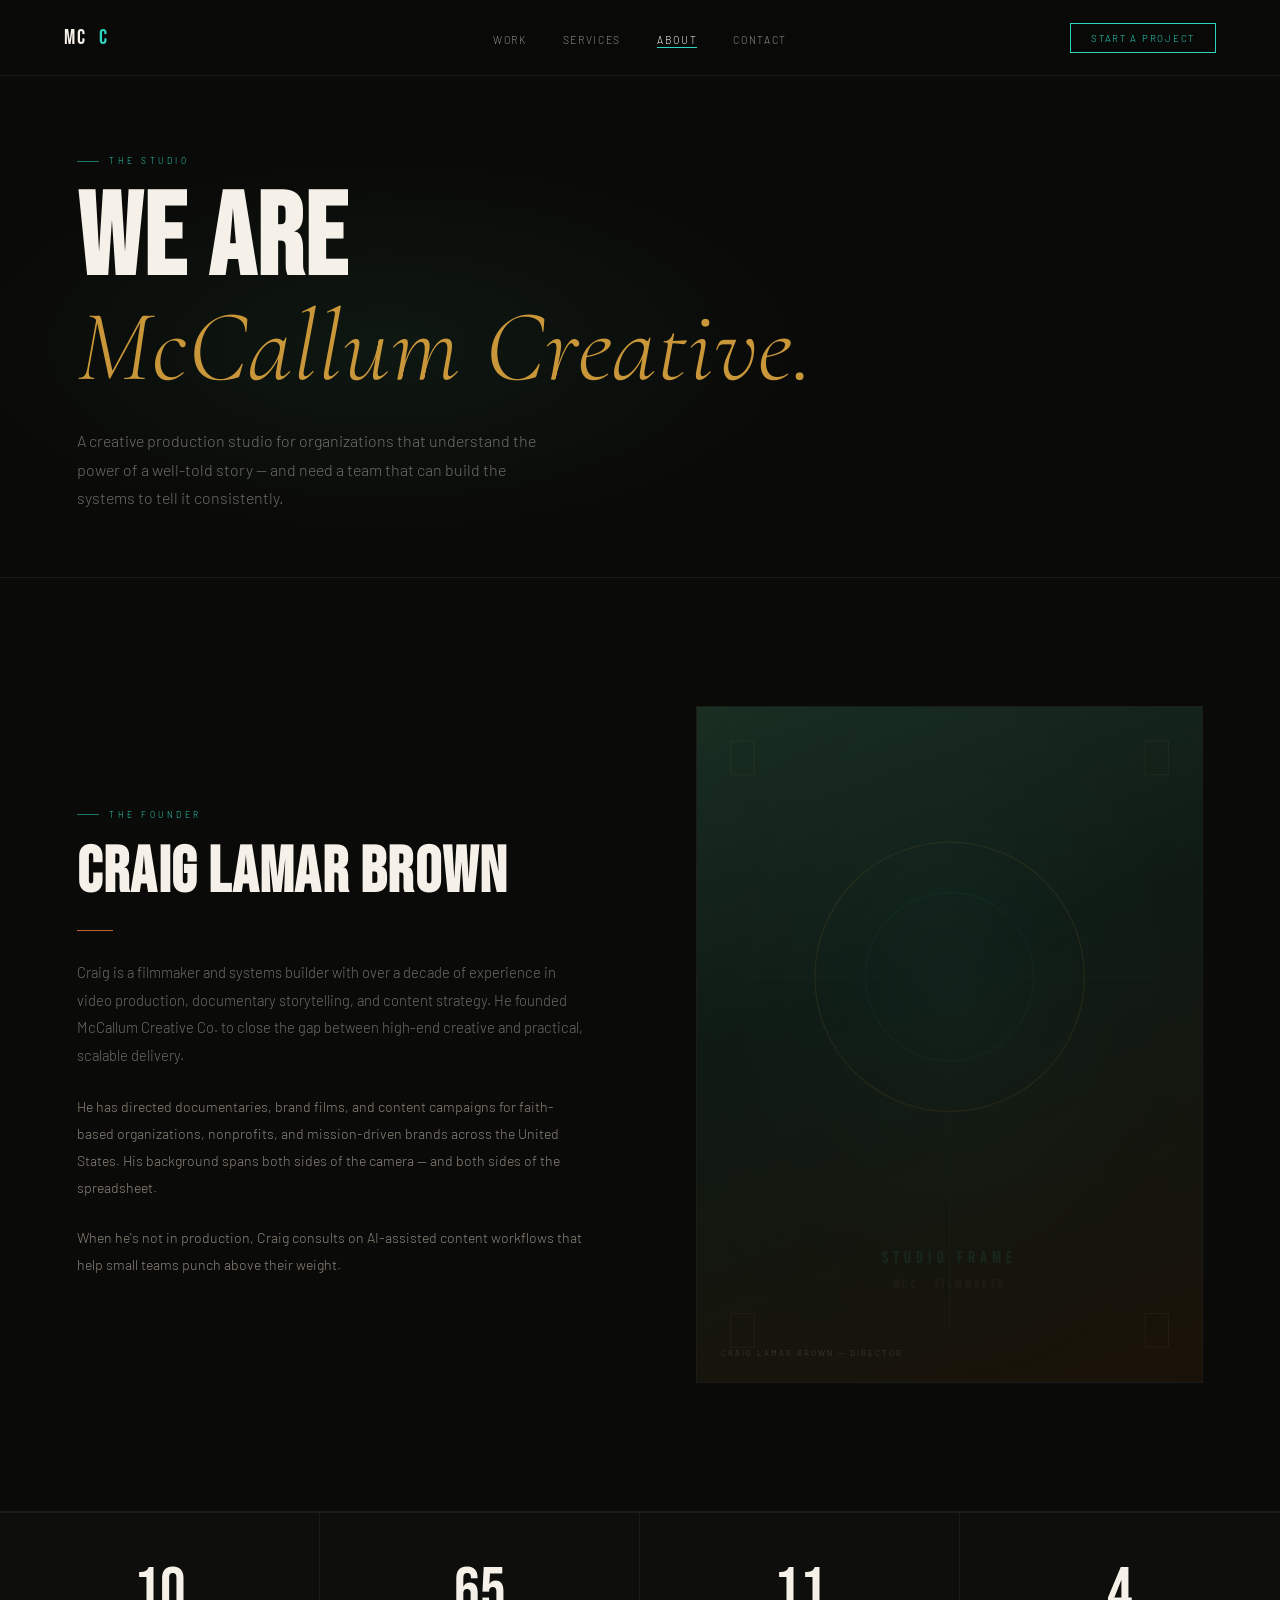
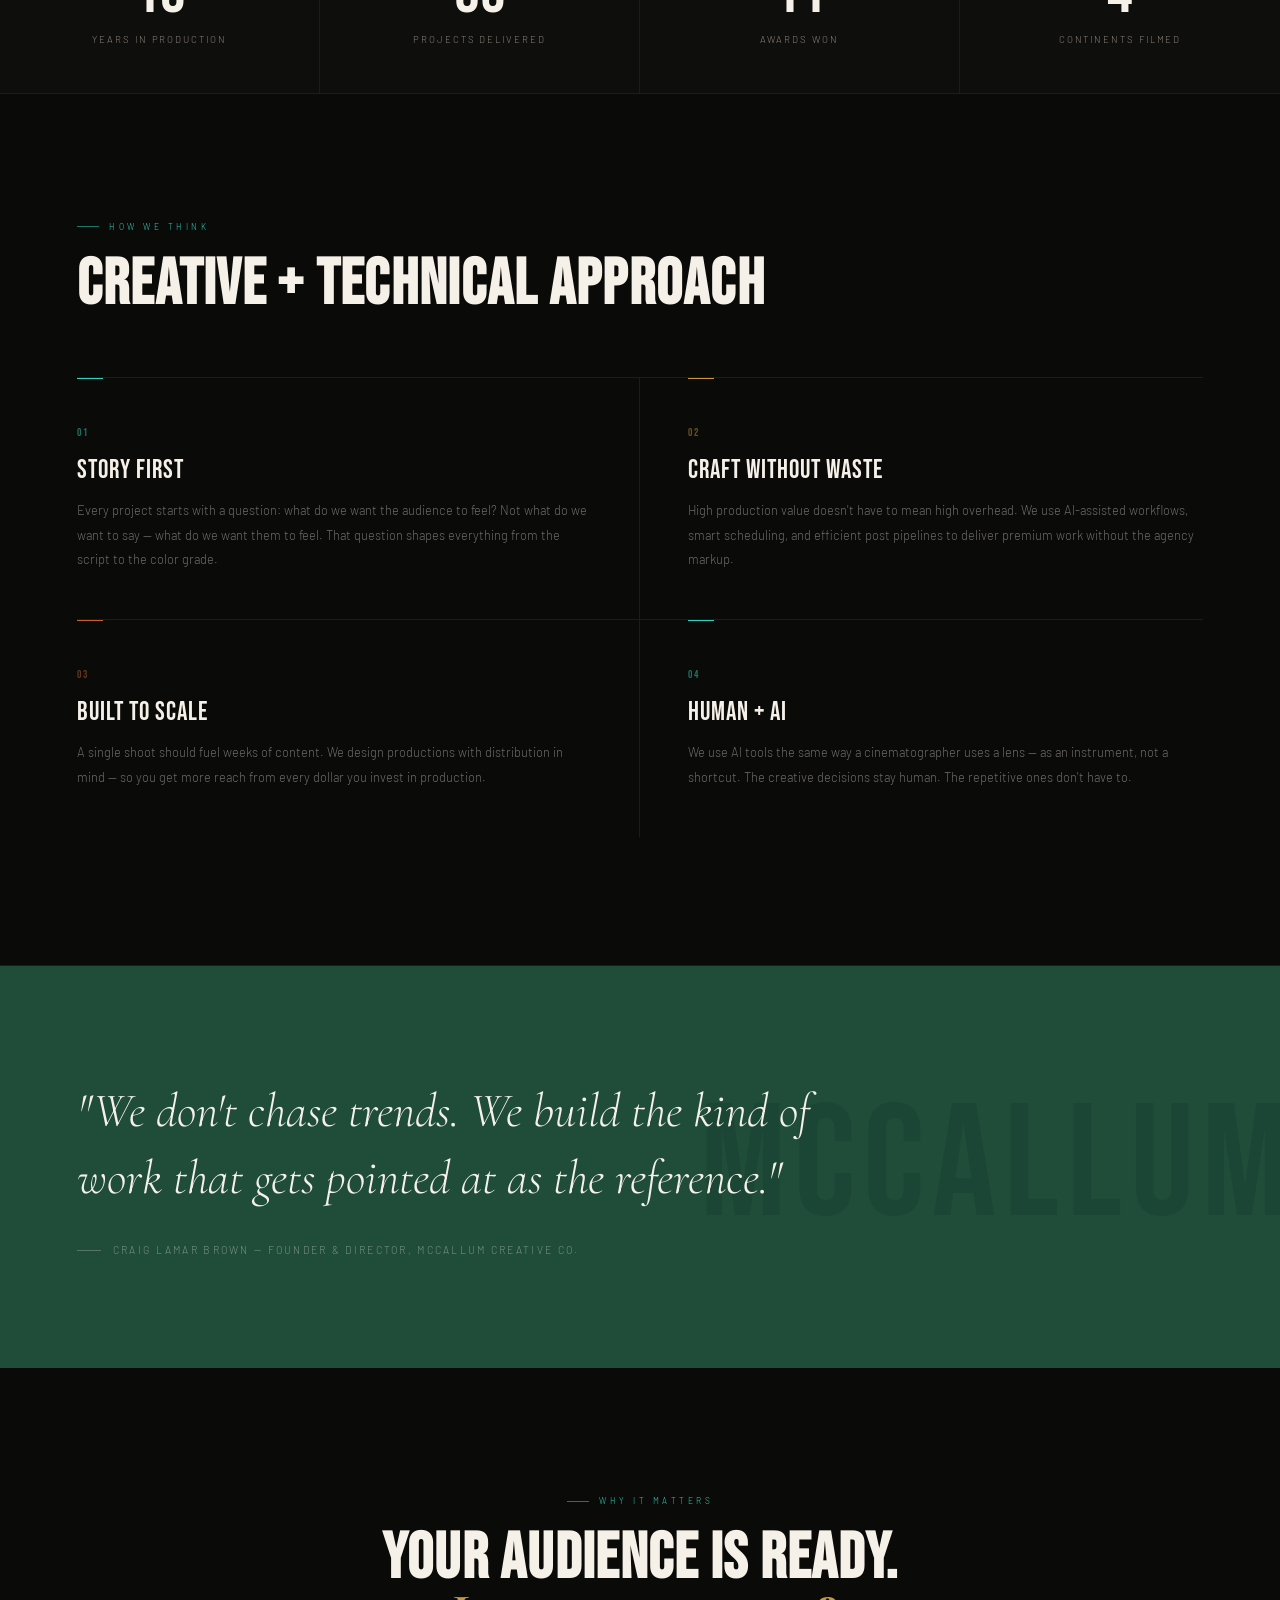
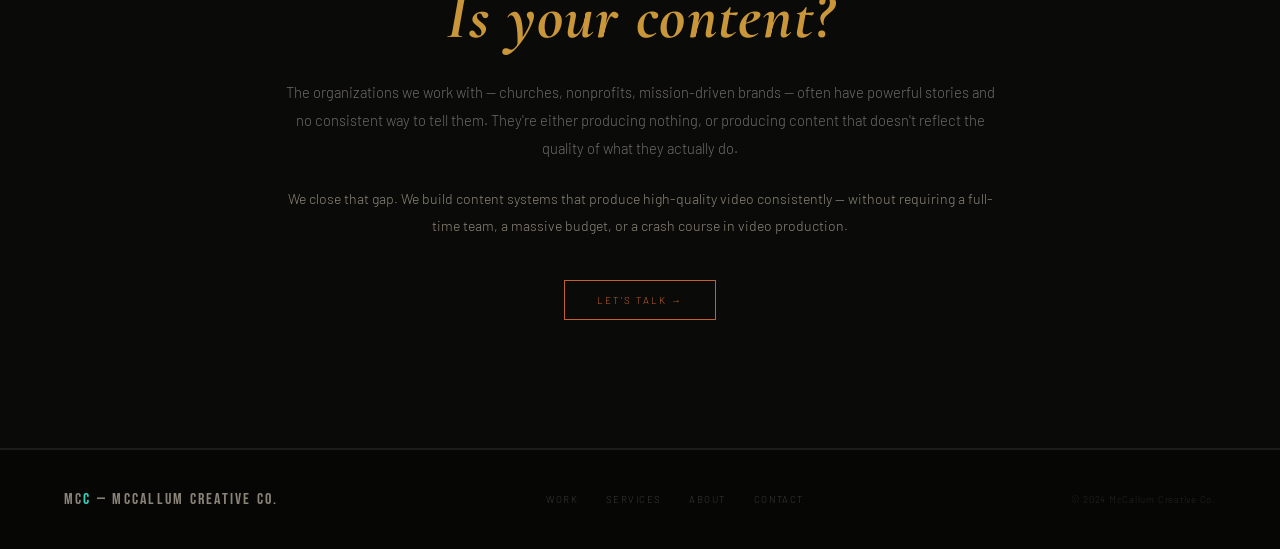
<file: about.html>
<!DOCTYPE html>
<html lang="en">
<head>
<meta charset="UTF-8"/><meta name="viewport" content="width=device-width,initial-scale=1.0"/>
<title>About — McCallum Creative Co.</title>
<link rel="stylesheet" href="/css/global.css"/>
<style>
/* ── TWO COL INTRO ── */
.intro-grid { display: grid; grid-template-columns: 1fr 1fr; gap: 7rem; align-items: center; }
.intro-img-frame {
  aspect-ratio: 3/4; background: linear-gradient(160deg,#1A2E22 0%,#0F1A14 40%,#1A1208 100%);
  position: relative; overflow: hidden; border: 1px solid var(--border);
  display: flex; align-items: center; justify-content: center;
}
.frame-art { position: absolute; inset: 0; opacity: .18; display: flex; align-items: center; justify-content: center; }

/* ── VALUES / APPROACH ── */
.approach-grid { display: grid; grid-template-columns: repeat(2,1fr); gap: 0; border-top: 1px solid var(--border); }
.approach-block { padding: 3rem 3rem 3rem 0; border-right: 1px solid var(--border); position: relative; }
.approach-block:nth-child(even) { padding-left: 3rem; padding-right: 0; border-right: none; }
.approach-block::before { content:''; position:absolute; top:0; left:0; width:26px; height:1px; background:var(--accent,var(--teal)); }
.approach-block:nth-child(even)::before { left:3rem; }
.approach-num { font-family:var(--disp); font-size:.68rem; letter-spacing:.22em; color:var(--accent,var(--teal)); opacity:.5; margin-bottom:1.2rem; display:block; }
.approach-title { font-family:var(--disp); font-size:1.6rem; letter-spacing:.04em; line-height:1; color:var(--fg); margin-bottom:.9rem; }
.approach-desc { font-size:.8rem; color:var(--dim); line-height:1.9; }

/* ── QUOTE ── */
.quote-section {
  padding: 7rem 6%;
  background: var(--green);
  position: relative; overflow: hidden;
}
.quote-section::before {
  content:'McCaLLUM'; position:absolute; right:-1rem; top:50%; transform:translateY(-50%);
  font-family:var(--disp); font-size:10rem; color:rgba(0,0,0,.1);
  letter-spacing:.05em; pointer-events:none; white-space:nowrap; line-height:1;
}
blockquote {
  font-family:var(--serif); font-size:clamp(1.8rem,4vw,3rem);
  font-weight:300; font-style:italic; line-height:1.4;
  color:var(--fg); max-width:780px; position:relative; z-index:1;
  margin-bottom:2rem;
}
cite { font-size:.65rem; letter-spacing:.22em; text-transform:uppercase; color:rgba(245,240,232,.42); display:flex; align-items:center; gap:.75rem; position:relative; z-index:1; font-style:normal; }
cite::before { content:''; display:block; width:24px; height:1px; background:rgba(245,240,232,.25); }

/* ── STATS ── */
.stats-grid { display: grid; grid-template-columns: repeat(4,1fr); gap: 0; border-top: 1px solid var(--border); }
.stat-block { padding: 3rem 2.5rem; border-right: 1px solid var(--border); text-align: center; }
.stat-block:last-child { border-right: none; }
.stat-num { font-family:var(--disp); font-size:clamp(2.5rem,5vw,4rem); color:var(--fg); line-height:1; margin-bottom:.5rem; }
.stat-label { font-size:.6rem; letter-spacing:.2em; text-transform:uppercase; color:var(--muted); }

@media(max-width:760px){
  .intro-grid { grid-template-columns:1fr; gap:3rem; }
  .approach-grid { grid-template-columns:1fr; }
  .approach-block { border-right:none; border-top:1px solid var(--border); padding:2.5rem 0; }
  .approach-block:nth-child(even) { padding-left:0; }
  .approach-block::before, .approach-block:nth-child(even)::before { left:0; }
  .stats-grid { grid-template-columns:repeat(2,1fr); }
  .stat-block:nth-child(2) { border-right:none; }
  .stat-block:nth-child(3) { border-right:1px solid var(--border); }
  .quote-section { padding:5rem 6%; }
}
</style>
</head>
<body>

<nav class="nav">
  <a href="/index.html" class="nav-logo">MC<span>C</span></a>
  <ul class="nav-links">
    <li><a href="/work.html">Work</a></li>
    <li><a href="/services.html">Services</a></li>
    <li><a href="/about.html" class="active">About</a></li>
    <li><a href="/contact.html">Contact</a></li>
  </ul>
  <div class="nav-right">
    <a href="/contact.html" class="nav-cta">Start a Project</a>
    <button class="hamburger" id="hamburger" onclick="toggleMenu()"><span></span><span></span><span></span></button>
  </div>
</nav>
<div class="mobile-menu" id="mobileMenu">
  <a href="/work.html" onclick="closeMenu()">Work</a>
  <a href="/services.html" onclick="closeMenu()">Services</a>
  <a href="/about.html" onclick="closeMenu()">About</a>
  <a href="/contact.html" onclick="closeMenu()">Contact</a>
  <div class="mobile-cta-wrap"><a href="/contact.html" class="btn btn-teal" onclick="closeMenu()">Start a Project</a></div>
</div>

<!-- HERO -->
<div class="page-hero" style="min-height:48vh">
  <div style="position:absolute;inset:0;background:radial-gradient(ellipse 50% 50% at 30% 60%,rgba(31,77,58,.2) 0%,transparent 65%);pointer-events:none"></div>
  <div class="page-hero-inner">
    <div class="eyebrow reveal">The Studio</div>
    <h1 class="hero-hl reveal">We are<br><em>McCallum Creative.</em></h1>
    <p class="hero-sub reveal">A creative production studio for organizations that understand the power of a well-told story — and need a team that can build the systems to tell it consistently.</p>
  </div>
</div>

<!-- INTRO: Craig -->
<section class="section border-b">
  <div class="intro-grid">
    <div class="reveal">
      <div class="eyebrow">The Founder</div>
      <h2 class="disp" style="font-size:clamp(2.5rem,5vw,4rem);margin-bottom:1.75rem">Craig Lamar Brown</h2>
      <div class="rule"></div>
      <p style="font-size:.92rem;color:var(--dim);line-height:1.9;margin-bottom:1.5rem">Craig is a filmmaker and systems builder with over a decade of experience in video production, documentary storytelling, and content strategy. He founded McCallum Creative Co. to close the gap between high-end creative and practical, scalable delivery.</p>
      <p style="font-size:.88rem;color:var(--muted);line-height:1.9;margin-bottom:1.5rem">He has directed documentaries, brand films, and content campaigns for faith-based organizations, nonprofits, and mission-driven brands across the United States. His background spans both sides of the camera — and both sides of the spreadsheet.</p>
      <p style="font-size:.88rem;color:var(--muted);line-height:1.9">When he's not in production, Craig consults on AI-assisted content workflows that help small teams punch above their weight.</p>
    </div>
    <div class="reveal rd2">
      <div class="intro-img-frame">
        <div class="frame-art">
          <svg viewBox="0 0 300 400" xmlns="http://www.w3.org/2000/svg" width="100%" height="100%">
            <defs><radialGradient id="rg" cx="50%" cy="40%" r="65%"><stop offset="0%" stop-color="#2DD4BF" stop-opacity=".25"/><stop offset="100%" stop-color="#0A0A08" stop-opacity="0"/></radialGradient></defs>
            <rect width="300" height="400" fill="url(#rg)"/>
            <circle cx="150" cy="160" r="80" fill="none" stroke="#C9973A" stroke-width=".7" opacity=".6"/>
            <circle cx="150" cy="160" r="50" fill="none" stroke="#2DD4BF" stroke-width=".5" opacity=".4"/>
            <line x1="30" y1="160" x2="270" y2="160" stroke="#1F4D3A" stroke-width=".5" opacity=".9"/>
            <line x1="150" y1="40" x2="150" y2="370" stroke="#1F4D3A" stroke-width=".5" opacity=".9"/>
            <text x="150" y="330" text-anchor="middle" font-family="Bebas Neue" font-size="10" fill="#2DD4BF" opacity=".5" letter-spacing="3">STUDIO FRAME</text>
            <text x="150" y="345" text-anchor="middle" font-family="Bebas Neue" font-size="7" fill="#8A8478" opacity=".4" letter-spacing="2">MCC · FILMMAKER</text>
            <rect x="20" y="20" width="14" height="20" fill="none" stroke="#C9973A" stroke-width=".6" opacity=".4"/>
            <rect x="266" y="20" width="14" height="20" fill="none" stroke="#C9973A" stroke-width=".6" opacity=".4"/>
            <rect x="20" y="360" width="14" height="20" fill="none" stroke="#C9973A" stroke-width=".6" opacity=".4"/>
            <rect x="266" y="360" width="14" height="20" fill="none" stroke="#C9973A" stroke-width=".6" opacity=".4"/>
          </svg>
        </div>
        <div style="position:absolute;bottom:1.5rem;left:1.5rem;font-size:.5rem;letter-spacing:.25em;text-transform:uppercase;color:rgba(255,255,255,.2)">Craig Lamar Brown — Director</div>
      </div>
    </div>
  </div>
</section>

<!-- STATS -->
<section class="border-b" style="background:var(--bg2)">
  <div class="stats-grid">
    <div class="stat-block reveal">
      <div class="stat-num" data-target="12">0</div>
      <div class="stat-label">Years in Production</div>
    </div>
    <div class="stat-block reveal rd1">
      <div class="stat-num" data-target="80">0</div>
      <div class="stat-label">Projects Delivered</div>
    </div>
    <div class="stat-block reveal rd2">
      <div class="stat-num" data-target="14">0</div>
      <div class="stat-label">Awards Won</div>
    </div>
    <div class="stat-block reveal rd3">
      <div class="stat-num">4</div>
      <div class="stat-label">Continents Filmed</div>
    </div>
  </div>
</section>

<!-- APPROACH -->
<section class="section border-b">
  <div class="eyebrow reveal">How We Think</div>
  <h2 class="disp reveal" style="font-size:clamp(2.2rem,5vw,4rem);margin-bottom:4rem">Creative + Technical Approach</h2>
  <div class="approach-grid">
    <div class="approach-block reveal" style="--accent:var(--teal)">
      <span class="approach-num">01</span>
      <div class="approach-title">Story First</div>
      <p class="approach-desc">Every project starts with a question: what do we want the audience to feel? Not what do we want to say — what do we want them to feel. That question shapes everything from the script to the color grade.</p>
    </div>
    <div class="approach-block reveal rd1" style="--accent:var(--gold)">
      <span class="approach-num">02</span>
      <div class="approach-title">Craft Without Waste</div>
      <p class="approach-desc">High production value doesn't have to mean high overhead. We use AI-assisted workflows, smart scheduling, and efficient post pipelines to deliver premium work without the agency markup.</p>
    </div>
    <div class="approach-block reveal rd2" style="--accent:var(--orange);margin-top:0;border-top:1px solid var(--border);padding-top:3rem">
      <span class="approach-num">03</span>
      <div class="approach-title">Built to Scale</div>
      <p class="approach-desc">A single shoot should fuel weeks of content. We design productions with distribution in mind — so you get more reach from every dollar you invest in production.</p>
    </div>
    <div class="approach-block reveal rd3" style="--accent:var(--teal);border-top:1px solid var(--border);padding-top:3rem;padding-left:3rem;border-right:none">
      <span class="approach-num">04</span>
      <div class="approach-title">Human + AI</div>
      <p class="approach-desc">We use AI tools the same way a cinematographer uses a lens — as an instrument, not a shortcut. The creative decisions stay human. The repetitive ones don't have to.</p>
    </div>
  </div>
</section>

<!-- QUOTE -->
<div class="quote-section">
  <blockquote class="reveal">"We don't chase trends. We build the kind of work that gets pointed at as the reference."</blockquote>
  <cite class="reveal">Craig Lamar Brown — Founder & Director, McCallum Creative Co.</cite>
</div>

<!-- WHY IT MATTERS -->
<section class="section border-b">
  <div style="max-width:720px;margin:0 auto;text-align:center">
    <div class="eyebrow reveal" style="justify-content:center">Why It Matters</div>
    <h2 class="disp reveal" style="font-size:clamp(2.2rem,5vw,4rem);margin:.75rem 0 2rem">Your audience is ready.<br><span style="font-family:var(--serif);font-style:italic;color:var(--gold)">Is your content?</span></h2>
    <p class="reveal" style="font-size:.92rem;color:var(--dim);line-height:1.9;margin-bottom:1.5rem">The organizations we work with — churches, nonprofits, mission-driven brands — often have powerful stories and no consistent way to tell them. They're either producing nothing, or producing content that doesn't reflect the quality of what they actually do.</p>
    <p class="reveal" style="font-size:.88rem;color:var(--muted);line-height:1.9;margin-bottom:2.5rem">We close that gap. We build content systems that produce high-quality video consistently — without requiring a full-time team, a massive budget, or a crash course in video production.</p>
    <a href="/contact.html" class="btn btn-orange reveal" style="margin:0 auto">Let's Talk →</a>
  </div>
</section>

<footer>
  <div class="footer-logo">MC<span>C</span> — McCallum Creative Co.</div>
  <div class="footer-links"><a href="/work.html">Work</a><a href="/services.html">Services</a><a href="/about.html">About</a><a href="/contact.html">Contact</a></div>
  <div class="footer-copy">© 2024 McCallum Creative Co.</div>
</footer>

<script>
let menuOpen=false;
function toggleMenu(){menuOpen=!menuOpen;document.getElementById('hamburger').classList.toggle('open',menuOpen);document.getElementById('mobileMenu').classList.toggle('open',menuOpen);}
function closeMenu(){menuOpen=false;document.getElementById('hamburger').classList.remove('open');document.getElementById('mobileMenu').classList.remove('open');}

// Scroll reveal
const io=new IntersectionObserver(e=>e.forEach(x=>{if(x.isIntersecting){x.target.classList.add('on');io.unobserve(x.target);}}),{threshold:.1});
document.querySelectorAll('.reveal').forEach(el=>io.observe(el));

// Counter animation
function animateCounter(el) {
  const target = parseInt(el.dataset.target);
  const suffix = el.dataset.target.includes('+') ? '+' : '';
  let val = 0; const dur = 1800; const start = Date.now();
  const tick = () => {
    const p = Math.min((Date.now()-start)/dur,1);
    const ease = 1-Math.pow(1-p,3);
    val = Math.round(ease*target);
    el.textContent = val + (p===1 ? '+' : '');
    if(p<1) requestAnimationFrame(tick);
  };
  tick();
}
const cio = new IntersectionObserver(e=>e.forEach(x=>{
  if(x.isIntersecting){
    const el = x.target.querySelector('[data-target]');
    if(el) animateCounter(el);
    cio.unobserve(x.target);
  }
}),{threshold:.3});
document.querySelectorAll('.stat-block').forEach(el=>cio.observe(el));
</script>
</body>
</html>
</file>
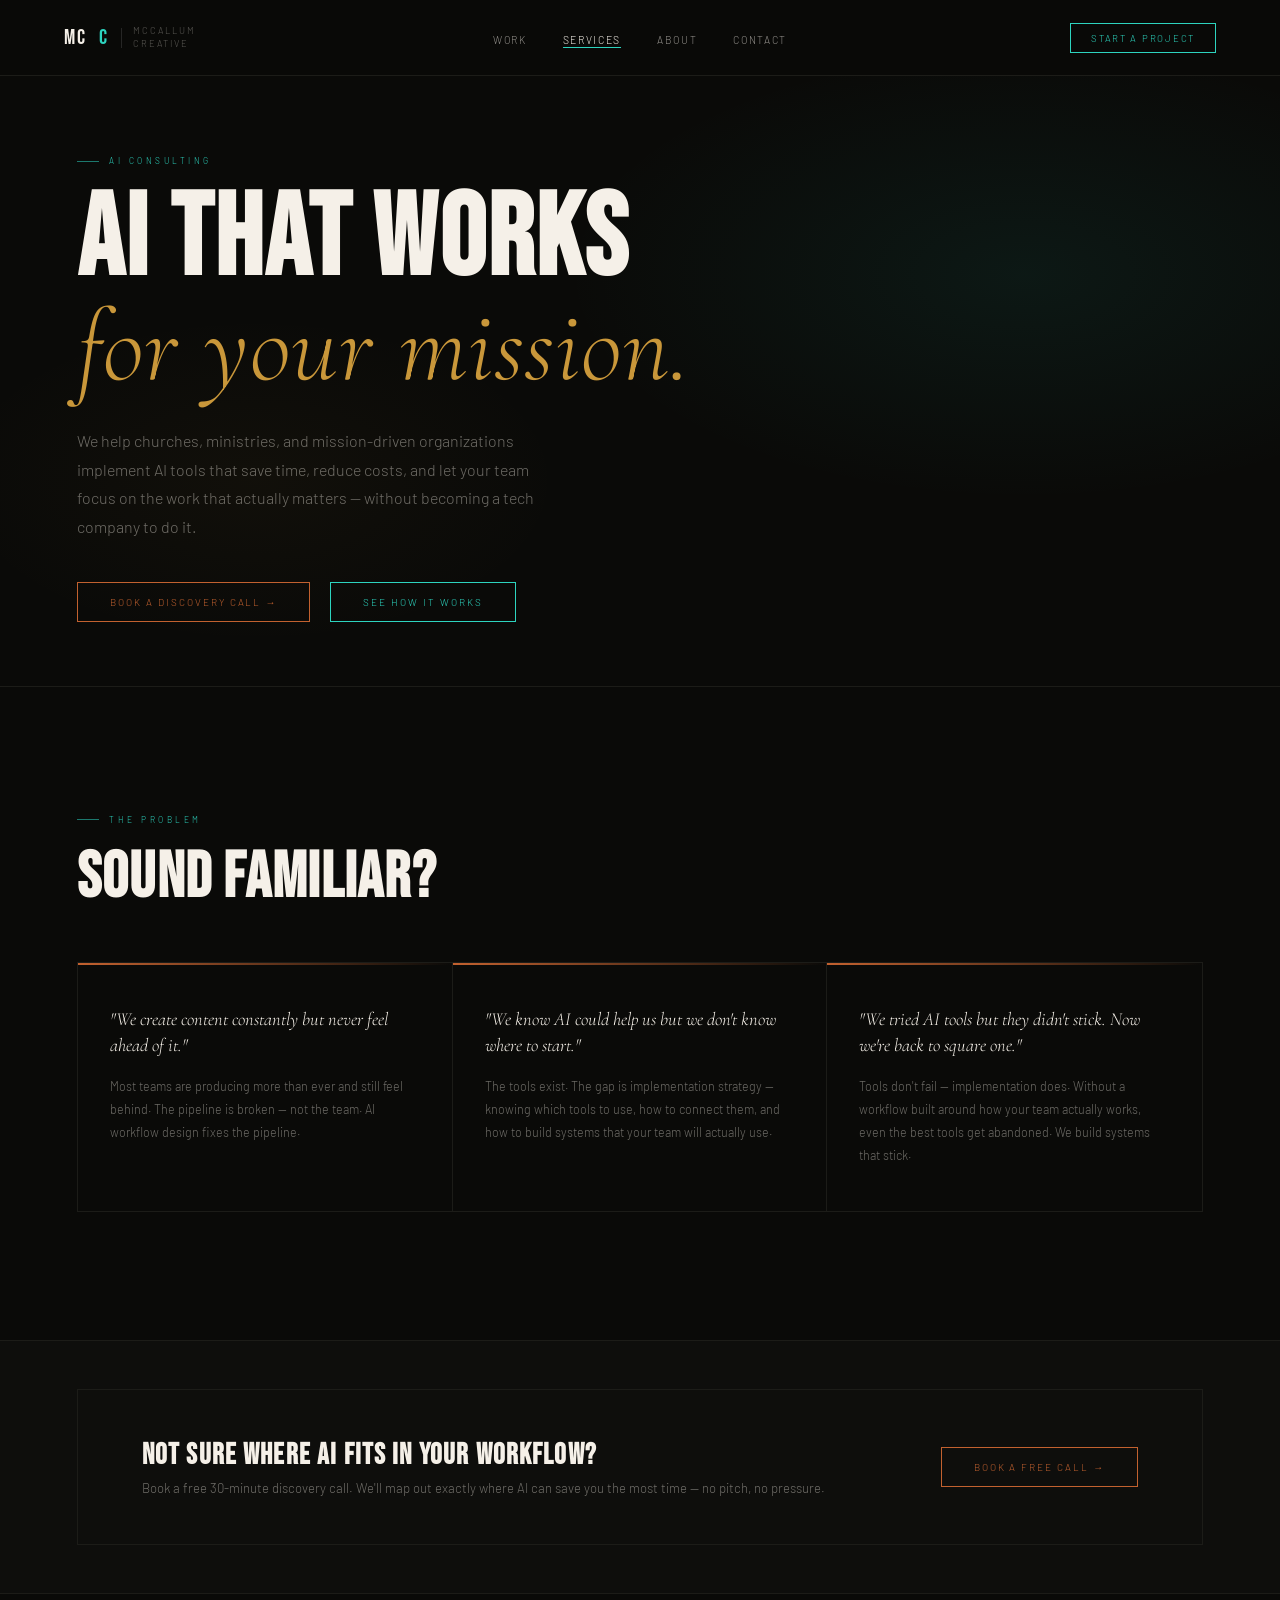
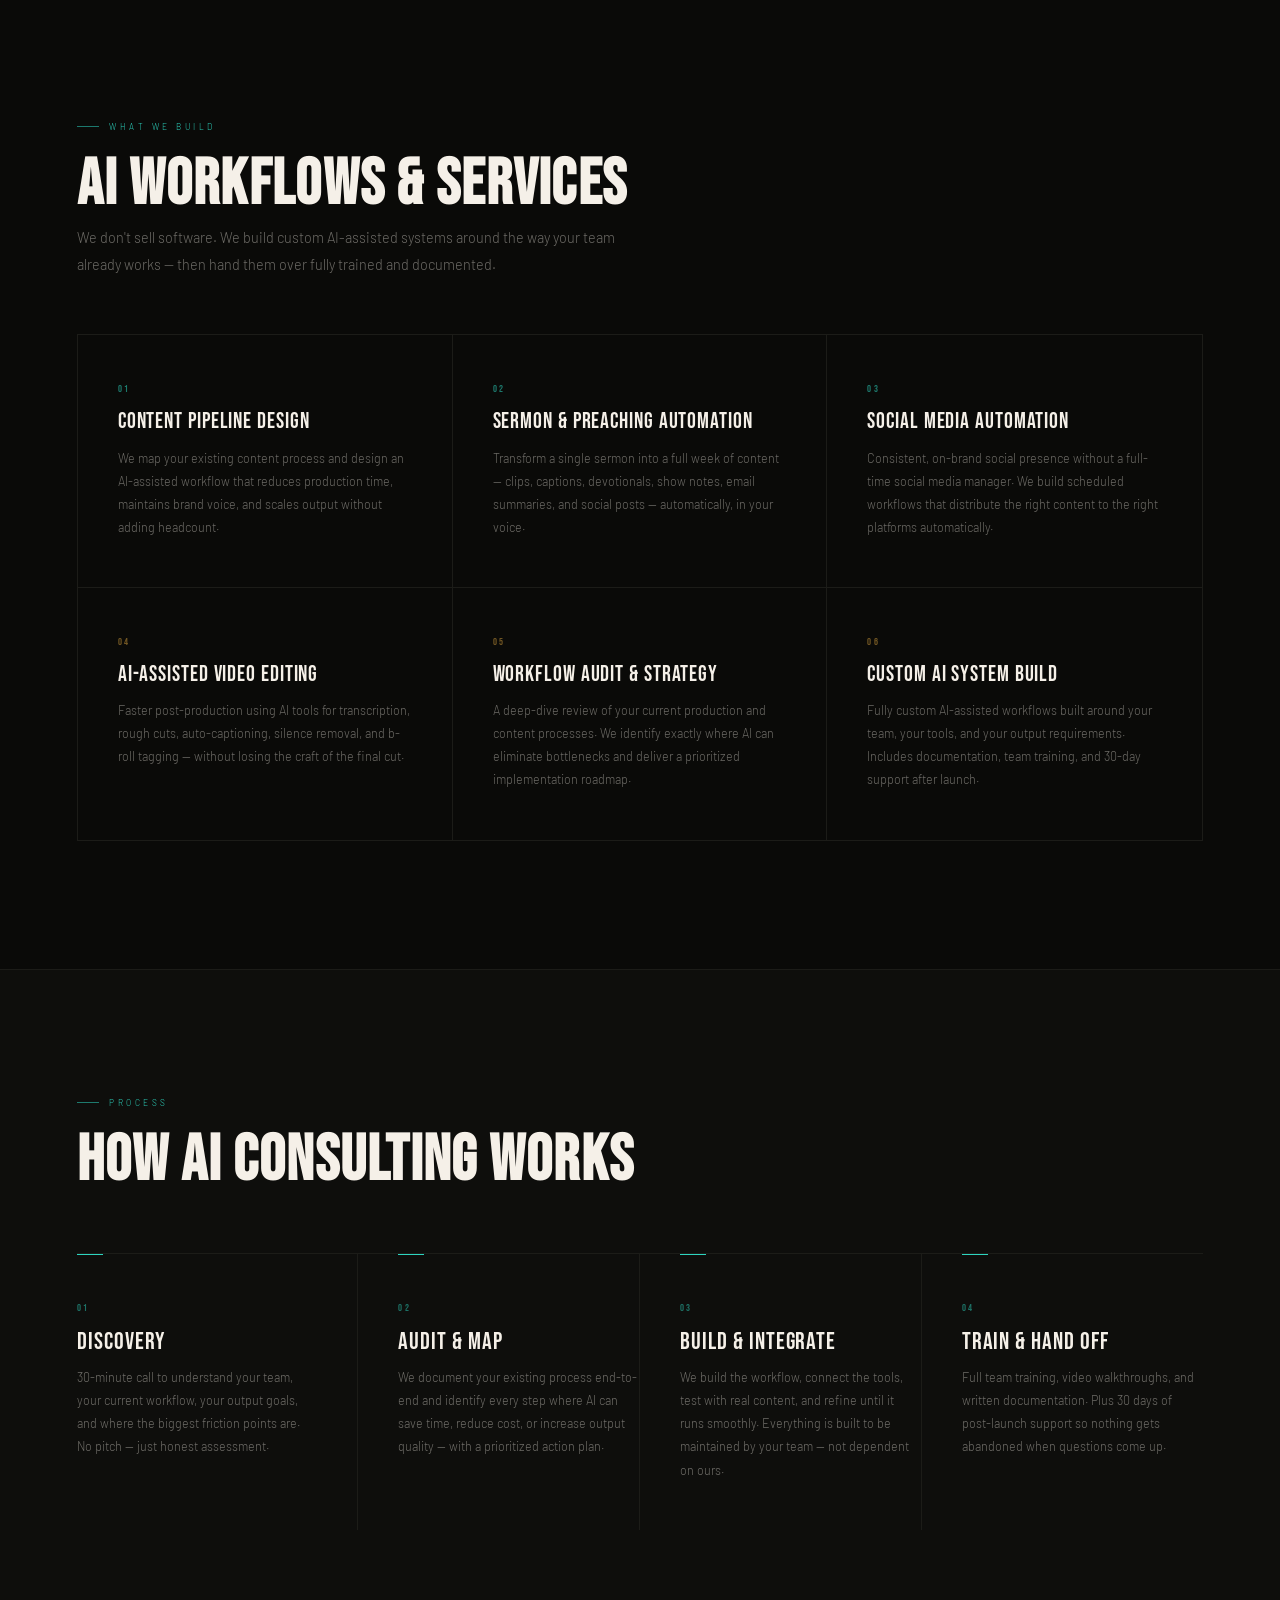
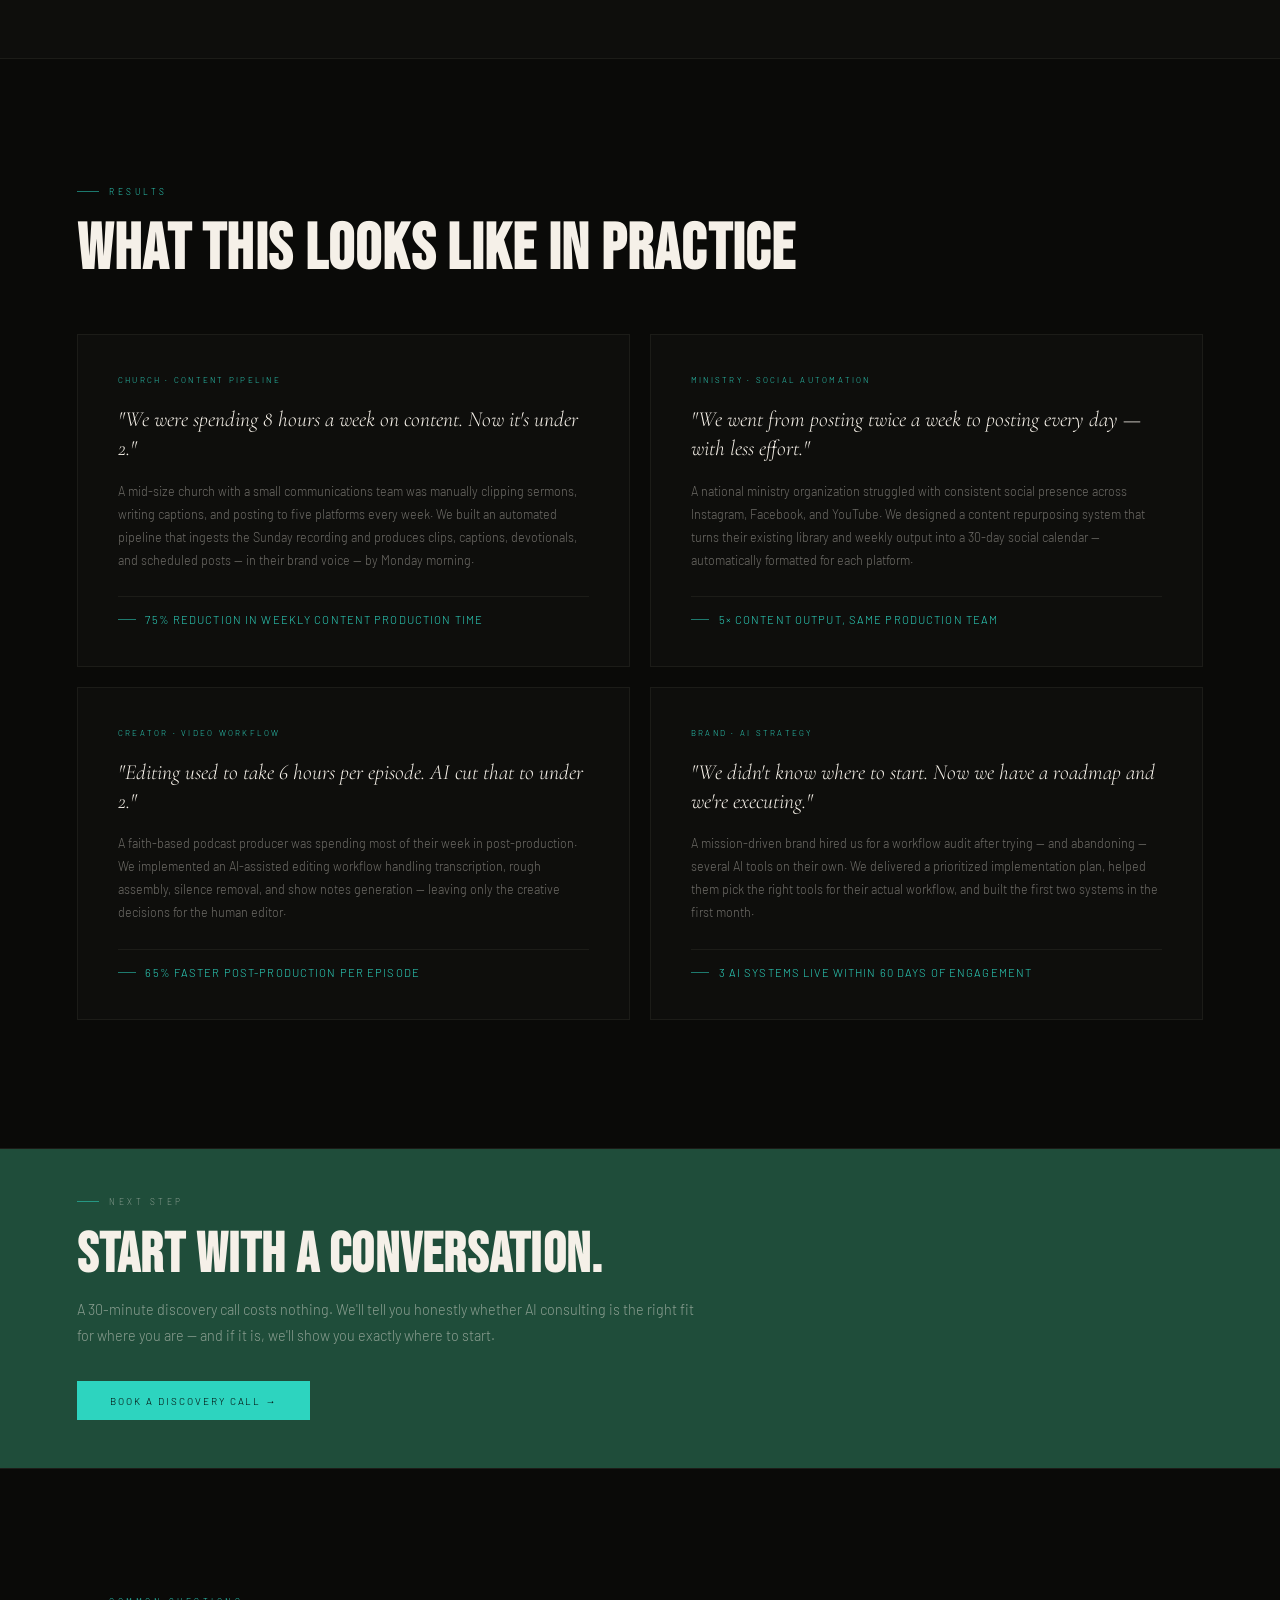
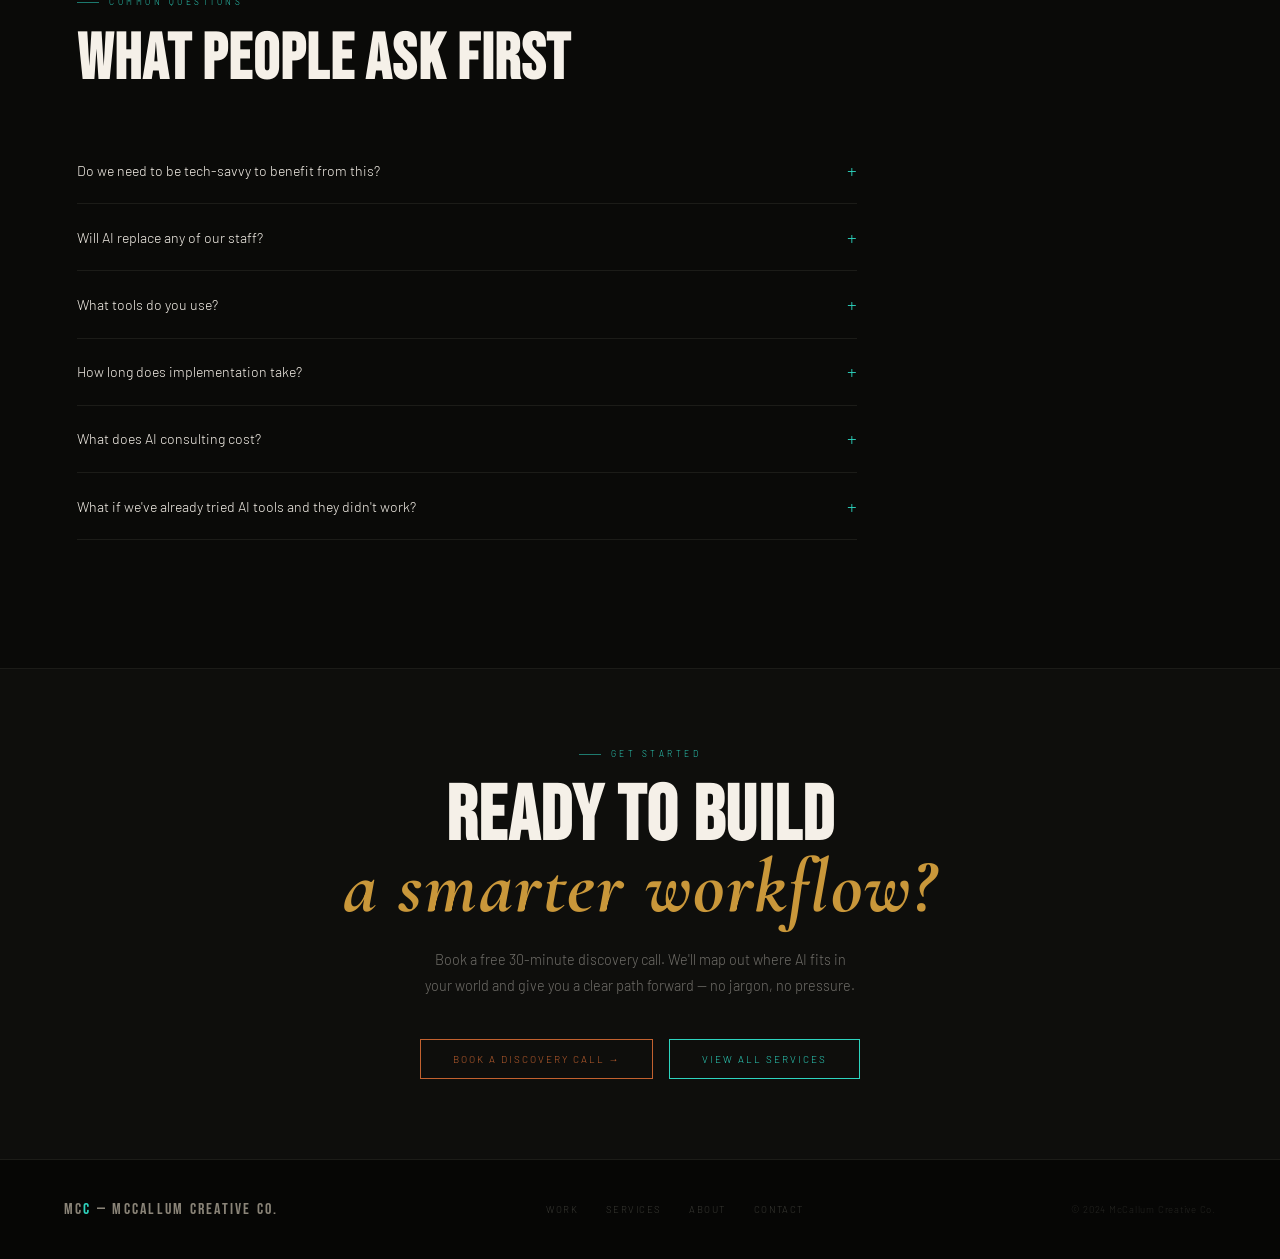
<file: ai-consulting.html>
<!DOCTYPE html>
<html lang="en">
<head>
<meta charset="UTF-8"/><meta name="viewport" content="width=device-width,initial-scale=1.0"/>
<title>AI Consulting — McCallum Creative Co.</title>
<meta name="description" content="Practical AI implementation for churches, ministries, and mission-driven brands. Workflow automation, content pipelines, and custom AI systems that actually work."/>
<link rel="stylesheet" href="/css/global.css"/>
<style>

/* ── PROBLEM SECTION ── */
.problem-grid {
  display: grid;
  grid-template-columns: repeat(3,1fr);
  gap: 0;
  border: 1px solid var(--border);
}
.problem-card {
  padding: 2.75rem 2rem;
  border-right: 1px solid var(--border);
  position: relative;
}
.problem-card:last-child { border-right: none; }
.problem-card::before {
  content: '';
  position: absolute; top: 0; left: 0;
  width: 100%; height: 2px;
  background: linear-gradient(to right, var(--orange), transparent);
}
.problem-q {
  font-family: var(--serif);
  font-size: 1.15rem; font-style: italic; font-weight: 300;
  color: var(--fg); line-height: 1.4; margin-bottom: 1rem;
}
.problem-a { font-size: .78rem; color: var(--dim); line-height: 1.85; }

/* ── SERVICES GRID ── */
.ai-grid {
  display: grid;
  grid-template-columns: repeat(3,1fr);
  gap: 0;
  border: 1px solid var(--border);
}
.ai-card {
  padding: 3rem 2.5rem;
  border-right: 1px solid var(--border);
  border-bottom: 1px solid var(--border);
  position: relative; overflow: hidden;
  transition: background .4s;
}
.ai-card:hover { background: var(--bg3); }
.ai-card::after {
  content: '';
  position: absolute; bottom: 0; left: 0; right: 0; height: 2px;
  background: var(--accent, var(--teal));
  transform: scaleX(0); transform-origin: left;
  transition: transform .5s cubic-bezier(.16,1,.3,1);
}
.ai-card:hover::after { transform: scaleX(1); }
.ai-card:nth-child(3n) { border-right: none; }
.ai-card:nth-last-child(-n+3) { border-bottom: none; }
.ai-card-num {
  font-family: var(--disp); font-size: .65rem;
  letter-spacing: .22em; color: var(--accent, var(--teal));
  opacity: .55; margin-bottom: 1rem; display: block;
}
.ai-card-title {
  font-family: var(--disp); font-size: 1.4rem;
  letter-spacing: .04em; line-height: 1; color: var(--fg);
  margin-bottom: .8rem;
}
.ai-card-desc { font-size: .78rem; color: var(--dim); line-height: 1.85; }

/* ── PROCESS ── */
.ai-process {
  display: grid;
  grid-template-columns: repeat(4,1fr);
  gap: 0;
  border-top: 1px solid var(--border);
}
.ai-step {
  padding: 3rem 2.5rem 3rem 0;
  border-right: 1px solid var(--border);
  position: relative;
}
.ai-step:last-child { border-right: none; }
.ai-step:not(:first-child) { padding-left: 2.5rem; padding-right: 0; }
.ai-step::before {
  content: '';
  position: absolute; top: 0; left: 0;
  width: 26px; height: 1px; background: var(--teal);
}
.ai-step:not(:first-child)::before { left: 2.5rem; }
.ai-step-num {
  font-family: var(--disp); font-size: .65rem;
  letter-spacing: .22em; color: var(--teal); opacity: .5;
  margin-bottom: 1rem; display: block;
}
.ai-step-name {
  font-family: var(--disp); font-size: 1.5rem;
  letter-spacing: .04em; line-height: 1;
  color: var(--fg); margin-bottom: .75rem;
}
.ai-step-desc { font-size: .78rem; color: var(--dim); line-height: 1.85; }

/* ── CASE STUDIES ── */
.cases-grid {
  display: grid;
  grid-template-columns: 1fr 1fr;
  gap: 1.25rem;
}
.case-card {
  background: var(--bg2);
  border: 1px solid var(--border);
  padding: 2.5rem;
  position: relative; overflow: hidden;
  transition: border-color .4s;
}
.case-card:hover { border-color: rgba(45,212,191,.25); }
.case-tag {
  font-size: .5rem; letter-spacing: .28em; text-transform: uppercase;
  color: var(--teal); margin-bottom: 1.25rem; display: block;
}
.case-headline {
  font-family: var(--serif); font-size: 1.35rem;
  font-style: italic; font-weight: 300;
  color: var(--fg); line-height: 1.35; margin-bottom: 1rem;
}
.case-body { font-size: .78rem; color: var(--dim); line-height: 1.85; margin-bottom: 1.5rem; }
.case-result {
  font-size: .7rem; letter-spacing: .1em; text-transform: uppercase;
  color: var(--teal); border-top: 1px solid var(--border);
  padding-top: 1rem; display: flex; align-items: center; gap: .6rem;
}
.case-result::before {
  content: ''; display: block; width: 18px; height: 1px;
  background: var(--teal); opacity: .55;
}

/* ── FAQ ── */
.faq-item { border-bottom: 1px solid var(--border); }
.faq-q {
  display: flex; justify-content: space-between; align-items: center;
  padding: 1.35rem 0; cursor: pointer;
  font-size: .88rem; color: var(--fg); font-weight: 300;
  transition: color .3s; user-select: none;
}
.faq-q:hover { color: var(--teal); }
.faq-icon { font-size: 1.2rem; color: var(--teal); transition: transform .3s; flex-shrink: 0; }
.faq-item.open .faq-icon { transform: rotate(45deg); }
.faq-a { font-size: .8rem; color: var(--dim); line-height: 1.85; padding: 0 0 1.25rem; display: none; max-width: 680px; }
.faq-item.open .faq-a { display: block; }

/* ── DISCOVERY CTA BAR ── */
.discovery-bar {
  display: grid;
  grid-template-columns: 1fr auto;
  gap: 3rem;
  align-items: center;
  padding: 3rem 4rem;
  background: var(--bg2);
  border: 1px solid var(--border);
}
.discovery-bar-text h3 {
  font-family: var(--disp); font-size: 1.8rem;
  letter-spacing: .04em; color: var(--fg); margin-bottom: .4rem;
}
.discovery-bar-text p { font-size: .82rem; color: var(--dim); }

/* ── RESPONSIVE ── */
@media(max-width:800px){
  .problem-grid { grid-template-columns: 1fr; }
  .problem-card { border-right: none; border-bottom: 1px solid var(--border); }
  .ai-grid { grid-template-columns: 1fr; }
  .ai-card { border-right: none; }
  .ai-card:nth-last-child(-n+3) { border-bottom: 1px solid var(--border); }
  .ai-card:last-child { border-bottom: none; }
  .ai-process { grid-template-columns: 1fr; }
  .ai-step { border-right: none; border-top: 1px solid var(--border); padding: 2.5rem 0; }
  .ai-step:not(:first-child) { padding-left: 0; }
  .ai-step::before, .ai-step:not(:first-child)::before { left: 0; }
  .cases-grid { grid-template-columns: 1fr; }
  .discovery-bar { grid-template-columns: 1fr; gap: 1.5rem; padding: 2rem; }
}
</style>
</head>
<body data-page="services">

<nav class="nav" id="mainNav">
  <a href="/index.html" class="nav-logo">MC<span>C</span>
    <div class="nav-logo-div"></div>
    <div class="nav-logo-name">McCallum<br>Creative</div>
  </a>
  <ul class="nav-links">
    <li><a href="/work.html">Work</a></li>
    <li><a href="/services.html" class="active">Services</a></li>
    <li><a href="/about.html">About</a></li>
    <li><a href="/contact.html">Contact</a></li>
  </ul>
  <div class="nav-right">
    <a href="/contact.html" class="nav-cta">Start a Project</a>
    <button class="hamburger" id="hamburger" onclick="toggleMenu()"><span></span><span></span><span></span></button>
  </div>
</nav>
<div class="mobile-menu" id="mobileMenu">
  <a href="/work.html" onclick="closeMenu()">Work</a>
  <a href="/services.html" onclick="closeMenu()">Services</a>
  <a href="/about.html" onclick="closeMenu()">About</a>
  <a href="/contact.html" onclick="closeMenu()">Contact</a>
  <div class="mobile-cta-wrap"><a href="/contact.html" class="btn btn-teal" onclick="closeMenu()">Start a Project</a></div>
</div>

<!-- HERO -->
<div class="page-hero" style="min-height:55vh">
  <div style="position:absolute;inset:0;background:radial-gradient(ellipse 60% 55% at 80% 40%,rgba(45,212,191,.07) 0%,transparent 60%);pointer-events:none"></div>
  <div style="position:absolute;inset:0;background:radial-gradient(ellipse 40% 40% at 20% 70%,rgba(201,151,58,.04) 0%,transparent 60%);pointer-events:none"></div>
  <div class="page-hero-inner">
    <div class="eyebrow reveal">AI Consulting</div>
    <h1 class="hero-hl reveal">AI that works<br><em>for your mission.</em></h1>
    <p class="hero-sub reveal">We help churches, ministries, and mission-driven organizations implement AI tools that save time, reduce costs, and let your team focus on the work that actually matters — without becoming a tech company to do it.</p>
    <div style="margin-top:2.5rem;display:flex;gap:1.25rem;flex-wrap:wrap" class="reveal">
      <a href="/contact.html" class="btn btn-orange">Book a Discovery Call →</a>
      <a href="#how-it-works" class="btn btn-teal">See How It Works</a>
    </div>
  </div>
</div>

<!-- PROBLEMS WE SOLVE -->
<section class="section border-b">
  <div class="eyebrow reveal">The Problem</div>
  <h2 class="disp reveal" style="font-size:clamp(2.2rem,5vw,4rem);margin-bottom:3.5rem">Sound familiar?</h2>
  <div class="problem-grid reveal">
    <div class="problem-card">
      <div class="problem-q">"We create content constantly but never feel ahead of it."</div>
      <p class="problem-a">Most teams are producing more than ever and still feel behind. The pipeline is broken — not the team. AI workflow design fixes the pipeline.</p>
    </div>
    <div class="problem-card">
      <div class="problem-q">"We know AI could help us but we don't know where to start."</div>
      <p class="problem-a">The tools exist. The gap is implementation strategy — knowing which tools to use, how to connect them, and how to build systems that your team will actually use.</p>
    </div>
    <div class="problem-card">
      <div class="problem-q">"We tried AI tools but they didn't stick. Now we're back to square one."</div>
      <p class="problem-a">Tools don't fail — implementation does. Without a workflow built around how your team actually works, even the best tools get abandoned. We build systems that stick.</p>
    </div>
  </div>
</section>

<!-- DISCOVERY CTA BAR #1 -->
<div class="section-sm border-b" style="background:var(--bg2);padding-top:3rem;padding-bottom:3rem">
  <div class="discovery-bar reveal">
    <div class="discovery-bar-text">
      <h3>Not sure where AI fits in your workflow?</h3>
      <p>Book a free 30-minute discovery call. We'll map out exactly where AI can save you the most time — no pitch, no pressure.</p>
    </div>
    <a href="/contact.html" class="btn btn-orange" style="white-space:nowrap;flex-shrink:0">Book a Free Call →</a>
  </div>
</div>

<!-- AI SERVICES GRID -->
<section class="section border-b">
  <div class="eyebrow reveal">What We Build</div>
  <h2 class="disp reveal" style="font-size:clamp(2.2rem,5vw,4rem);margin-bottom:.75rem">AI Workflows & Services</h2>
  <p class="reveal" style="color:var(--dim);font-size:.9rem;line-height:1.85;max-width:560px;margin-bottom:3.5rem">We don't sell software. We build custom AI-assisted systems around the way your team already works — then hand them over fully trained and documented.</p>

  <div class="ai-grid">

    <div class="ai-card reveal" style="--accent:var(--teal)">
      <span class="ai-card-num">01</span>
      <div class="ai-card-title">Content Pipeline Design</div>
      <p class="ai-card-desc">We map your existing content process and design an AI-assisted workflow that reduces production time, maintains brand voice, and scales output without adding headcount.</p>
    </div>

    <div class="ai-card reveal rd1" style="--accent:var(--teal)">
      <span class="ai-card-num">02</span>
      <div class="ai-card-title">Sermon & Preaching Automation</div>
      <p class="ai-card-desc">Transform a single sermon into a full week of content — clips, captions, devotionals, show notes, email summaries, and social posts — automatically, in your voice.</p>
    </div>

    <div class="ai-card reveal rd2" style="--accent:var(--teal)">
      <span class="ai-card-num">03</span>
      <div class="ai-card-title">Social Media Automation</div>
      <p class="ai-card-desc">Consistent, on-brand social presence without a full-time social media manager. We build scheduled workflows that distribute the right content to the right platforms automatically.</p>
    </div>

    <div class="ai-card reveal" style="--accent:var(--gold)">
      <span class="ai-card-num">04</span>
      <div class="ai-card-title">AI-Assisted Video Editing</div>
      <p class="ai-card-desc">Faster post-production using AI tools for transcription, rough cuts, auto-captioning, silence removal, and b-roll tagging — without losing the craft of the final cut.</p>
    </div>

    <div class="ai-card reveal rd1" style="--accent:var(--gold)">
      <span class="ai-card-num">05</span>
      <div class="ai-card-title">Workflow Audit & Strategy</div>
      <p class="ai-card-desc">A deep-dive review of your current production and content processes. We identify exactly where AI can eliminate bottlenecks and deliver a prioritized implementation roadmap.</p>
    </div>

    <div class="ai-card reveal rd2" style="--accent:var(--gold)">
      <span class="ai-card-num">06</span>
      <div class="ai-card-title">Custom AI System Build</div>
      <p class="ai-card-desc">Fully custom AI-assisted workflows built around your team, your tools, and your output requirements. Includes documentation, team training, and 30-day support after launch.</p>
    </div>

  </div>
</section>

<!-- HOW IT WORKS -->
<section class="section border-b" id="how-it-works" style="background:var(--bg2)">
  <div class="eyebrow reveal">Process</div>
  <h2 class="disp reveal" style="font-size:clamp(2.2rem,5vw,4rem);margin-bottom:4rem">How AI consulting works</h2>
  <div class="ai-process">
    <div class="ai-step reveal">
      <span class="ai-step-num">01</span>
      <div class="ai-step-name">Discovery</div>
      <p class="ai-step-desc">30-minute call to understand your team, your current workflow, your output goals, and where the biggest friction points are. No pitch — just honest assessment.</p>
    </div>
    <div class="ai-step reveal rd1">
      <span class="ai-step-num">02</span>
      <div class="ai-step-name">Audit & Map</div>
      <p class="ai-step-desc">We document your existing process end-to-end and identify every step where AI can save time, reduce cost, or increase output quality — with a prioritized action plan.</p>
    </div>
    <div class="ai-step reveal rd2">
      <span class="ai-step-num">03</span>
      <div class="ai-step-name">Build & Integrate</div>
      <p class="ai-step-desc">We build the workflow, connect the tools, test with real content, and refine until it runs smoothly. Everything is built to be maintained by your team — not dependent on ours.</p>
    </div>
    <div class="ai-step reveal rd3">
      <span class="ai-step-num">04</span>
      <div class="ai-step-name">Train & Hand Off</div>
      <p class="ai-step-desc">Full team training, video walkthroughs, and written documentation. Plus 30 days of post-launch support so nothing gets abandoned when questions come up.</p>
    </div>
  </div>
</section>

<!-- CASE STUDIES -->
<section class="section border-b">
  <div class="eyebrow reveal">Results</div>
  <h2 class="disp reveal" style="font-size:clamp(2.2rem,5vw,4rem);margin-bottom:3.5rem">What this looks like in practice</h2>
  <div class="cases-grid">

    <div class="case-card reveal">
      <span class="case-tag">Church · Content Pipeline</span>
      <div class="case-headline">"We were spending 8 hours a week on content. Now it's under 2."</div>
      <p class="case-body">A mid-size church with a small communications team was manually clipping sermons, writing captions, and posting to five platforms every week. We built an automated pipeline that ingests the Sunday recording and produces clips, captions, devotionals, and scheduled posts — in their brand voice — by Monday morning.</p>
      <div class="case-result">75% reduction in weekly content production time</div>
    </div>

    <div class="case-card reveal rd1">
      <span class="case-tag">Ministry · Social Automation</span>
      <div class="case-headline">"We went from posting twice a week to posting every day — with less effort."</div>
      <p class="case-body">A national ministry organization struggled with consistent social presence across Instagram, Facebook, and YouTube. We designed a content repurposing system that turns their existing library and weekly output into a 30-day social calendar — automatically formatted for each platform.</p>
      <div class="case-result">5× content output, same production team</div>
    </div>

    <div class="case-card reveal">
      <span class="case-tag">Creator · Video Workflow</span>
      <div class="case-headline">"Editing used to take 6 hours per episode. AI cut that to under 2."</div>
      <p class="case-body">A faith-based podcast producer was spending most of their week in post-production. We implemented an AI-assisted editing workflow handling transcription, rough assembly, silence removal, and show notes generation — leaving only the creative decisions for the human editor.</p>
      <div class="case-result">65% faster post-production per episode</div>
    </div>

    <div class="case-card reveal rd1">
      <span class="case-tag">Brand · AI Strategy</span>
      <div class="case-headline">"We didn't know where to start. Now we have a roadmap and we're executing."</div>
      <p class="case-body">A mission-driven brand hired us for a workflow audit after trying — and abandoning — several AI tools on their own. We delivered a prioritized implementation plan, helped them pick the right tools for their actual workflow, and built the first two systems in the first month.</p>
      <div class="case-result">3 AI systems live within 60 days of engagement</div>
    </div>

  </div>
</section>

<!-- DISCOVERY CTA BAR #2 -->
<div class="section-sm border-b" style="background:var(--green);padding-top:3rem;padding-bottom:3rem">
  <div style="max-width:620px">
    <div class="eyebrow reveal" style="color:rgba(245,240,232,.5)">Next Step</div>
    <h2 class="disp reveal" style="font-size:clamp(2rem,4.5vw,3.5rem);margin-bottom:1rem">Start with a conversation.</h2>
    <p class="reveal" style="color:rgba(245,240,232,.5);font-size:.9rem;line-height:1.8;margin-bottom:2rem">A 30-minute discovery call costs nothing. We'll tell you honestly whether AI consulting is the right fit for where you are — and if it is, we'll show you exactly where to start.</p>
    <a href="/contact.html" class="btn btn-solid reveal">Book a Discovery Call →</a>
  </div>
</div>

<!-- FAQ -->
<section class="section border-b">
  <div class="eyebrow reveal">Common Questions</div>
  <h2 class="disp reveal" style="font-size:clamp(2.2rem,5vw,4rem);margin-bottom:3rem">What people ask first</h2>
  <div style="max-width:780px">

    <div class="faq-item">
      <div class="faq-q" onclick="toggleFaq(this)">Do we need to be tech-savvy to benefit from this?<span class="faq-icon">+</span></div>
      <div class="faq-a">No. Most of our clients are communicators and creatives — not technical teams. We build systems that are simple to use on the other side, even if the setup is complex. If your team can post on social media, they can run what we build.</div>
    </div>

    <div class="faq-item">
      <div class="faq-q" onclick="toggleFaq(this)">Will AI replace any of our staff?<span class="faq-icon">+</span></div>
      <div class="faq-a">Not the way we approach it. AI handles the repetitive, time-consuming parts of content work — transcription, formatting, scheduling, rough cuts. Your team keeps ownership of the strategy, the voice, and the relationships. Most of our clients find their team gets more creative, not smaller.</div>
    </div>

    <div class="faq-item">
      <div class="faq-q" onclick="toggleFaq(this)">What tools do you use?<span class="faq-icon">+</span></div>
      <div class="faq-a">We're tool-agnostic — we recommend what's right for your workflow and budget, not what we prefer. Common tools we work with include Descript, Opus Clip, Make (Integromat), Zapier, Notion AI, ChatGPT, Claude, CapCut, and various platform-native tools. We don't push expensive enterprise software.</div>
    </div>

    <div class="faq-item">
      <div class="faq-q" onclick="toggleFaq(this)">How long does implementation take?<span class="faq-icon">+</span></div>
      <div class="faq-a">A workflow audit and roadmap takes 1–2 weeks. A single AI system build typically runs 2–4 weeks from kickoff to handoff. Full implementation of multiple systems across a 3-month engagement is the most common structure for organizations serious about transformation.</div>
    </div>

    <div class="faq-item">
      <div class="faq-q" onclick="toggleFaq(this)">What does AI consulting cost?<span class="faq-icon">+</span></div>
      <div class="faq-a">Workflow audits start at $1,500. Full system builds range from $3,000–$8,000 depending on complexity. Ongoing retainers for continued optimization and support start at $750/month. We'll give you an exact proposal after the discovery call.</div>
    </div>

    <div class="faq-item">
      <div class="faq-q" onclick="toggleFaq(this)">What if we've already tried AI tools and they didn't work?<span class="faq-icon">+</span></div>
      <div class="faq-a">This is the most common situation we walk into. Tools don't fail — implementation does. We'll audit what you tried, understand why it didn't stick, and build a system designed around how your team actually works — not how the tool assumes you work.</div>
    </div>

  </div>
</section>

<!-- FINAL CTA -->
<section class="section-sm" style="text-align:center;background:var(--bg2)">
  <div class="eyebrow reveal" style="justify-content:center">Get Started</div>
  <h2 class="disp reveal" style="font-size:clamp(2.5rem,6vw,5rem);margin:.75rem 0 1.5rem">Ready to build<br><span style="font-family:var(--serif);font-style:italic;color:var(--gold)">a smarter workflow?</span></h2>
  <p class="reveal" style="color:var(--dim);font-size:.9rem;line-height:1.8;max-width:440px;margin:0 auto 2.5rem">Book a free 30-minute discovery call. We'll map out where AI fits in your world and give you a clear path forward — no jargon, no pressure.</p>
  <div style="display:flex;gap:1rem;justify-content:center;flex-wrap:wrap" class="reveal">
    <a href="/contact.html" class="btn btn-orange">Book a Discovery Call →</a>
    <a href="/services.html" class="btn btn-teal">View All Services</a>
  </div>
</section>

<footer>
  <div class="footer-logo">MC<span>C</span> — McCallum Creative Co.</div>
  <div class="footer-links"><a href="/work.html">Work</a><a href="/services.html">Services</a><a href="/about.html">About</a><a href="/contact.html">Contact</a></div>
  <div class="footer-copy">© 2024 McCallum Creative Co.</div>
</footer>

<script>
let menuOpen=false;
function toggleMenu(){menuOpen=!menuOpen;document.getElementById('hamburger').classList.toggle('open',menuOpen);document.getElementById('mobileMenu').classList.toggle('open',menuOpen);}
function closeMenu(){menuOpen=false;document.getElementById('hamburger').classList.remove('open');document.getElementById('mobileMenu').classList.remove('open');}
const io=new IntersectionObserver(e=>e.forEach(x=>{if(x.isIntersecting){x.target.classList.add('on');io.unobserve(x.target);}}),{threshold:.1});
document.querySelectorAll('.reveal').forEach(el=>io.observe(el));
function toggleFaq(el){const item=el.parentElement;const isOpen=item.classList.contains('open');document.querySelectorAll('.faq-item').forEach(i=>i.classList.remove('open'));if(!isOpen)item.classList.add('open');}
</script>
</body>
</html>
</file>
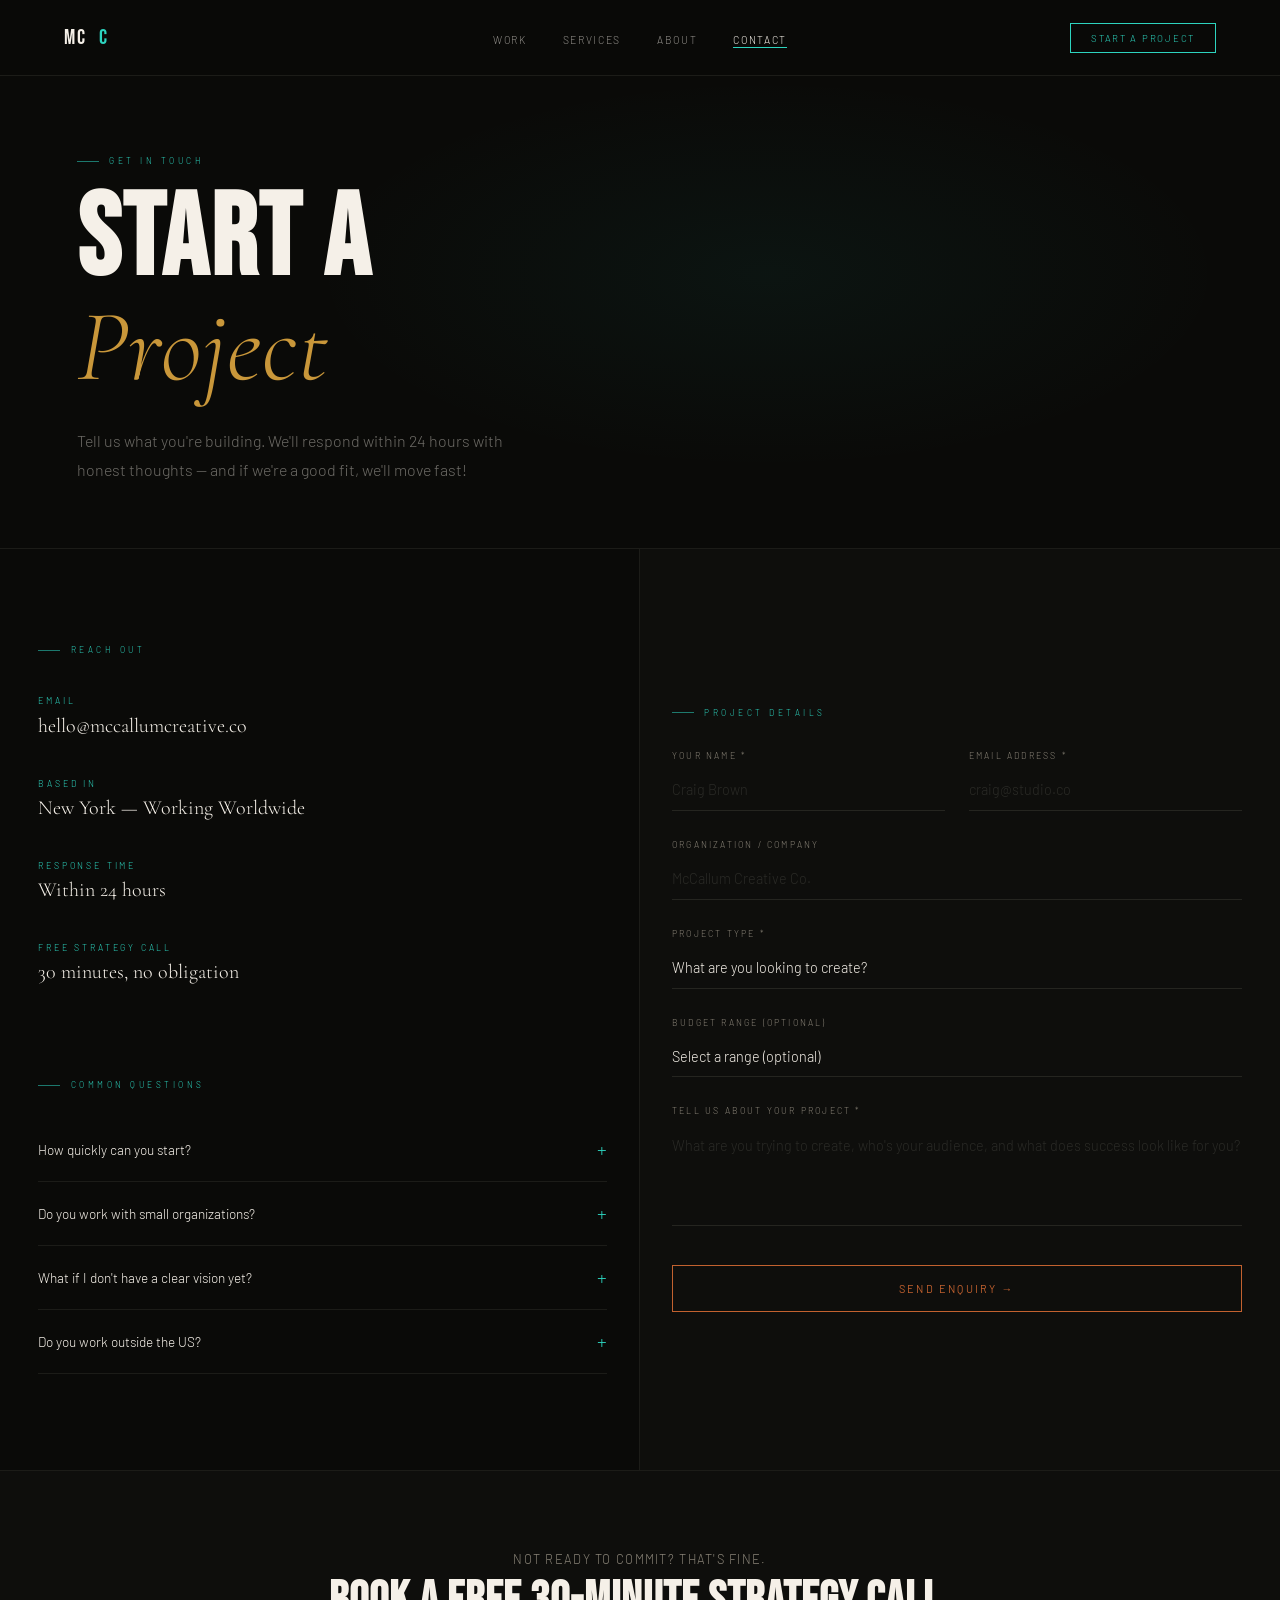
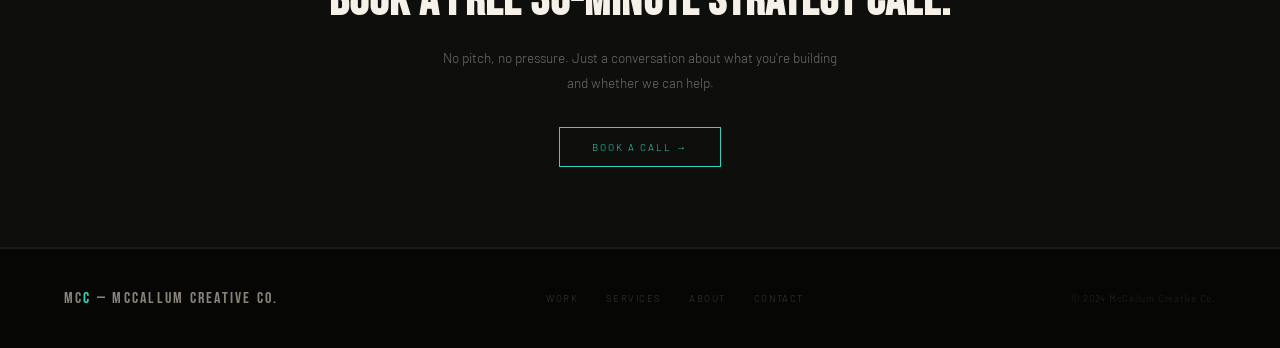
<file: contact.html>
<!DOCTYPE html>
<html lang="en">
<head>
<meta charset="UTF-8"/><meta name="viewport" content="width=device-width,initial-scale=1.0"/>
<title>Contact — McCallum Creative Co.</title>
<link rel="stylesheet" href="/css/global.css"/>
<style>
/* ── CONTACT LAYOUT ── */
.contact-grid { display: grid; grid-template-columns: 1fr 1fr; min-height: 70vh; }
.contact-left { padding: 6rem 5% 6rem 6%; border-right: 1px solid var(--border); display: flex; flex-direction: column; justify-content: center; }
.contact-right { padding: 6rem 6% 6rem 5%; background: var(--bg2); display: flex; flex-direction: column; justify-content: center; }

/* Contact details */
.contact-detail { margin-bottom: 2.5rem; }
.contact-detail-label { font-size: .55rem; letter-spacing: .32em; text-transform: uppercase; color: var(--teal); margin-bottom: .45rem; }
.contact-detail-val { font-family: var(--serif); font-size: 1.25rem; font-weight: 300; color: var(--fg); }
.contact-detail-val a { color: var(--fg); text-decoration: none; transition: color .3s; }
.contact-detail-val a:hover { color: var(--teal); }

/* Form */
.form-group { margin-bottom: 1.75rem; }
.form-group label { display: block; font-size: .55rem; letter-spacing: .25em; text-transform: uppercase; color: var(--muted); margin-bottom: .6rem; }
.form-group input,
.form-group select,
.form-group textarea {
  width: 100%; background: transparent; border: none;
  border-bottom: 1px solid #252520; color: var(--fg);
  font-family: var(--body); font-size: .9rem; font-weight: 300;
  padding: .7rem 0; outline: none; transition: border-color .3s;
  appearance: none; -webkit-appearance: none;
}
.form-group input::placeholder,
.form-group textarea::placeholder { color: #2A2A26; }
.form-group input:focus,
.form-group select:focus,
.form-group textarea:focus { border-bottom-color: var(--teal); }
.form-group select option { background: #1A1A16; color: var(--fg); }
.form-group textarea { resize: none; min-height: 100px; }
.form-row { display: grid; grid-template-columns: 1fr 1fr; gap: 1.5rem; }
.submit-btn {
  width: 100%; background: transparent; border: 1px solid var(--orange);
  color: var(--orange); font-family: var(--body); font-size: .68rem;
  letter-spacing: .2em; text-transform: uppercase;
  padding: 1rem; cursor: pointer; transition: all .3s; margin-top: .5rem;
}
.submit-btn:hover { background: var(--orange); color: var(--fg); }

/* Success state */
.form-success {
  display: none; text-align: center; padding: 3rem;
}
.form-success.show { display: block; }
.form-success h3 { font-family: var(--disp); font-size: 2rem; letter-spacing: .04em; color: var(--teal); margin-bottom: 1rem; }
.form-success p { font-size: .85rem; color: var(--dim); line-height: 1.8; }

/* FAQ */
.faq-item { border-bottom: 1px solid var(--border); }
.faq-q {
  display: flex; justify-content: space-between; align-items: center;
  padding: 1.25rem 0; cursor: pointer; font-size: .85rem; color: var(--fg);
  font-weight: 300; transition: color .3s; user-select: none;
}
.faq-q:hover { color: var(--teal); }
.faq-icon { font-size: 1.2rem; color: var(--teal); transition: transform .3s; flex-shrink: 0; }
.faq-item.open .faq-icon { transform: rotate(45deg); }
.faq-a { font-size: .8rem; color: var(--dim); line-height: 1.85; padding: 0 0 1.25rem; display: none; }
.faq-item.open .faq-a { display: block; }

@media(max-width:760px){
  .contact-grid { grid-template-columns: 1fr; }
  .contact-left { padding: 4rem 6% 3rem; border-right: none; border-bottom: 1px solid var(--border); }
  .contact-right { padding: 3rem 6% 4rem; }
  .form-row { grid-template-columns: 1fr; }
}
</style>
</head>
<body>

<nav class="nav">
  <a href="/index.html" class="nav-logo">MC<span>C</span></a>
  <ul class="nav-links">
    <li><a href="/work.html">Work</a></li>
    <li><a href="/services.html">Services</a></li>
    <li><a href="/about.html">About</a></li>
    <li><a href="/contact.html" class="active">Contact</a></li>
  </ul>
  <div class="nav-right">
    <a href="/contact.html" class="nav-cta">Start a Project</a>
    <button class="hamburger" id="hamburger" onclick="toggleMenu()"><span></span><span></span><span></span></button>
  </div>
</nav>
<div class="mobile-menu" id="mobileMenu">
  <a href="/work.html" onclick="closeMenu()">Work</a>
  <a href="/services.html" onclick="closeMenu()">Services</a>
  <a href="/about.html" onclick="closeMenu()">About</a>
  <a href="/contact.html" onclick="closeMenu()">Contact</a>
  <div class="mobile-cta-wrap"><a href="/contact.html" class="btn btn-teal" onclick="closeMenu()">Start a Project</a></div>
</div>

<!-- HERO -->
<div class="page-hero" style="min-height:40vh">
  <div style="position:absolute;inset:0;background:radial-gradient(ellipse 55% 55% at 60% 50%,rgba(45,212,191,.05) 0%,transparent 65%);pointer-events:none"></div>
  <div class="page-hero-inner">
    <div class="eyebrow reveal">Get In Touch</div>
    <h1 class="hero-hl reveal">Start a<br><em>Project</em></h1>
    <p class="hero-sub reveal">Tell us what you're building. We'll respond within 24 hours with honest thoughts — and if we're a good fit, we'll move fast!</p>
  </div>
</div>

<!-- CONTACT GRID -->
<div class="contact-grid border-b">

  <!-- LEFT: INFO -->
  <div class="contact-left">
    <div class="reveal">
      <div class="eyebrow" style="margin-bottom:2.5rem">Reach Out</div>

      <div class="contact-detail">
        <div class="contact-detail-label">Email</div>
        <div class="contact-detail-val"><a href="mailto:hello@mccallumcreative.co">hello@mccallumcreative.co</a></div>
      </div>
      <div class="contact-detail">
        <div class="contact-detail-label">Based In</div>
        <div class="contact-detail-val">New York — Working Worldwide</div>
      </div>
      <div class="contact-detail">
        <div class="contact-detail-label">Response Time</div>
        <div class="contact-detail-val">Within 24 hours</div>
      </div>
      <div class="contact-detail">
        <div class="contact-detail-label">Free Strategy Call</div>
        <div class="contact-detail-val">30 minutes, no obligation</div>
      </div>
    </div>

    <!-- FAQ -->
    <div style="margin-top:3.5rem" class="reveal">
      <div class="eyebrow" style="margin-bottom:1.75rem">Common Questions</div>

      <div class="faq-item">
        <div class="faq-q" onclick="toggleFaq(this)">
          How quickly can you start?
          <span class="faq-icon">+</span>
        </div>
        <div class="faq-a">Most projects can begin within 2–3 weeks of our initial agreement. Ongoing content retainers can often start within the week.</div>
      </div>
      <div class="faq-item">
        <div class="faq-q" onclick="toggleFaq(this)">
          Do you work with small organizations?
          <span class="faq-icon">+</span>
        </div>
        <div class="faq-a">Yes. Many of our best clients are small teams with big missions. We have packages built specifically for organizations that need quality without a large production budget.</div>
      </div>
      <div class="faq-item">
        <div class="faq-q" onclick="toggleFaq(this)">
          What if I don't have a clear vision yet?
          <span class="faq-icon">+</span>
        </div>
        <div class="faq-a">That's fine — and actually common. The strategy conversation is where we help you figure that out. You don't need to arrive with all the answers.</div>
      </div>
      <div class="faq-item">
        <div class="faq-q" onclick="toggleFaq(this)">
          Do you work outside the US?
          <span class="faq-icon">+</span>
        </div>
        <div class="faq-a">Yes. We've filmed on four continents and have remote workflows that make international projects run smoothly.</div>
      </div>
    </div>
  </div>

  <!-- RIGHT: FORM -->
  <div class="contact-right">
    <div class="reveal">
      <div class="eyebrow" style="margin-bottom:2rem">Project Details</div>
    </div>

    <form
      id="contactForm"
      name="contact"
      method="POST"
      data-netlify="true"
      netlify-honeypot="bot-field"
      onsubmit="handleSubmit(event)">
      <input type="hidden" name="form-name" value="contact"/>
      <p hidden><label>Don't fill this out: <input name="bot-field"/></label></p>

      <div class="form-row reveal">
        <div class="form-group">
          <label>Your Name *</label>
          <input type="text" name="name" placeholder="Craig Brown" required/>
        </div>
        <div class="form-group">
          <label>Email Address *</label>
          <input type="email" name="email" placeholder="craig@studio.co" required/>
        </div>
      </div>
      <div class="form-group reveal rd1">
        <label>Organization / Company</label>
        <input type="text" name="company" placeholder="McCallum Creative Co."/>
      </div>
      <div class="form-group reveal rd1">
        <label>Project Type *</label>
        <select name="project_type" required>
          <option value="">What are you looking to create?</option>
          <option>Monthly Content Package</option>
          <option>Brand Film / Commercial</option>
          <option>Documentary Film</option>
          <option>AI Content System</option>
          <option>Campaign / Series</option>
          <option>Something else</option>
        </select>
      </div>
      <div class="form-group reveal rd2">
        <label>Budget Range (optional)</label>
        <select name="budget">
          <option value="">Select a range (optional)</option>
          <option>Under $2,500</option>
          <option>$2,500 – $5,000</option>
          <option>$5,000 – $10,000</option>
          <option>$10,000 – $25,000</option>
          <option>$25,000+</option>
          <option>Let's talk</option>
        </select>
      </div>
      <div class="form-group reveal rd2">
        <label>Tell Us About Your Project *</label>
        <textarea name="message" placeholder="What are you trying to create, who's your audience, and what does success look like for you?" required></textarea>
      </div>
      <button type="submit" class="submit-btn reveal rd3">Send Enquiry →</button>
    </form>

    <div class="form-success" id="formSuccess">
      <h3>Message Received.</h3>
      <p>Thank you for reaching out. We'll be in touch within 24 hours to discuss your project.</p>
    </div>
  </div>

</div>

<!-- BOTTOM CTA STRIP -->
<section class="section-sm border-b" style="text-align:center;background:var(--bg2)">
  <p class="reveal" style="font-size:.8rem;color:var(--muted);letter-spacing:.1em;text-transform:uppercase">Not ready to commit? That's fine.</p>
  <h3 class="disp reveal" style="font-size:clamp(1.8rem,4vw,3rem);margin:.75rem 0 1.5rem">Book a free 30-minute strategy call.</h3>
  <p class="reveal" style="font-size:.85rem;color:var(--dim);max-width:400px;margin:0 auto 2rem;line-height:1.8">No pitch, no pressure. Just a conversation about what you're building and whether we can help.</p>
  <a href="mailto:hello@mccallumcreative.co?subject=Strategy Call Request" class="btn btn-teal reveal" style="margin:0 auto">Book a Call →</a>
</section>

<footer>
  <div class="footer-logo">MC<span>C</span> — McCallum Creative Co.</div>
  <div class="footer-links"><a href="/work.html">Work</a><a href="/services.html">Services</a><a href="/about.html">About</a><a href="/contact.html">Contact</a></div>
  <div class="footer-copy">© 2024 McCallum Creative Co.</div>
</footer>

<script>
let menuOpen=false;
function toggleMenu(){menuOpen=!menuOpen;document.getElementById('hamburger').classList.toggle('open',menuOpen);document.getElementById('mobileMenu').classList.toggle('open',menuOpen);}
function closeMenu(){menuOpen=false;document.getElementById('hamburger').classList.remove('open');document.getElementById('mobileMenu').classList.remove('open');}
const io=new IntersectionObserver(e=>e.forEach(x=>{if(x.isIntersecting){x.target.classList.add('on');io.unobserve(x.target);}}),{threshold:.08});
document.querySelectorAll('.reveal').forEach(el=>io.observe(el));

function toggleFaq(el) {
  const item = el.parentElement;
  const isOpen = item.classList.contains('open');
  document.querySelectorAll('.faq-item').forEach(i=>i.classList.remove('open'));
  if(!isOpen) item.classList.add('open');
}

function handleSubmit(e) {
  e.preventDefault();
  const form = document.getElementById('contactForm');
  const data = new FormData(form);
  const body = new URLSearchParams(data).toString();

  fetch('/', {
    method: 'POST',
    headers: { 'Content-Type': 'application/x-www-form-urlencoded' },
    body: body
  })
  .then(res => {
    if (!res.ok) throw new Error('Network error');
    form.style.display = 'none';
    document.getElementById('formSuccess').classList.add('show');
  })
  .catch(err => {
    alert('Something went wrong sending your message. Please email hello@mccallumcreative.co directly.');
    console.error(err);
  });
}
</script>
</body>
</html>
</file>
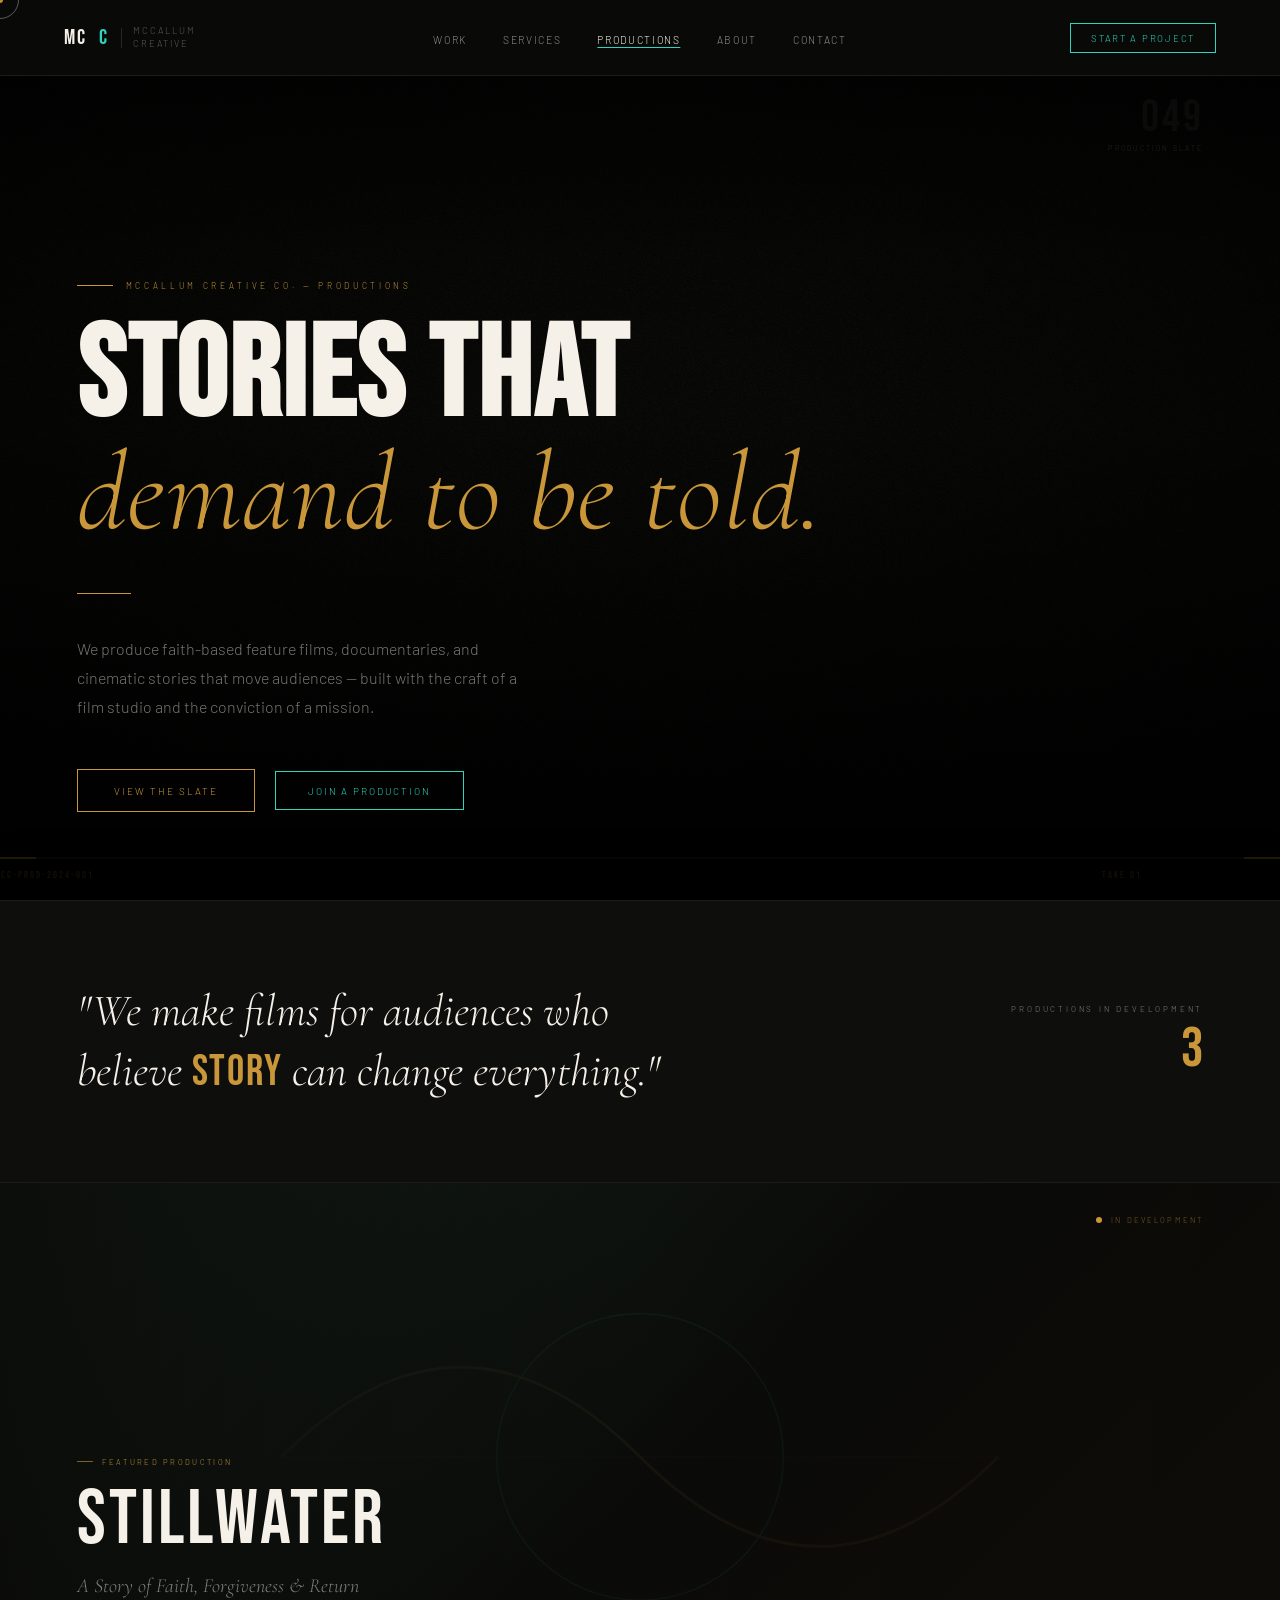
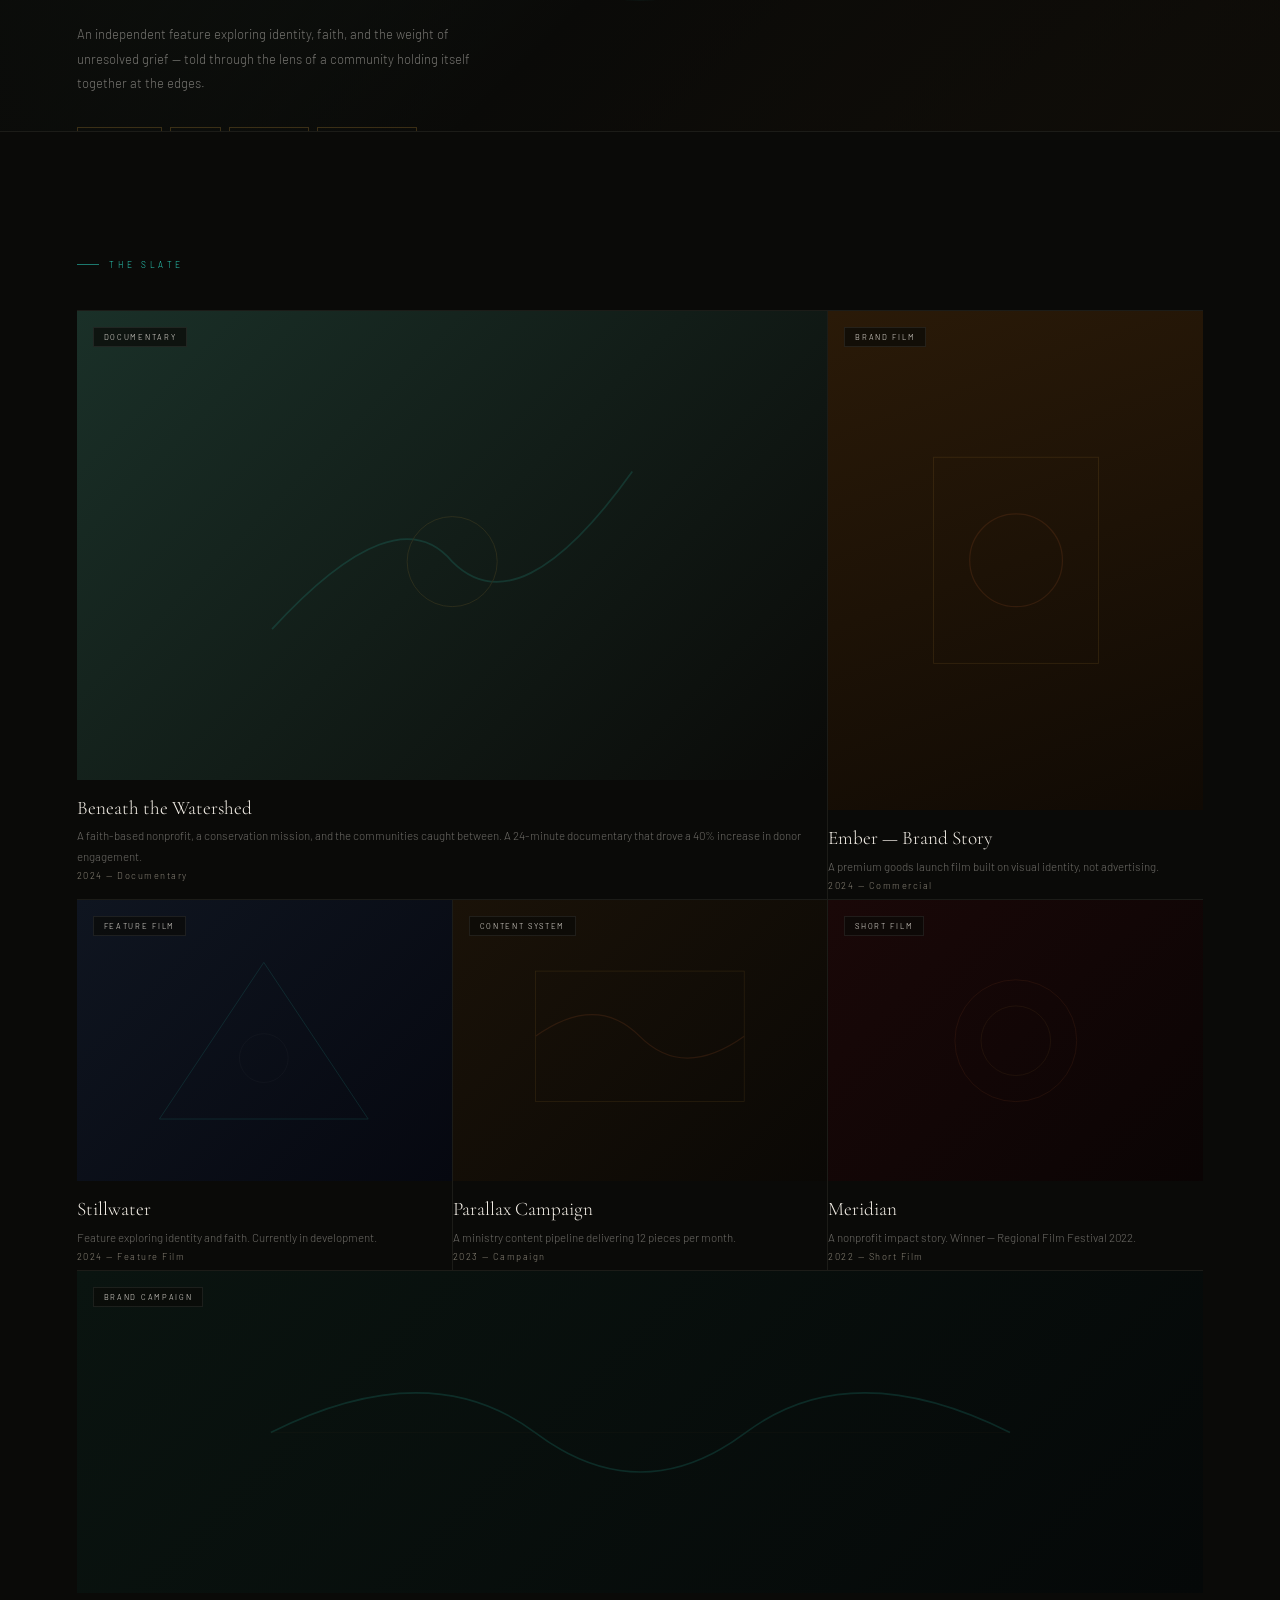
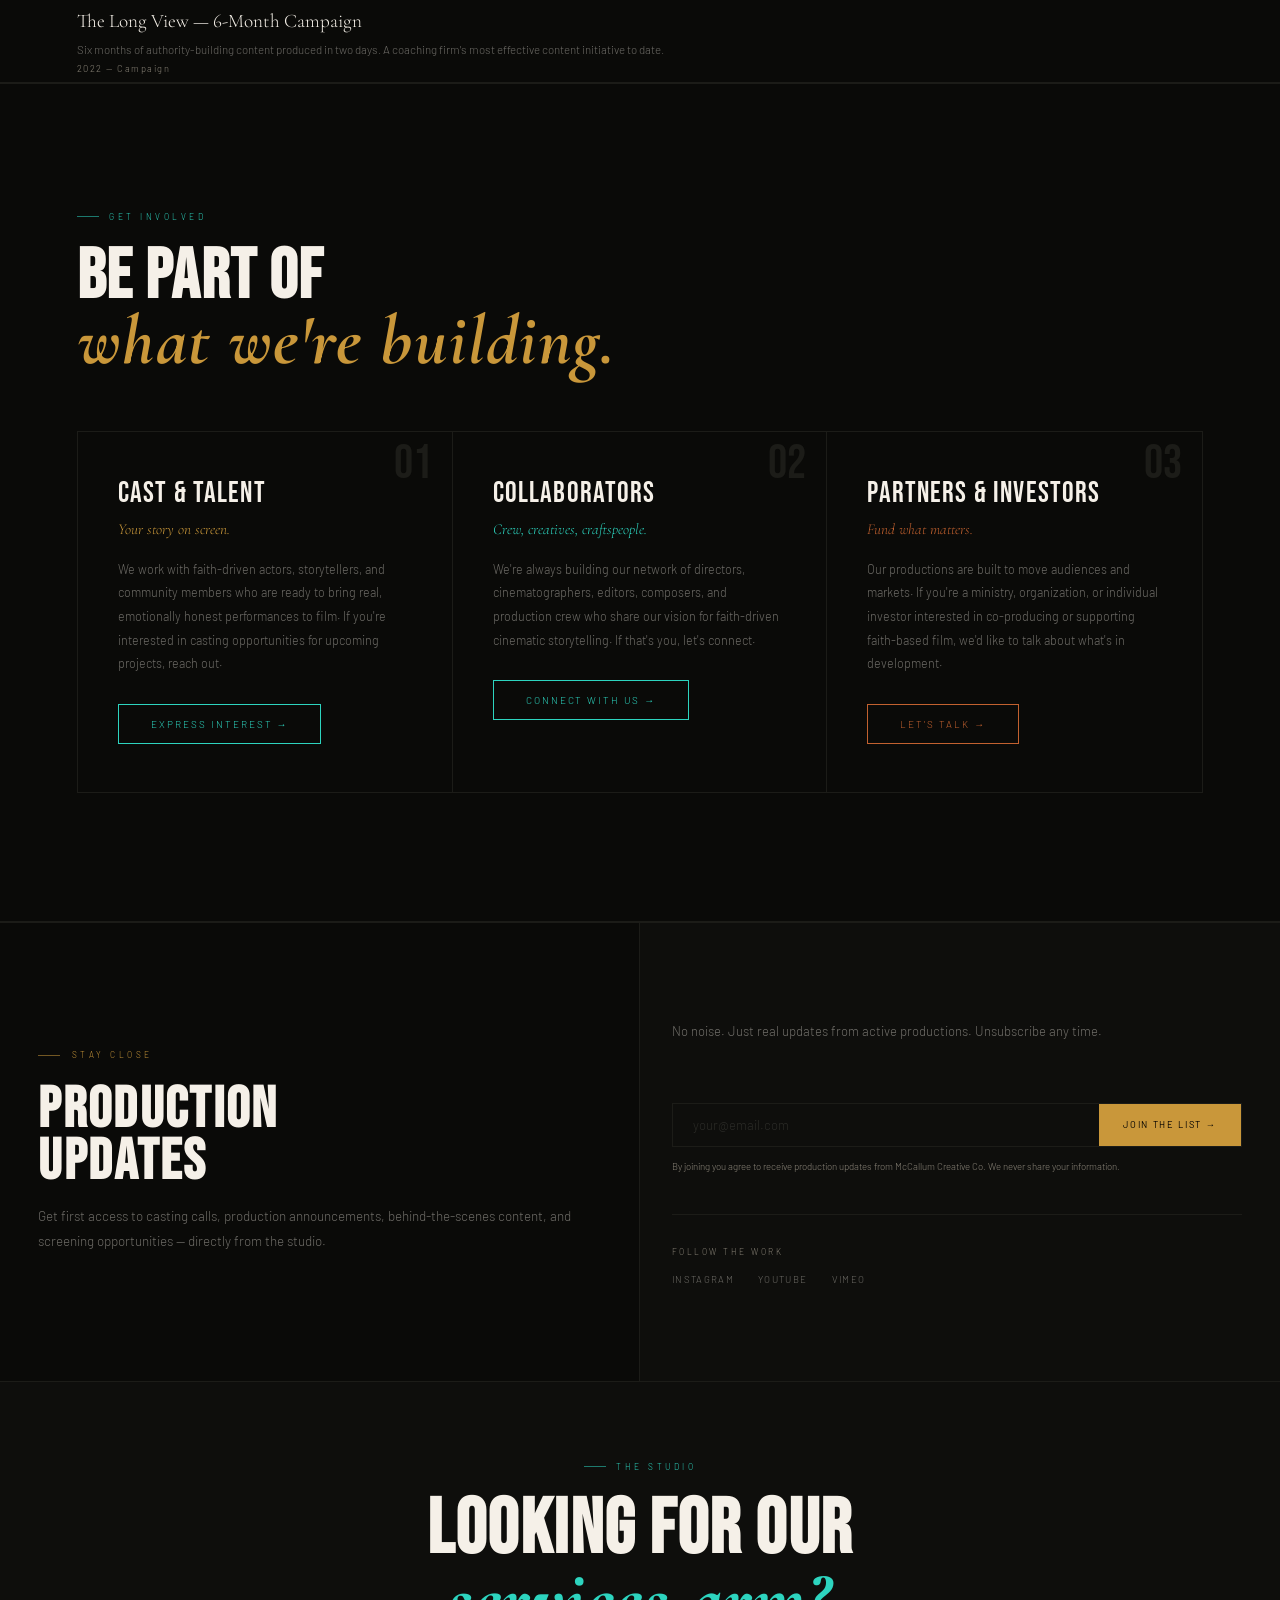
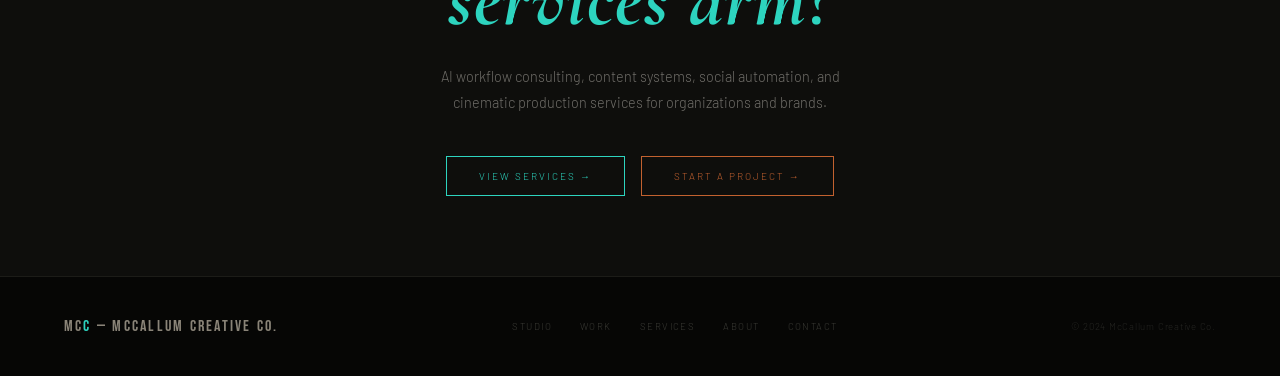
<file: productions.html>
<!DOCTYPE html>
<html lang="en">
<head>
<meta charset="UTF-8"/><meta name="viewport" content="width=device-width,initial-scale=1.0"/>
<title>Productions — McCallum Creative Co.</title>
<meta name="description" content="Faith-based feature films, documentaries, and cinematic storytelling. Built for audiences who believe story can change everything."/>
<link rel="stylesheet" href="/css/global.css"/>
<style>

/* ══ CURSOR ══ */
*,*::before,*::after{cursor:none!important}
.cur-dot{position:fixed;width:6px;height:6px;border-radius:50%;background:var(--gold);pointer-events:none;z-index:9999;transform:translate(-50%,-50%);mix-blend-mode:difference}
.cur-ring{position:fixed;width:38px;height:38px;border-radius:50%;border:1px solid rgba(245,240,232,.35);pointer-events:none;z-index:9998;transform:translate(-50%,-50%);transition:width .45s cubic-bezier(.16,1,.3,1),height .45s cubic-bezier(.16,1,.3,1),border-color .3s}
.cur-ring.big{width:80px;height:80px;border-color:var(--gold)}
.cur-label{position:fixed;pointer-events:none;z-index:9997;font-size:.44rem;letter-spacing:.2em;text-transform:uppercase;color:var(--gold);opacity:0;transform:translate(-50%,18px);transition:opacity .3s;white-space:nowrap}
.cur-label.on{opacity:1}
@media(max-width:800px){.cur-dot,.cur-ring,.cur-label{display:none}}

/* ══ PRODUCTIONS HERO — full black, title treatment ══ */
.prod-hero{
  position:relative;width:100%;height:100vh;min-height:640px;
  display:flex;align-items:flex-end;overflow:hidden;
  background:#020200;
}
.ph-vid{position:absolute;inset:0;z-index:0;overflow:hidden}
.ph-vid video{position:absolute;top:50%;left:50%;transform:translate(-50%,-50%);min-width:100%;min-height:100%;object-fit:cover;filter:saturate(.5) brightness(.42) contrast(1.05)}
.grain{position:absolute;inset:0;z-index:1;pointer-events:none;opacity:.07;background-image:url("data:image/svg+xml,%3Csvg viewBox='0 0 256 256' xmlns='http://www.w3.org/2000/svg'%3E%3Cfilter id='n'%3E%3CfeTurbulence type='fractalNoise' baseFrequency='0.88' numOctaves='4' stitchTiles='stitch'/%3E%3C/filter%3E%3Crect width='100%25' height='100%25' filter='url(%23n)'/%3E%3C/svg%3E");background-size:180px;animation:grain 8s steps(10) infinite}
@keyframes grain{0%{transform:translate(0,0)}10%{transform:translate(-2%,-3%)}20%{transform:translate(3%,1%)}30%{transform:translate(-1%,4%)}40%{transform:translate(2%,-2%)}50%{transform:translate(-3%,3%)}60%{transform:translate(1%,-1%)}70%{transform:translate(-2%,2%)}80%{transform:translate(3%,-3%)}90%{transform:translate(-1%,1%)}100%{transform:translate(0,0)}}
.lb-t{position:absolute;top:0;left:0;right:0;height:8vh;background:#000;z-index:2}
.lb-b{position:absolute;bottom:0;left:0;right:0;height:8vh;background:#000;z-index:2}
.ov{position:absolute;inset:0;pointer-events:none}
.ov-vig{z-index:3;background:radial-gradient(ellipse 100% 88% at 50% 50%,transparent 10%,rgba(0,0,0,.5) 58%,rgba(0,0,0,.97) 100%)}
.ov-bb{z-index:4;background:linear-gradient(to top,rgba(0,0,0,.98) 0%,rgba(0,0,0,.5) 28%,transparent 55%)}
.ov-t{z-index:4;background:linear-gradient(to bottom,rgba(0,0,0,.8) 0%,transparent 30%)}

/* Film frame — gold version for productions */
.ff{position:absolute;inset:0;z-index:6;pointer-events:none;opacity:.18}
.ff svg{width:100%;height:100%}

.ph-content{
  position:relative;z-index:10;
  padding:0 6% 5.5rem;
  width:100%;
}
.ph-ey{font-size:.52rem;letter-spacing:.44em;text-transform:uppercase;color:var(--gold);margin-bottom:2rem;display:flex;align-items:center;gap:.8rem;opacity:0;animation:su 1s .3s cubic-bezier(.16,1,.3,1) both}
.ph-ey::before{content:'';display:block;width:36px;height:1px;background:var(--gold)}
.ph-h1{font-family:var(--disp);font-size:clamp(4rem,10vw,9.5rem);line-height:.86;letter-spacing:.015em;text-transform:uppercase;opacity:0;animation:su 1.1s .5s cubic-bezier(.16,1,.3,1) both}
.ph-h1 em{display:block;font-family:var(--serif);font-style:italic;color:var(--gold);font-size:.87em;font-weight:300;text-transform:none;line-height:1.08;letter-spacing:.01em}
.ph-div{width:54px;height:1px;background:var(--gold);margin:2.5rem 0;opacity:0;animation:fi 1s 1s both}
.ph-sub{font-size:clamp(.84rem,1.35vw,1rem);color:rgba(245,240,232,.48);max-width:440px;line-height:1.82;font-weight:300;margin-bottom:3rem;opacity:0;animation:fi 1s 1.1s both}
.ph-acts{display:flex;gap:1.25rem;align-items:center;flex-wrap:wrap;opacity:0;animation:fi 1s 1.3s both}
.btn-gold{font-family:var(--body);font-size:.62rem;letter-spacing:.2em;text-transform:uppercase;padding:.9rem 2.25rem;background:transparent;color:var(--gold);text-decoration:none;border:1px solid var(--gold);transition:all .35s}
.btn-gold:hover{background:var(--gold);color:#000}
.ph-meta{position:absolute;top:calc(8vh + 1.5rem);right:6%;z-index:8;text-align:right;opacity:0;animation:fi 1s 1.4s both}
.ph-meta-num{font-family:var(--disp);font-size:clamp(1.8rem,3.5vw,3.5rem);color:rgba(245,240,232,.04);line-height:1;letter-spacing:.06em}
.ph-meta-lbl{font-size:.44rem;letter-spacing:.3em;text-transform:uppercase;color:rgba(255,255,255,.14);margin-top:.2rem}

@keyframes fi{from{opacity:0}to{opacity:1}}
@keyframes su{from{opacity:0;transform:translateY(38px)}to{opacity:1;transform:none}}

/* ══ STATEMENT BAND ══ */
.stmt{
  padding:5rem 6%;
  border-top:1px solid var(--border);border-bottom:1px solid var(--border);
  background:var(--bg2);
  display:flex;align-items:center;justify-content:space-between;gap:4rem;flex-wrap:wrap;
}
.stmt-hl{font-family:var(--serif);font-size:clamp(1.6rem,3.5vw,2.8rem);font-style:italic;font-weight:300;color:var(--fg);line-height:1.35;max-width:640px}
.stmt-hl em{font-style:normal;color:var(--gold);font-family:var(--disp);letter-spacing:.04em;font-size:.95em}
.stmt-right{flex-shrink:0;text-align:right}
.stmt-label{font-size:.5rem;letter-spacing:.35em;text-transform:uppercase;color:var(--muted);margin-bottom:.5rem}
.stmt-num{font-family:var(--disp);font-size:3.5rem;color:var(--gold);line-height:1}

/* ══ FEATURED FILM — fullwidth card ══ */
.featured-film{
  position:relative;overflow:hidden;
  aspect-ratio:21/9;
  border-bottom:1px solid var(--border);
  background:#0A0A06;
  cursor:none;
}
.ff-bg{
  position:absolute;inset:0;z-index:0;
  background:linear-gradient(135deg,#1A2E1A 0%,#0A0A08 50%,#1A1208 100%);
  transition:transform 1s cubic-bezier(.16,1,.3,1);
}
.featured-film:hover .ff-bg{transform:scale(1.03)}
.ff-art{position:absolute;inset:0;z-index:1;opacity:.15;display:flex;align-items:center;justify-content:center}
.ff-ov{position:absolute;inset:0;z-index:2;background:linear-gradient(to right,rgba(10,10,8,.9) 0%,rgba(10,10,8,.4) 50%,rgba(10,10,8,.7) 100%)}
.ff-content{position:absolute;top:50%;left:6%;transform:translateY(-50%);z-index:3;max-width:540px}
.ff-badge{font-size:.48rem;letter-spacing:.3em;text-transform:uppercase;color:var(--gold);margin-bottom:1.25rem;display:flex;align-items:center;gap:.6rem}
.ff-badge::before{content:'';display:block;width:16px;height:1px;background:var(--gold);opacity:.6}
.ff-title{font-family:var(--disp);font-size:clamp(3rem,6vw,6rem);letter-spacing:.04em;line-height:.88;color:var(--fg);margin-bottom:1.25rem}
.ff-genre{font-family:var(--serif);font-style:italic;font-size:1.25rem;color:rgba(245,240,232,.5);margin-bottom:1.5rem;font-weight:300}
.ff-desc{font-size:.82rem;color:rgba(245,240,232,.45);line-height:1.85;margin-bottom:2rem;max-width:420px}
.ff-tags{display:flex;gap:.5rem;flex-wrap:wrap;margin-bottom:2rem}
.ff-tag{font-size:.46rem;letter-spacing:.18em;text-transform:uppercase;padding:.24rem .6rem;border:1px solid rgba(201,151,58,.25);color:rgba(201,151,58,.6)}
.ff-status{position:absolute;top:2rem;right:6%;z-index:3;display:flex;align-items:center;gap:.55rem}
.ff-status-dot{width:6px;height:6px;border-radius:50%;background:var(--gold);animation:pdot 2s ease-in-out infinite}
@keyframes pdot{0%,100%{opacity:1;transform:scale(1)}50%{opacity:.3;transform:scale(.6)}}
.ff-status-txt{font-size:.48rem;letter-spacing:.28em;text-transform:uppercase;color:rgba(201,151,58,.6)}

/* ══ PROJECT GRID ══ */
.proj-grid{
  display:grid;
  grid-template-columns:repeat(12,1fr);
  gap:1px;
  background:var(--border);
  border-top:1px solid var(--border);
}
.pj{position:relative;overflow:hidden;cursor:none;background:var(--bg)}
.pj:nth-child(1){grid-column:span 8}
.pj:nth-child(2){grid-column:span 4}
.pj:nth-child(3){grid-column:span 4}
.pj:nth-child(4){grid-column:span 4}
.pj:nth-child(5){grid-column:span 4}
.pj:nth-child(6){grid-column:span 12}

.pj-img{
  width:100%;
  background:var(--c,linear-gradient(135deg,#1A2818,#0A0A08));
  position:relative;overflow:hidden;
  transition:transform .8s cubic-bezier(.16,1,.3,1);
}
.pj:nth-child(1) .pj-img{aspect-ratio:16/10}
.pj:nth-child(2) .pj-img{aspect-ratio:3/4}
.pj:nth-child(3) .pj-img,
.pj:nth-child(4) .pj-img,
.pj:nth-child(5) .pj-img{aspect-ratio:4/3}
.pj:nth-child(6) .pj-img{aspect-ratio:21/6}
.pj:hover .pj-img{transform:scale(1.04)}

.pj-ov{position:absolute;inset:0;background:linear-gradient(to top,rgba(10,10,8,.88) 0%,transparent 60%);opacity:0;transition:opacity .4s}
.pj:hover .pj-ov{opacity:1}
.pj-tag{position:absolute;top:1rem;left:1rem;z-index:2;font-size:.48rem;letter-spacing:.22em;text-transform:uppercase;padding:.26rem .62rem;background:rgba(10,10,8,.72);border:1px solid rgba(255,255,255,.08);color:var(--fg)}
.pj-art{position:absolute;inset:0;display:flex;align-items:center;justify-content:center;opacity:.15}
.pj-meta{padding:1rem 0 .5rem}
.pj-title{font-family:var(--serif);font-size:1.2rem;font-weight:300;margin-bottom:.3rem;line-height:1.3;color:var(--fg)}
.pj-desc{font-size:.72rem;color:var(--dim);line-height:1.75}
.pj-year{font-size:.58rem;letter-spacing:.16em;color:var(--muted);margin-top:.25rem}

/* ══ OPPORTUNITIES / JOIN ══ */
.opp-grid{display:grid;grid-template-columns:repeat(3,1fr);gap:0;border:1px solid var(--border)}
.opp-card{padding:3rem 2.5rem;border-right:1px solid var(--border);position:relative;overflow:hidden;transition:background .4s}
.opp-card:last-child{border-right:none}
.opp-card:hover{background:var(--bg3)}
.opp-card::before{content:'';position:absolute;top:0;left:0;right:0;height:2px;background:var(--ac,var(--gold));transform:scaleX(0);transform-origin:left;transition:transform .5s cubic-bezier(.16,1,.3,1)}
.opp-card:hover::before{transform:scaleX(1)}
.opp-num{font-family:var(--disp);font-size:3rem;color:var(--border);position:absolute;top:.5rem;right:1.25rem;line-height:1;transition:color .4s}
.opp-card:hover .opp-num{color:#202020}
.opp-name{font-family:var(--disp);font-size:1.8rem;letter-spacing:.04em;line-height:1;color:var(--fg);margin-bottom:.75rem}
.opp-tagline{font-family:var(--serif);font-style:italic;color:var(--ac,var(--gold));font-size:.95rem;font-weight:300;margin-bottom:1.2rem}
.opp-desc{font-size:.78rem;color:var(--dim);line-height:1.9;margin-bottom:1.75rem}

/* ══ NEWSLETTER / UPDATES ══ */
.updates{
  display:grid;grid-template-columns:1fr 1fr;
  border-top:1px solid var(--border);
  min-height:280px;
}
.upd-left{padding:6rem 5% 6rem 6%;display:flex;flex-direction:column;justify-content:center;border-right:1px solid var(--border)}
.upd-right{padding:6rem 6% 6rem 5%;background:var(--bg2);display:flex;flex-direction:column;justify-content:center}
.upd-ey{font-size:.52rem;letter-spacing:.42em;text-transform:uppercase;color:var(--gold);margin-bottom:1.5rem;display:flex;align-items:center;gap:.7rem}
.upd-ey::before{content:'';display:block;width:22px;height:1px;background:var(--gold);opacity:.55}
.upd-hl{font-family:var(--disp);font-size:clamp(2.2rem,4.5vw,3.8rem);letter-spacing:.04em;line-height:.9;color:var(--fg);margin-bottom:1rem}
.upd-body{font-size:.84rem;color:var(--dim);line-height:1.85}
.upd-form{display:flex;gap:0;border:1px solid var(--border);margin-top:2rem}
.upd-input{flex:1;background:transparent;border:none;padding:.8rem 1.25rem;font-family:var(--body);font-size:.82rem;font-weight:300;color:var(--fg);outline:none}
.upd-input::placeholder{color:#2A2A26}
.upd-input:focus{border-bottom-color:var(--gold)}
.upd-btn{font-family:var(--body);font-size:.58rem;letter-spacing:.18em;text-transform:uppercase;padding:.8rem 1.5rem;background:var(--gold);color:#000;border:none;cursor:pointer;transition:background .3s;white-space:nowrap}
.upd-btn:hover{background:var(--orange)}
.upd-note{font-size:.6rem;color:var(--muted);margin-top:.75rem;line-height:1.6}

/* ══ RESPONSIVE ══ */
@media(max-width:800px){
  .stmt{flex-direction:column;gap:2rem;padding:4rem 6%}
  .stmt-right{text-align:left}
  .featured-film{aspect-ratio:9/16;min-height:480px}
  .ff-content{top:auto;bottom:3rem;transform:none;padding:0 6%}
  .proj-grid{grid-template-columns:1fr;background:none;gap:0;border:none;border-top:1px solid var(--border)}
  .pj{border-bottom:1px solid var(--border)}
  .pj:nth-child(n){grid-column:span 1}
  .pj:nth-child(2) .pj-img,.pj:nth-child(6) .pj-img{aspect-ratio:16/9}
  .opp-grid{grid-template-columns:1fr}
  .opp-card{border-right:none;border-bottom:1px solid var(--border)}
  .opp-card:last-child{border-bottom:none}
  .updates{grid-template-columns:1fr}
  .upd-left{border-right:none;border-bottom:1px solid var(--border);padding:4rem 6%}
  .upd-right{padding:4rem 6%}
}
</style>
</head>
<body>

<div class="cur-dot" id="cDot"></div>
<div class="cur-ring" id="cRing"></div>
<div class="cur-label" id="cLabel"></div>

<!-- NAV -->
<nav class="nav" id="mainNav">
  <a href="/index.html" class="nav-logo">MC<span>C</span>
    <div class="nav-logo-div"></div>
    <div class="nav-logo-name">McCallum<br>Creative</div>
  </a>
  <ul class="nav-links">
    <li><a href="/work.html">Work</a></li>
    <li><a href="/services.html">Services</a></li>
    <li><a href="/productions.html" class="active">Productions</a></li>
    <li><a href="/about.html">About</a></li>
    <li><a href="/contact.html">Contact</a></li>
  </ul>
  <div class="nav-right">
    <a href="/contact.html" class="nav-cta">Start a Project</a>
    <button class="hamburger" id="hamburger" onclick="toggleMenu()"><span></span><span></span><span></span></button>
  </div>
</nav>
<div class="mobile-menu" id="mobileMenu">
  <a href="/work.html" onclick="closeMenu()">Work</a>
  <a href="/services.html" onclick="closeMenu()">Services</a>
  <a href="/productions.html" onclick="closeMenu()">Productions</a>
  <a href="/about.html" onclick="closeMenu()">About</a>
  <a href="/contact.html" onclick="closeMenu()">Contact</a>
  <div class="mobile-cta-wrap"><a href="/contact.html" class="btn btn-teal" onclick="closeMenu()">Start a Project</a></div>
</div>

<!-- ═══ PRODUCTIONS HERO ═══ -->
<div class="prod-hero">
  <div class="ph-vid">
    <video autoplay muted loop playsinline preload="auto">
      <source src="https://video.wixstatic.com/video/ff95c9_03b8bf3cd3e14f3291affe8e7783d495/1080p/mp4/file.mp4" type="video/mp4"/>
    </video>
  </div>
  <div class="grain"></div>
  <div class="lb-t"></div>
  <div class="lb-b"></div>
  <div class="ov ov-vig"></div>
  <div class="ov ov-bb"></div>
  <div class="ov ov-t"></div>
  <div class="ff">
    <svg viewBox="0 0 1400 900" preserveAspectRatio="xMidYMid slice" xmlns="http://www.w3.org/2000/svg">
      <rect x="42" y="42" width="1316" height="816" fill="none" stroke="#C9973A" stroke-width=".7" opacity=".65"/>
      <path d="M42,42 L42,96 M42,42 L96,42" stroke="#C9973A" stroke-width="1.8" opacity=".85"/>
      <path d="M1358,42 L1358,96 M1358,42 L1304,42" stroke="#C9973A" stroke-width="1.8" opacity=".85"/>
      <path d="M42,858 L42,804 M42,858 L96,858" stroke="#C9973A" stroke-width="1.8" opacity=".85"/>
      <path d="M1358,858 L1358,804 M1358,858 L1304,858" stroke="#C9973A" stroke-width="1.8" opacity=".85"/>
      <text x="54" y="36" font-family="Bebas Neue,sans-serif" font-size="10" fill="#C9973A" opacity=".52" letter-spacing="2">MCC PRODUCTIONS</text>
      <text x="1020" y="36" font-family="Bebas Neue,sans-serif" font-size="10" fill="#C9973A" opacity=".52" letter-spacing="2">FAITH · FILM · STORY</text>
      <text x="54" y="878" font-family="Bebas Neue,sans-serif" font-size="10" fill="#C9973A" opacity=".52" letter-spacing="2">MCC-PROD-2024-001</text>
      <text x="1162" y="878" font-family="Bebas Neue,sans-serif" font-size="10" fill="#C9973A" opacity=".52" letter-spacing="2">TAKE 01</text>
    </svg>
  </div>
  <div class="ph-meta">
    <div class="ph-meta-num" id="fNum">001</div>
    <div class="ph-meta-lbl">Production Slate</div>
  </div>
  <div class="ph-content">
    <div class="ph-ey">McCallum Creative Co. — Productions</div>
    <h1 class="ph-h1">STORIES THAT<br><em>demand to be told.</em></h1>
    <div class="ph-div"></div>
    <p class="ph-sub">We produce faith-based feature films, documentaries, and cinematic stories that move audiences — built with the craft of a film studio and the conviction of a mission.</p>
    <div class="ph-acts">
      <a href="#slate" class="btn-gold" data-cursor="Watch">View the Slate</a>
      <a href="#join" class="btn btn-teal" data-cursor="Join">Join a Production</a>
    </div>
  </div>
</div>

<!-- ═══ STATEMENT BAND ═══ -->
<div class="stmt">
  <div class="stmt-hl reveal">"We make films for audiences who believe <em>STORY</em> can change everything."</div>
  <div class="stmt-right reveal">
    <div class="stmt-label">Productions in Development</div>
    <div class="stmt-num">3</div>
  </div>
</div>

<!-- ═══ FEATURED FILM ═══ -->
<div class="featured-film" id="slate" data-cursor="Watch">
  <div class="ff-bg">
    <div style="position:absolute;inset:0;background:linear-gradient(135deg,#1A3028 0%,#0A0A08 55%,#1A1208 100%)"></div>
    <div style="position:absolute;inset:0;display:flex;align-items:center;justify-content:center;opacity:.1">
      <svg viewBox="0 0 500 300" width="70%" fill="none" xmlns="http://www.w3.org/2000/svg">
        <path d="M50 150 Q150 50 250 150 Q350 250 450 150" stroke="#C9973A" stroke-width="1.5" fill="none"/>
        <circle cx="250" cy="150" r="80" fill="none" stroke="#2DD4BF" stroke-width=".8"/>
        <line x1="50" y1="150" x2="450" y2="150" stroke="#C9973A" stroke-width=".5" opacity=".4"/>
      </svg>
    </div>
  </div>
  <div class="ff-ov"></div>
  <div class="ff-status">
    <div class="ff-status-dot"></div>
    <div class="ff-status-txt">In Development</div>
  </div>
  <div class="ff-content reveal">
    <div class="ff-badge">Featured Production</div>
    <div class="ff-title">STILLWATER</div>
    <div class="ff-genre">A Story of Faith, Forgiveness & Return</div>
    <p class="ff-desc">An independent feature exploring identity, faith, and the weight of unresolved grief — told through the lens of a community holding itself together at the edges.</p>
    <div class="ff-tags">
      <span class="ff-tag">Feature Film</span>
      <span class="ff-tag">Drama</span>
      <span class="ff-tag">Faith-Based</span>
      <span class="ff-tag">Festival Circuit</span>
    </div>
    <a href="/contact.html" class="btn-gold">Inquire About This Project →</a>
  </div>
</div>

<!-- ═══ PROJECT GRID ═══ -->
<section class="section border-b" style="padding-bottom:0">
  <div class="eyebrow reveal" style="margin-bottom:2.5rem">The Slate</div>
  <div class="proj-grid">

    <div class="pj reveal">
      <div class="pj-img" style="--c:linear-gradient(135deg,#1A3028 0%,#0A0A08 100%)">
        <div class="pj-art">
          <svg viewBox="0 0 400 250" fill="none" width="60%">
            <path d="M40 200 Q150 80 200 140 Q260 200 360 60" stroke="#2DD4BF" stroke-width="1.5" fill="none"/>
            <circle cx="200" cy="140" r="40" fill="none" stroke="#C9973A" stroke-width=".8"/>
          </svg>
        </div>
        <span class="pj-tag">Documentary</span>
      </div>
      <div class="pj-meta">
        <div class="pj-title">Beneath the Watershed</div>
        <p class="pj-desc">A faith-based nonprofit, a conservation mission, and the communities caught between. A 24-minute documentary that drove a 40% increase in donor engagement.</p>
        <div class="pj-year">2024 — Documentary</div>
      </div>
    </div>

    <div class="pj reveal rd1">
      <div class="pj-img" style="--c:linear-gradient(160deg,#2A1A08 0%,#100A04 100%)">
        <div class="pj-art">
          <svg viewBox="0 0 200 280" fill="none" width="55%">
            <rect x="20" y="40" width="160" height="200" fill="none" stroke="#C9973A" stroke-width=".8"/>
            <circle cx="100" cy="140" r="45" fill="none" stroke="#C2612F" stroke-width="1.2"/>
          </svg>
        </div>
        <span class="pj-tag">Brand Film</span>
      </div>
      <div class="pj-meta">
        <div class="pj-title">Ember — Brand Story</div>
        <p class="pj-desc">A premium goods launch film built on visual identity, not advertising.</p>
        <div class="pj-year">2024 — Commercial</div>
      </div>
    </div>

    <div class="pj reveal">
      <div class="pj-img" style="--c:linear-gradient(135deg,#0F1520 0%,#060810 100%)">
        <div class="pj-art">
          <svg viewBox="0 0 280 220" fill="none" width="65%">
            <polygon points="140,20 260,200 20,200" fill="none" stroke="#2DD4BF" stroke-width="1"/>
            <circle cx="140" cy="130" r="28" fill="none" stroke="white" stroke-width=".5" opacity=".4"/>
          </svg>
        </div>
        <span class="pj-tag">Feature Film</span>
      </div>
      <div class="pj-meta">
        <div class="pj-title">Stillwater</div>
        <p class="pj-desc">Feature exploring identity and faith. Currently in development.</p>
        <div class="pj-year">2024 — Feature Film</div>
      </div>
    </div>

    <div class="pj reveal rd1">
      <div class="pj-img" style="--c:linear-gradient(135deg,#1A1208 0%,#0A0805 100%)">
        <div class="pj-art">
          <svg viewBox="0 0 280 220" fill="none" width="65%">
            <rect x="20" y="30" width="240" height="150" fill="none" stroke="#C9973A" stroke-width=".8"/>
            <path d="M20 105 Q90 55 140 105 Q190 155 260 105" stroke="#C2612F" stroke-width="1.4" fill="none"/>
          </svg>
        </div>
        <span class="pj-tag">Content System</span>
      </div>
      <div class="pj-meta">
        <div class="pj-title">Parallax Campaign</div>
        <p class="pj-desc">A ministry content pipeline delivering 12 pieces per month.</p>
        <div class="pj-year">2023 — Campaign</div>
      </div>
    </div>

    <div class="pj reveal rd2">
      <div class="pj-img" style="--c:linear-gradient(135deg,#1A0808 0%,#0A0404 100%)">
        <div class="pj-art">
          <svg viewBox="0 0 280 220" fill="none" width="65%">
            <circle cx="140" cy="110" r="70" fill="none" stroke="#C2612F" stroke-width=".8"/>
            <circle cx="140" cy="110" r="40" fill="none" stroke="#C9973A" stroke-width=".6"/>
          </svg>
        </div>
        <span class="pj-tag">Short Film</span>
      </div>
      <div class="pj-meta">
        <div class="pj-title">Meridian</div>
        <p class="pj-desc">A nonprofit impact story. Winner — Regional Film Festival 2022.</p>
        <div class="pj-year">2022 — Short Film</div>
      </div>
    </div>

    <div class="pj reveal">
      <div class="pj-img" style="--c:linear-gradient(135deg,#0A1410 0%,#050808 100%)">
        <div class="pj-art">
          <svg viewBox="0 0 800 230" fill="none" width="75%">
            <path d="M50 115 Q200 40 300 115 Q400 190 500 115 Q600 40 750 115" stroke="#2DD4BF" stroke-width="1.5" fill="none"/>
            <line x1="50" y1="115" x2="750" y2="115" stroke="#C9973A" stroke-width=".4" opacity=".45"/>
          </svg>
        </div>
        <span class="pj-tag">Brand Campaign</span>
      </div>
      <div class="pj-meta">
        <div class="pj-title">The Long View — 6-Month Campaign</div>
        <p class="pj-desc">Six months of authority-building content produced in two days. A coaching firm's most effective content initiative to date.</p>
        <div class="pj-year">2022 — Campaign</div>
      </div>
    </div>

  </div>
</section>

<!-- ═══ JOIN / OPPORTUNITIES ═══ -->
<section class="section border-t border-b" id="join">
  <div class="eyebrow reveal">Get Involved</div>
  <h2 class="disp reveal" style="font-size:clamp(2.5rem,5.5vw,4.5rem);margin-bottom:3.5rem">Be part of<br><span style="font-family:var(--serif);font-style:italic;color:var(--gold)">what we're building.</span></h2>
  <div class="opp-grid">

    <div class="opp-card reveal" style="--ac:var(--gold)">
      <span class="opp-num">01</span>
      <div class="opp-name">Cast & Talent</div>
      <div class="opp-tagline">Your story on screen.</div>
      <p class="opp-desc">We work with faith-driven actors, storytellers, and community members who are ready to bring real, emotionally honest performances to film. If you're interested in casting opportunities for upcoming projects, reach out.</p>
      <a href="/contact.html" class="btn btn-teal">Express Interest →</a>
    </div>

    <div class="opp-card reveal rd1" style="--ac:var(--teal)">
      <span class="opp-num">02</span>
      <div class="opp-name">Collaborators</div>
      <div class="opp-tagline">Crew, creatives, craftspeople.</div>
      <p class="opp-desc">We're always building our network of directors, cinematographers, editors, composers, and production crew who share our vision for faith-driven cinematic storytelling. If that's you, let's connect.</p>
      <a href="/contact.html" class="btn btn-teal">Connect With Us →</a>
    </div>

    <div class="opp-card reveal rd2" style="--ac:var(--orange)">
      <span class="opp-num">03</span>
      <div class="opp-name">Partners & Investors</div>
      <div class="opp-tagline">Fund what matters.</div>
      <p class="opp-desc">Our productions are built to move audiences and markets. If you're a ministry, organization, or individual investor interested in co-producing or supporting faith-based film, we'd like to talk about what's in development.</p>
      <a href="/contact.html" class="btn btn-orange">Let's Talk →</a>
    </div>

  </div>
</section>

<!-- ═══ UPDATES / NEWSLETTER ═══ -->
<div class="updates">
  <div class="upd-left">
    <div class="upd-ey reveal">Stay Close</div>
    <h2 class="upd-hl reveal">Production<br>Updates</h2>
    <p class="upd-body reveal">Get first access to casting calls, production announcements, behind-the-scenes content, and screening opportunities — directly from the studio.</p>
  </div>
  <div class="upd-right">
    <div class="reveal">
      <p style="font-size:.82rem;color:var(--dim);line-height:1.85;margin-bottom:1.75rem">No noise. Just real updates from active productions. Unsubscribe any time.</p>
      <form action="https://formspree.io/f/maqagbrg" method="POST" target="_top" style="display:flex;flex-direction:column;gap:0">
        <div class="upd-form">
          <input class="upd-input" type="email" name="email" placeholder="your@email.com" required/>
          <button type="submit" class="upd-btn">Join the List →</button>
        </div>
        <p class="upd-note">By joining you agree to receive production updates from McCallum Creative Co. We never share your information.</p>
      </form>
      <div style="margin-top:2.5rem;padding-top:2rem;border-top:1px solid var(--border)">
        <div style="font-size:.52rem;letter-spacing:.3em;text-transform:uppercase;color:var(--muted);margin-bottom:1rem">Follow the Work</div>
        <div style="display:flex;gap:1.5rem">
          <a href="#" style="font-size:.6rem;letter-spacing:.14em;text-transform:uppercase;color:var(--dim);text-decoration:none;transition:color .3s" onmouseenter="this.style.color='var(--gold)'" onmouseleave="this.style.color='var(--dim)'">Instagram</a>
          <a href="#" style="font-size:.6rem;letter-spacing:.14em;text-transform:uppercase;color:var(--dim);text-decoration:none;transition:color .3s" onmouseenter="this.style.color='var(--gold)'" onmouseleave="this.style.color='var(--dim)'">YouTube</a>
          <a href="#" style="font-size:.6rem;letter-spacing:.14em;text-transform:uppercase;color:var(--dim);text-decoration:none;transition:color .3s" onmouseenter="this.style.color='var(--gold)'" onmouseleave="this.style.color='var(--dim)'">Vimeo</a>
        </div>
      </div>
    </div>
  </div>
</div>

<!-- ═══ FINAL CTA ═══ -->
<section class="section-sm" style="text-align:center;background:var(--bg2);border-top:1px solid var(--border)">
  <div class="eyebrow reveal" style="justify-content:center">The Studio</div>
  <h2 class="disp reveal" style="font-size:clamp(2.5rem,6vw,5rem);margin:.75rem 0 1.75rem">Looking for our<br><span style="font-family:var(--serif);font-style:italic;color:var(--teal)">services arm?</span></h2>
  <p class="reveal" style="color:var(--dim);font-size:.9rem;line-height:1.8;max-width:420px;margin:0 auto 2.5rem">AI workflow consulting, content systems, social automation, and cinematic production services for organizations and brands.</p>
  <div style="display:flex;gap:1rem;justify-content:center;flex-wrap:wrap" class="reveal">
    <a href="/services.html" class="btn btn-teal">View Services →</a>
    <a href="/contact.html" class="btn btn-orange">Start a Project →</a>
  </div>
</section>

<footer>
  <div class="footer-logo">MC<span>C</span> — McCallum Creative Co.</div>
  <div class="footer-links">
    <a href="/index.html">Studio</a>
    <a href="/work.html">Work</a>
    <a href="/services.html">Services</a>
    <a href="/about.html">About</a>
    <a href="/contact.html">Contact</a>
  </div>
  <div class="footer-copy">© 2024 McCallum Creative Co.</div>
</footer>

<script>
let menuOpen=false;
function toggleMenu(){menuOpen=!menuOpen;document.getElementById('hamburger').classList.toggle('open',menuOpen);document.getElementById('mobileMenu').classList.toggle('open',menuOpen);}
function closeMenu(){menuOpen=false;document.getElementById('hamburger').classList.remove('open');document.getElementById('mobileMenu').classList.remove('open');}
window.addEventListener('scroll',()=>document.getElementById('mainNav').classList.toggle('scrolled',window.scrollY>60),{passive:true});
const io=new IntersectionObserver(e=>e.forEach(x=>{if(x.isIntersecting){x.target.classList.add('on');io.unobserve(x.target);}}),{threshold:.1});
document.querySelectorAll('.reveal').forEach(el=>io.observe(el));

/* Frame counter */
const fn=document.getElementById('fNum');let f=1;
setInterval(()=>{f=(f%999)+1;fn.textContent=String(f).padStart(3,'0');},42);

/* Video */
document.querySelectorAll('video').forEach(v=>v.play().catch(()=>{v.muted=true;v.play();}));

/* Cursor */
const cDot=document.getElementById('cDot'),cRing=document.getElementById('cRing'),cLbl=document.getElementById('cLabel');
let mx=0,my=0,rx=0,ry=0;
document.addEventListener('mousemove',e=>{mx=e.clientX;my=e.clientY;cDot.style.left=mx+'px';cDot.style.top=my+'px';cLbl.style.left=mx+'px';cLbl.style.top=(my+22)+'px';});
(function lag(){rx+=(mx-rx)*.1;ry+=(my-ry)*.1;cRing.style.left=rx+'px';cRing.style.top=ry+'px';requestAnimationFrame(lag);})();
document.querySelectorAll('[data-cursor]').forEach(el=>{
  el.addEventListener('mouseenter',()=>{cRing.classList.add('big');cLbl.textContent=el.dataset.cursor;cLbl.classList.add('on');});
  el.addEventListener('mouseleave',()=>{cRing.classList.remove('big');cLbl.classList.remove('on');});
});
</script>
</body>
</html>
</file>
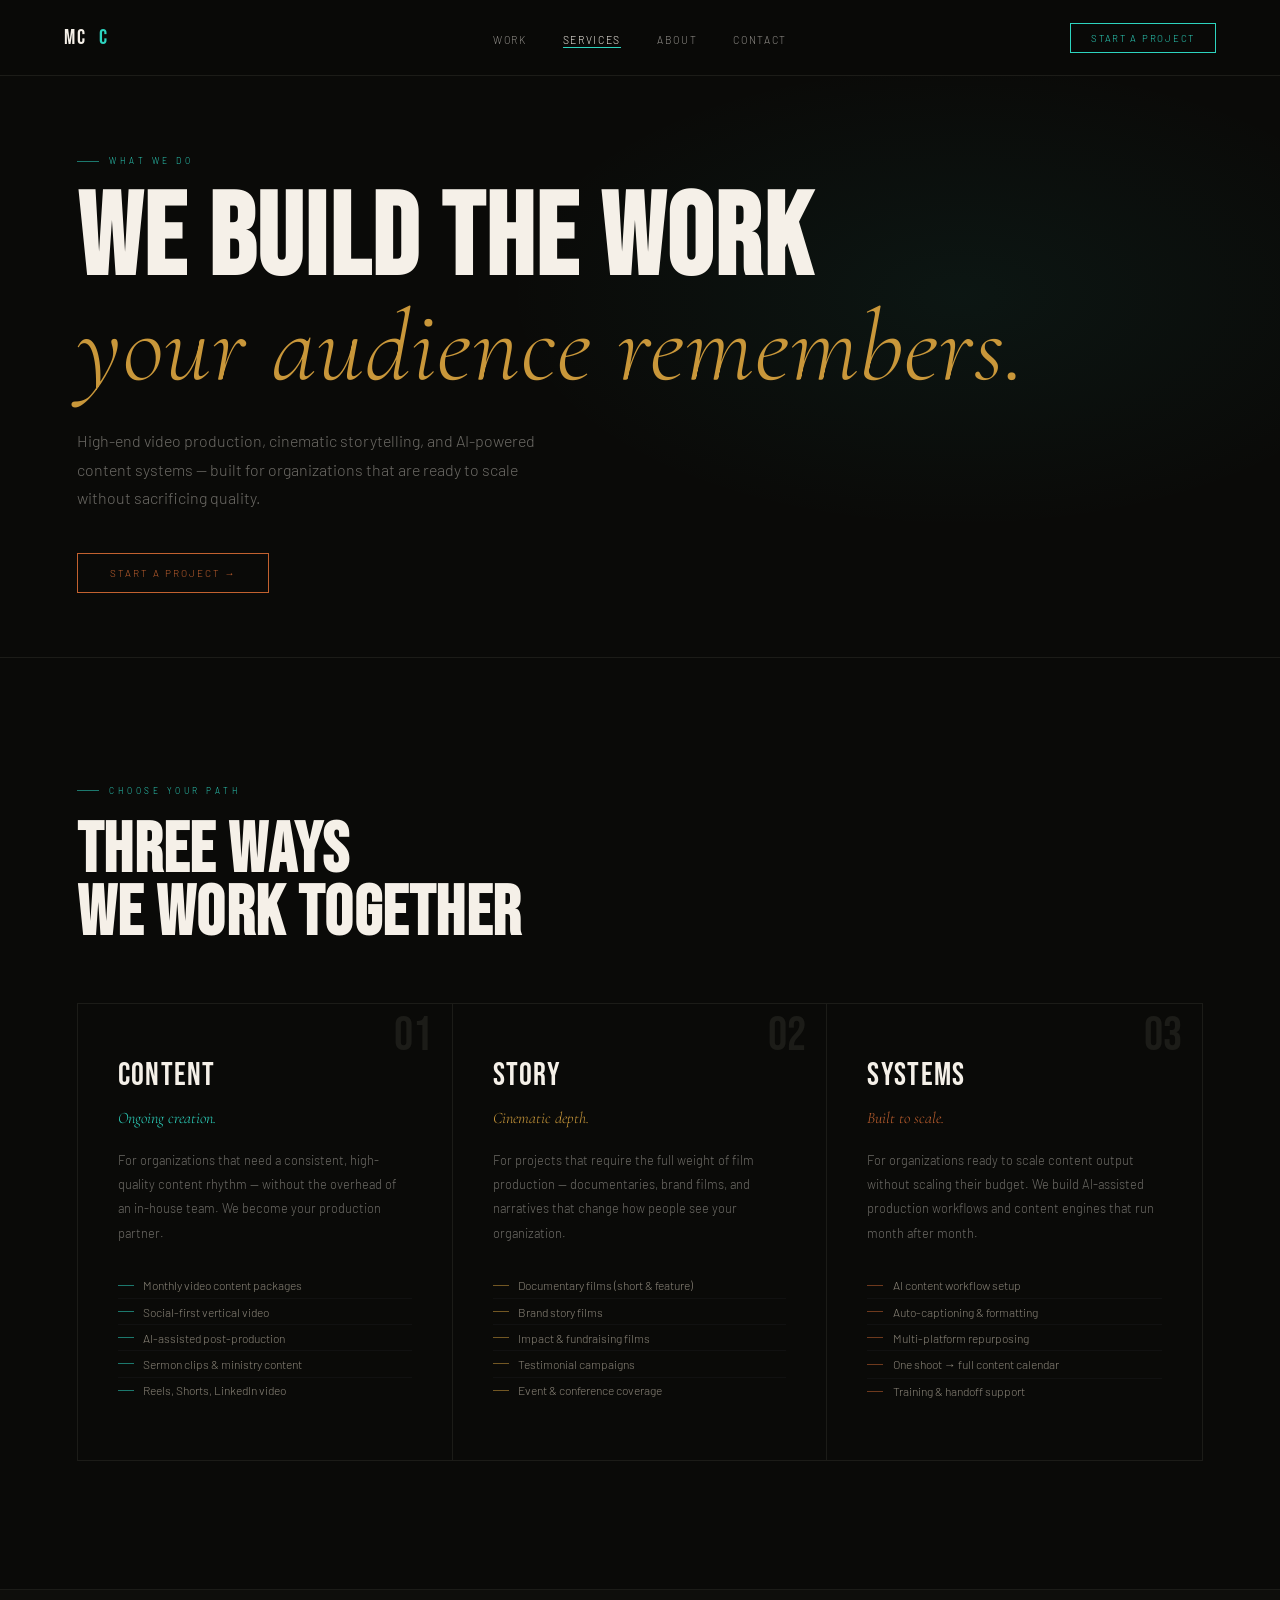
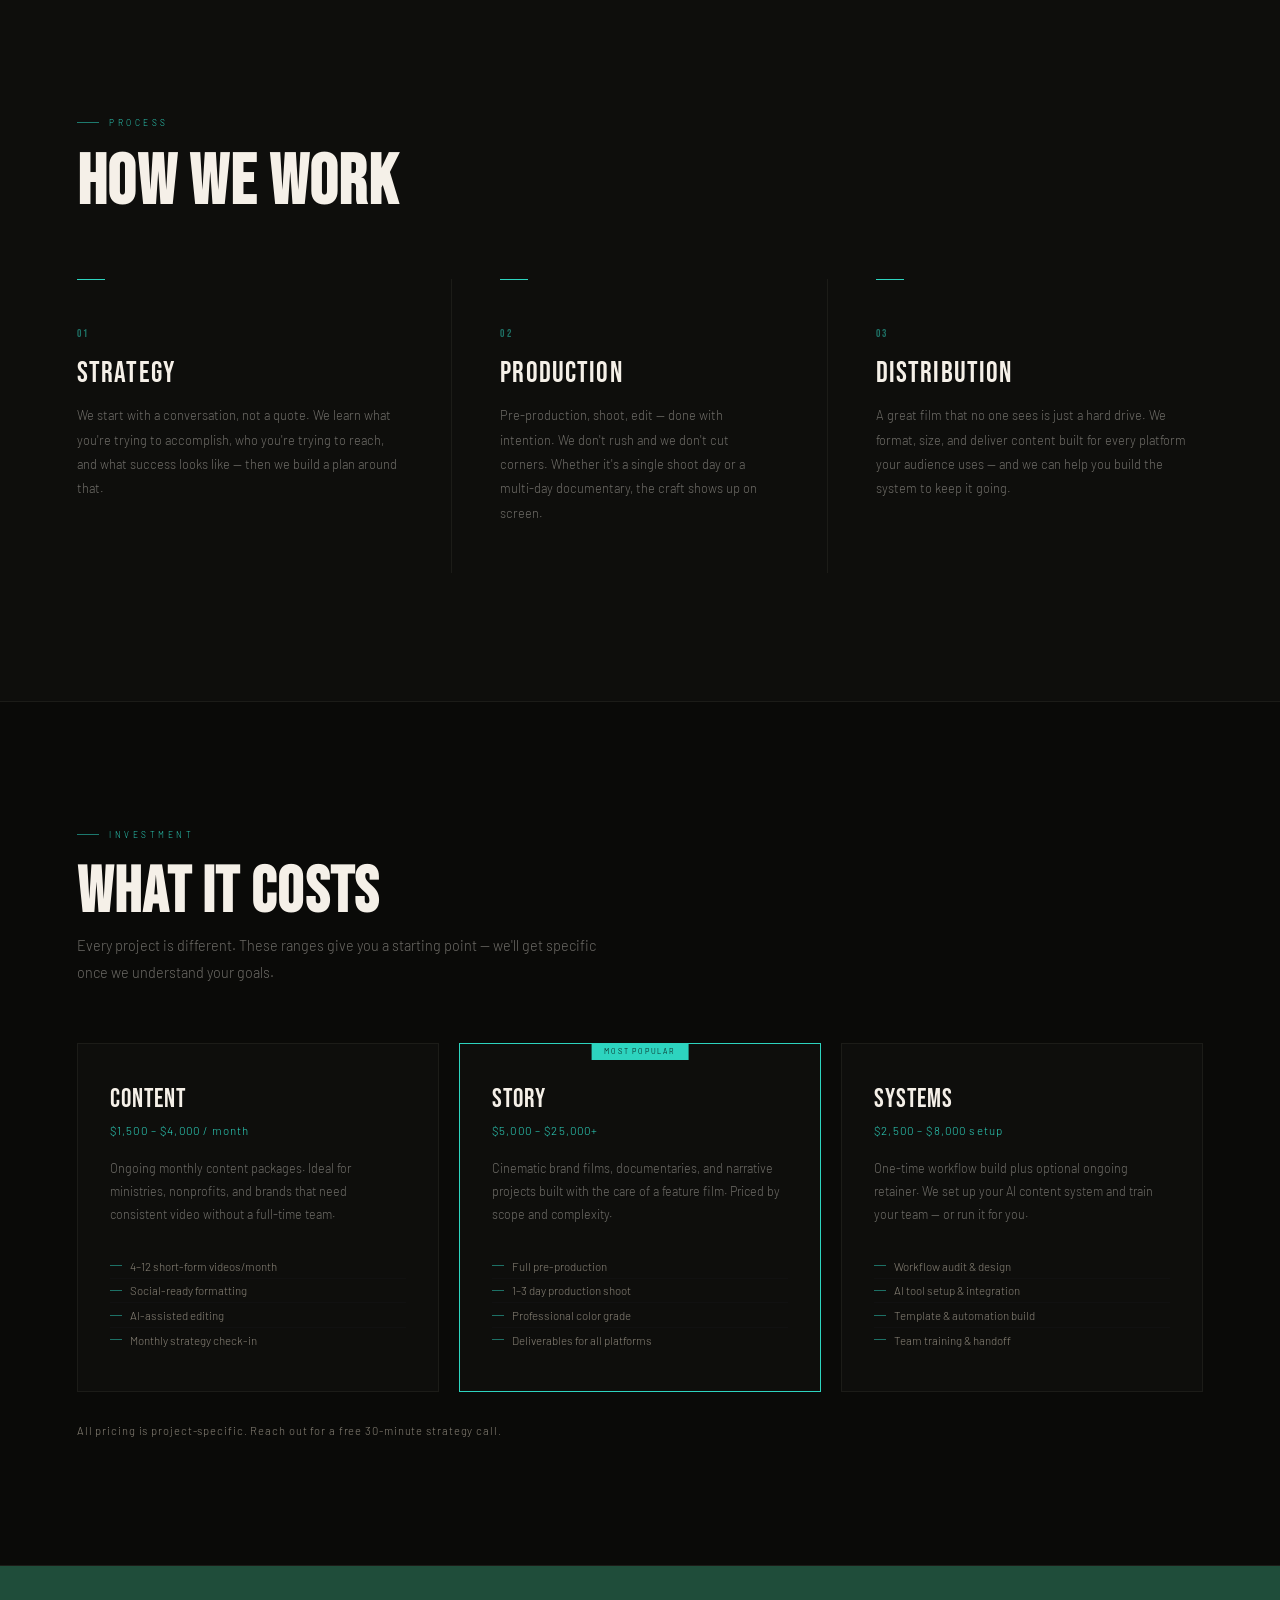
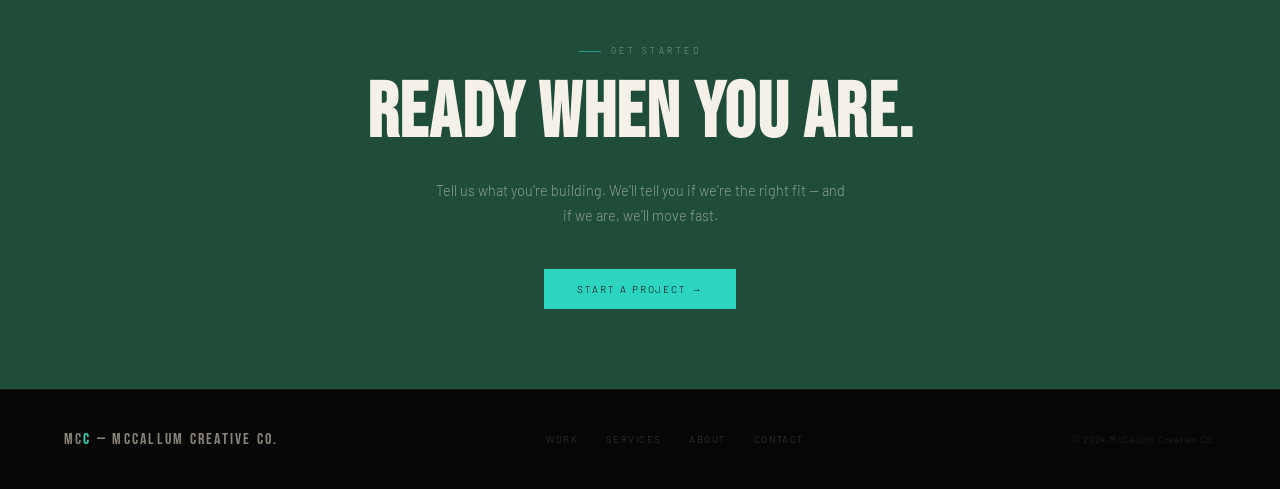
<file: services.html>
<!DOCTYPE html>
<html lang="en">
<head>
<meta charset="UTF-8"/><meta name="viewport" content="width=device-width,initial-scale=1.0"/>
<title>Services — McCallum Creative Co.</title>
<link rel="stylesheet" href="/css/global.css"/>
<style>
/* ── PATH CARDS ── */
.path-grid { display: grid; grid-template-columns: repeat(3,1fr); gap: 0; border: 1px solid var(--border); }
.path-card {
  padding: 3.5rem 2.5rem; border-right: 1px solid var(--border);
  position: relative; overflow: hidden; transition: background .4s;
}
.path-card:last-child { border-right: none; }
.path-card::before {
  content:''; position: absolute; bottom: 0; left: 0; right: 0;
  height: 2px; background: var(--accent,var(--teal));
  transform: scaleX(0); transform-origin: left;
  transition: transform .5s cubic-bezier(.16,1,.3,1);
}
.path-card:hover::before { transform: scaleX(1); }
.path-card:hover { background: var(--bg3); }
.path-num { font-family: var(--disp); font-size: 3rem; color: var(--border); position: absolute; top: .5rem; right: 1.25rem; line-height: 1; transition: color .4s; }
.path-card:hover .path-num { color: #252522; }
.path-name { font-family: var(--disp); font-size: 2rem; letter-spacing: .04em; margin-bottom: 1rem; line-height: 1; color: var(--fg); }
.path-tagline { font-family: var(--serif); font-style: italic; color: var(--accent,var(--teal)); font-size: 1rem; font-weight: 300; margin-bottom: 1.25rem; }
.path-desc { font-size: .8rem; color: var(--dim); line-height: 1.9; margin-bottom: 1.75rem; }
.path-list { list-style: none; }
.path-list li { font-size: .75rem; color: var(--muted); padding: .35rem 0; border-bottom: 1px solid #111; display: flex; align-items: center; gap: .6rem; }
.path-list li:last-child { border-bottom: none; }
.path-list li::before { content:''; display:block; width:16px; height:1px; background:var(--accent,var(--teal)); opacity:.55; flex-shrink:0; }

/* ── PROCESS ── */
.process-grid { display: grid; grid-template-columns: repeat(3,1fr); gap: 0; }
.process-step { padding: 3rem 3rem 3rem 0; border-right: 1px solid var(--border); position: relative; }
.process-step:last-child { border-right: none; padding-right: 0; }
.process-step:nth-child(2), .process-step:nth-child(3) { padding-left: 3rem; }
.process-step::before { content:''; position:absolute; top:0; left:0; width:28px; height:1px; background:var(--teal); }
.process-step:nth-child(2)::before, .process-step:nth-child(3)::before { left:3rem; }
.process-num { font-family: var(--disp); font-size: .7rem; letter-spacing: .22em; color: var(--teal); opacity: .5; margin-bottom: 1.25rem; display: block; }
.process-name { font-family: var(--disp); font-size: 1.8rem; letter-spacing: .04em; line-height: 1; color: var(--fg); margin-bottom: .9rem; }
.process-desc { font-size: .8rem; color: var(--dim); line-height: 1.9; }

/* ── PRICING ── */
.pricing-grid { display: grid; grid-template-columns: repeat(3,1fr); gap: 1.25rem; }
.pricing-card {
  background: var(--bg2); border: 1px solid var(--border);
  padding: 2.5rem 2rem; position: relative; transition: border-color .4s;
}
.pricing-card.featured { border-color: var(--teal); }
.pricing-card.featured::before { content:'Most Popular'; position:absolute; top:-1px; left:50%; transform:translateX(-50%); font-size:.46rem; letter-spacing:.24em; text-transform:uppercase; padding:.28rem .8rem; background:var(--teal); color:#000; white-space:nowrap; }
.pricing-tier { font-family: var(--disp); font-size: 1.6rem; letter-spacing: .04em; color: var(--fg); margin-bottom: .5rem; }
.pricing-range { font-size: .72rem; color: var(--teal); letter-spacing: .1em; margin-bottom: 1.25rem; }
.pricing-desc { font-size: .78rem; color: var(--dim); line-height: 1.85; margin-bottom: 1.75rem; }
.pricing-includes { list-style: none; }
.pricing-includes li { font-size: .72rem; color: var(--muted); padding: .3rem 0; border-bottom: 1px solid #111; display: flex; align-items: center; gap: .5rem; }
.pricing-includes li:last-child { border-bottom: none; }
.pricing-includes li::before { content:''; display:block; width:12px; height:1px; background:var(--teal); opacity:.5; flex-shrink:0; }

@media(max-width:760px){
  .path-grid { grid-template-columns: 1fr; }
  .path-card { border-right: none; border-bottom: 1px solid var(--border); }
  .process-grid { grid-template-columns: 1fr; }
  .process-step { border-right: none; border-top: 1px solid var(--border); padding: 2.5rem 0; }
  .process-step:nth-child(2), .process-step:nth-child(3) { padding-left: 0; }
  .process-step::before, .process-step:nth-child(2)::before, .process-step:nth-child(3)::before { left: 0; }
  .pricing-grid { grid-template-columns: 1fr; }
}
</style>
</head>
<body>

<nav class="nav">
  <a href="/index.html" class="nav-logo">MC<span>C</span></a>
  <ul class="nav-links">
    <li><a href="/work.html">Work</a></li>
    <li><a href="/services.html" class="active">Services</a></li>
    <li><a href="/about.html">About</a></li>
    <li><a href="/contact.html">Contact</a></li>
  </ul>
  <div class="nav-right">
    <a href="/contact.html" class="nav-cta">Start a Project</a>
    <button class="hamburger" id="hamburger" onclick="toggleMenu()"><span></span><span></span><span></span></button>
  </div>
</nav>
<div class="mobile-menu" id="mobileMenu">
  <a href="/work.html" onclick="closeMenu()">Work</a>
  <a href="/services.html" onclick="closeMenu()">Services</a>
  <a href="/about.html" onclick="closeMenu()">About</a>
  <a href="/contact.html" onclick="closeMenu()">Contact</a>
  <div class="mobile-cta-wrap"><a href="/contact.html" class="btn btn-teal" onclick="closeMenu()">Start a Project</a></div>
</div>

<!-- HERO -->
<div class="page-hero" style="min-height:52vh">
  <div style="position:absolute;inset:0;background:radial-gradient(ellipse 55% 55% at 75% 45%,rgba(45,212,191,.06) 0%,transparent 65%);pointer-events:none"></div>
  <div class="page-hero-inner">
    <div class="eyebrow reveal">What We Do</div>
    <h1 class="hero-hl reveal">We build the work<br><em>your audience remembers.</em></h1>
    <p class="hero-sub reveal">High-end video production, cinematic storytelling, and AI-powered content systems — built for organizations that are ready to scale without sacrificing quality.</p>
    <div style="margin-top:2.5rem" class="reveal"><a href="/contact.html" class="btn btn-orange">Start a Project →</a></div>
  </div>
</div>

<!-- CHOOSE YOUR PATH -->
<section class="section border-b">
  <div class="eyebrow reveal">Choose Your Path</div>
  <h2 class="disp reveal" style="font-size:clamp(2.5rem,5.5vw,4.5rem);margin-bottom:3.5rem">Three ways<br>we work together</h2>
  <div class="path-grid reveal">

    <div class="path-card" style="--accent:var(--teal)">
      <span class="path-num">01</span>
      <div class="path-name">Content</div>
      <div class="path-tagline">Ongoing creation.</div>
      <p class="path-desc">For organizations that need a consistent, high-quality content rhythm — without the overhead of an in-house team. We become your production partner.</p>
      <ul class="path-list">
        <li>Monthly video content packages</li>
        <li>Social-first vertical video</li>
        <li>AI-assisted post-production</li>
        <li>Sermon clips & ministry content</li>
        <li>Reels, Shorts, LinkedIn video</li>
      </ul>
    </div>

    <div class="path-card" style="--accent:var(--gold)">
      <span class="path-num">02</span>
      <div class="path-name">Story</div>
      <div class="path-tagline">Cinematic depth.</div>
      <p class="path-desc">For projects that require the full weight of film production — documentaries, brand films, and narratives that change how people see your organization.</p>
      <ul class="path-list">
        <li>Documentary films (short & feature)</li>
        <li>Brand story films</li>
        <li>Impact & fundraising films</li>
        <li>Testimonial campaigns</li>
        <li>Event & conference coverage</li>
      </ul>
    </div>

    <div class="path-card" style="--accent:var(--orange)">
      <span class="path-num">03</span>
      <div class="path-name">Systems</div>
      <div class="path-tagline">Built to scale.</div>
      <p class="path-desc">For organizations ready to scale content output without scaling their budget. We build AI-assisted production workflows and content engines that run month after month.</p>
      <ul class="path-list">
        <li>AI content workflow setup</li>
        <li>Auto-captioning & formatting</li>
        <li>Multi-platform repurposing</li>
        <li>One shoot → full content calendar</li>
        <li>Training & handoff support</li>
      </ul>
    </div>

  </div>
</section>

<!-- HOW WE WORK -->
<section class="section border-b" style="background:var(--bg2)">
  <div class="eyebrow reveal">Process</div>
  <h2 class="disp reveal" style="font-size:clamp(2.5rem,5.5vw,4.5rem);margin-bottom:4rem">How we work</h2>
  <div class="process-grid">
    <div class="process-step reveal">
      <span class="process-num">01</span>
      <div class="process-name">Strategy</div>
      <p class="process-desc">We start with a conversation, not a quote. We learn what you're trying to accomplish, who you're trying to reach, and what success looks like — then we build a plan around that.</p>
    </div>
    <div class="process-step reveal rd1">
      <span class="process-num">02</span>
      <div class="process-name">Production</div>
      <p class="process-desc">Pre-production, shoot, edit — done with intention. We don't rush and we don't cut corners. Whether it's a single shoot day or a multi-day documentary, the craft shows up on screen.</p>
    </div>
    <div class="process-step reveal rd2">
      <span class="process-num">03</span>
      <div class="process-name">Distribution</div>
      <p class="process-desc">A great film that no one sees is just a hard drive. We format, size, and deliver content built for every platform your audience uses — and we can help you build the system to keep it going.</p>
    </div>
  </div>
</section>

<!-- PRICING GUIDANCE -->
<section class="section border-b">
  <div class="eyebrow reveal">Investment</div>
  <h2 class="disp reveal" style="font-size:clamp(2.2rem,5vw,4rem);margin-bottom:.75rem">What it costs</h2>
  <p class="reveal" style="color:var(--dim);font-size:.9rem;line-height:1.85;max-width:520px;margin-bottom:3.5rem">Every project is different. These ranges give you a starting point — we'll get specific once we understand your goals.</p>

  <div class="pricing-grid">

    <div class="pricing-card reveal">
      <div class="pricing-tier">Content</div>
      <div class="pricing-range">$1,500 – $4,000 / month</div>
      <p class="pricing-desc">Ongoing monthly content packages. Ideal for ministries, nonprofits, and brands that need consistent video without a full-time team.</p>
      <ul class="pricing-includes">
        <li>4–12 short-form videos/month</li>
        <li>Social-ready formatting</li>
        <li>AI-assisted editing</li>
        <li>Monthly strategy check-in</li>
      </ul>
    </div>

    <div class="pricing-card featured reveal rd1">
      <div class="pricing-tier">Story</div>
      <div class="pricing-range">$5,000 – $25,000+</div>
      <p class="pricing-desc">Cinematic brand films, documentaries, and narrative projects built with the care of a feature film. Priced by scope and complexity.</p>
      <ul class="pricing-includes">
        <li>Full pre-production</li>
        <li>1–3 day production shoot</li>
        <li>Professional color grade</li>
        <li>Deliverables for all platforms</li>
      </ul>
    </div>

    <div class="pricing-card reveal rd2">
      <div class="pricing-tier">Systems</div>
      <div class="pricing-range">$2,500 – $8,000 setup</div>
      <p class="pricing-desc">One-time workflow build plus optional ongoing retainer. We set up your AI content system and train your team — or run it for you.</p>
      <ul class="pricing-includes">
        <li>Workflow audit & design</li>
        <li>AI tool setup & integration</li>
        <li>Template & automation build</li>
        <li>Team training & handoff</li>
      </ul>
    </div>

  </div>
  <p class="reveal" style="font-size:.7rem;color:var(--muted);margin-top:2rem;letter-spacing:.08em">All pricing is project-specific. Reach out for a free 30-minute strategy call.</p>
</section>

<!-- FINAL CTA -->
<section class="section-sm" style="text-align:center;background:var(--green)">
  <div class="eyebrow reveal" style="justify-content:center;color:rgba(245,240,232,.5)">Get Started</div>
  <h2 class="disp reveal" style="font-size:clamp(2.5rem,6vw,5rem);margin:.75rem 0 1.75rem">Ready when you are.</h2>
  <p class="reveal" style="color:rgba(245,240,232,.5);font-size:.9rem;line-height:1.8;max-width:420px;margin:0 auto 2.5rem">Tell us what you're building. We'll tell you if we're the right fit — and if we are, we'll move fast.</p>
  <a href="/contact.html" class="btn btn-solid reveal" style="margin:0 auto">Start a Project →</a>
</section>

<footer>
  <div class="footer-logo">MC<span>C</span> — McCallum Creative Co.</div>
  <div class="footer-links"><a href="/work.html">Work</a><a href="/services.html">Services</a><a href="/about.html">About</a><a href="/contact.html">Contact</a></div>
  <div class="footer-copy">© 2024 McCallum Creative Co.</div>
</footer>

<script>
let menuOpen=false;
function toggleMenu(){menuOpen=!menuOpen;document.getElementById('hamburger').classList.toggle('open',menuOpen);document.getElementById('mobileMenu').classList.toggle('open',menuOpen);}
function closeMenu(){menuOpen=false;document.getElementById('hamburger').classList.remove('open');document.getElementById('mobileMenu').classList.remove('open');}
const io=new IntersectionObserver(e=>e.forEach(x=>{if(x.isIntersecting){x.target.classList.add('on');io.unobserve(x.target);}}),{threshold:.1});
document.querySelectorAll('.reveal').forEach(el=>io.observe(el));
</script>
</body>
</html>
</file>
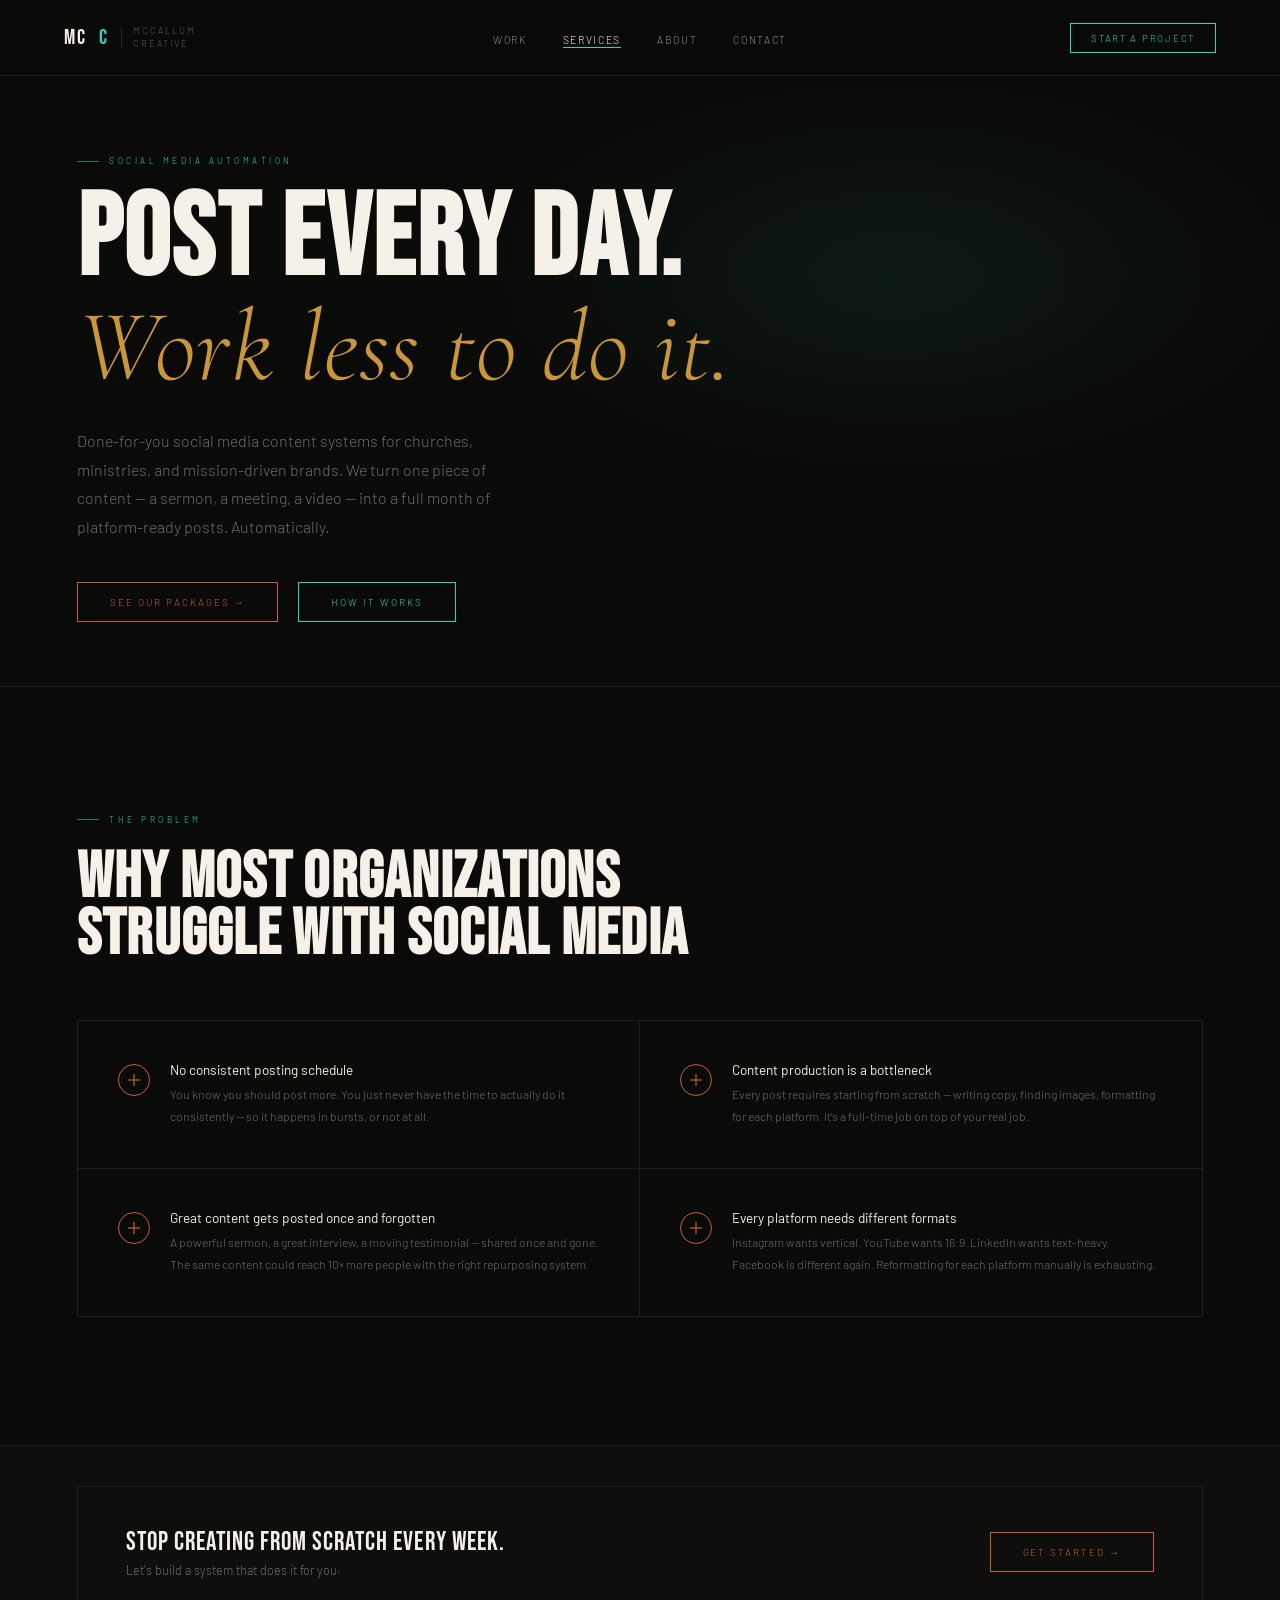
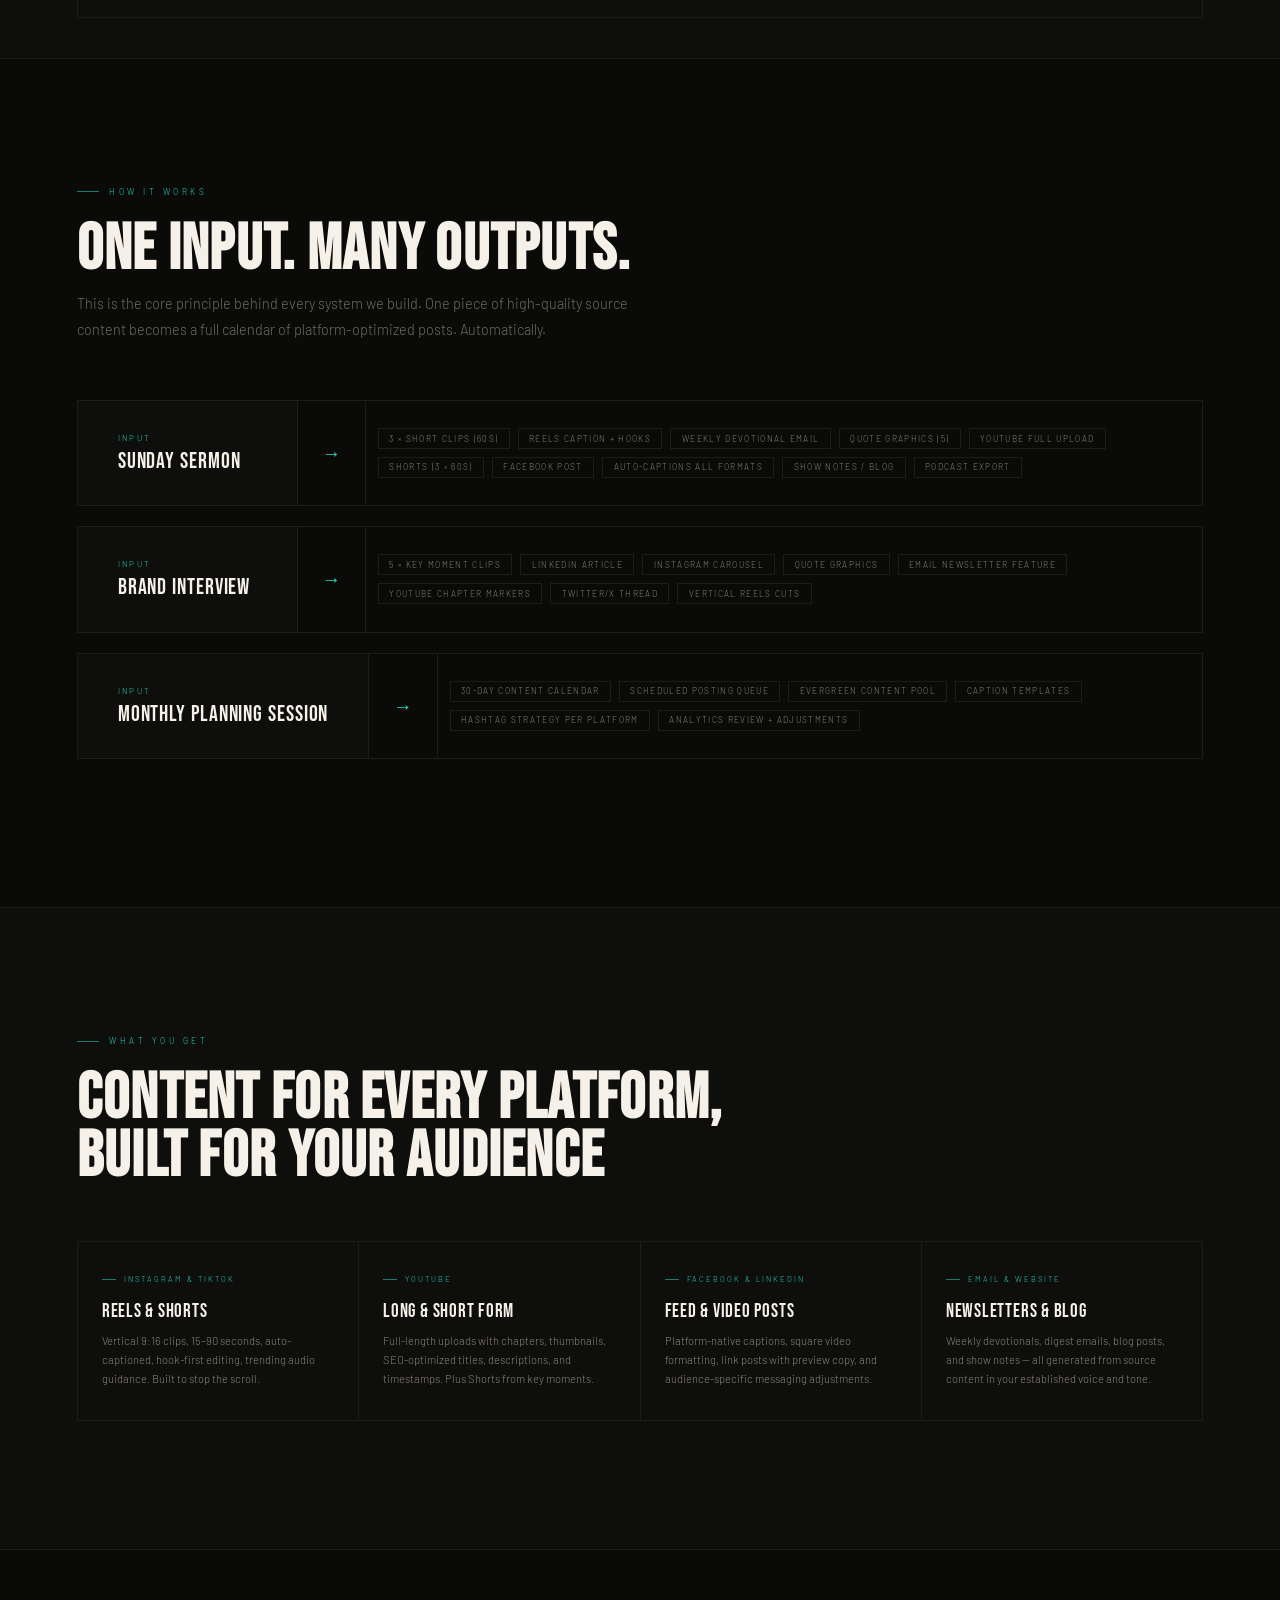
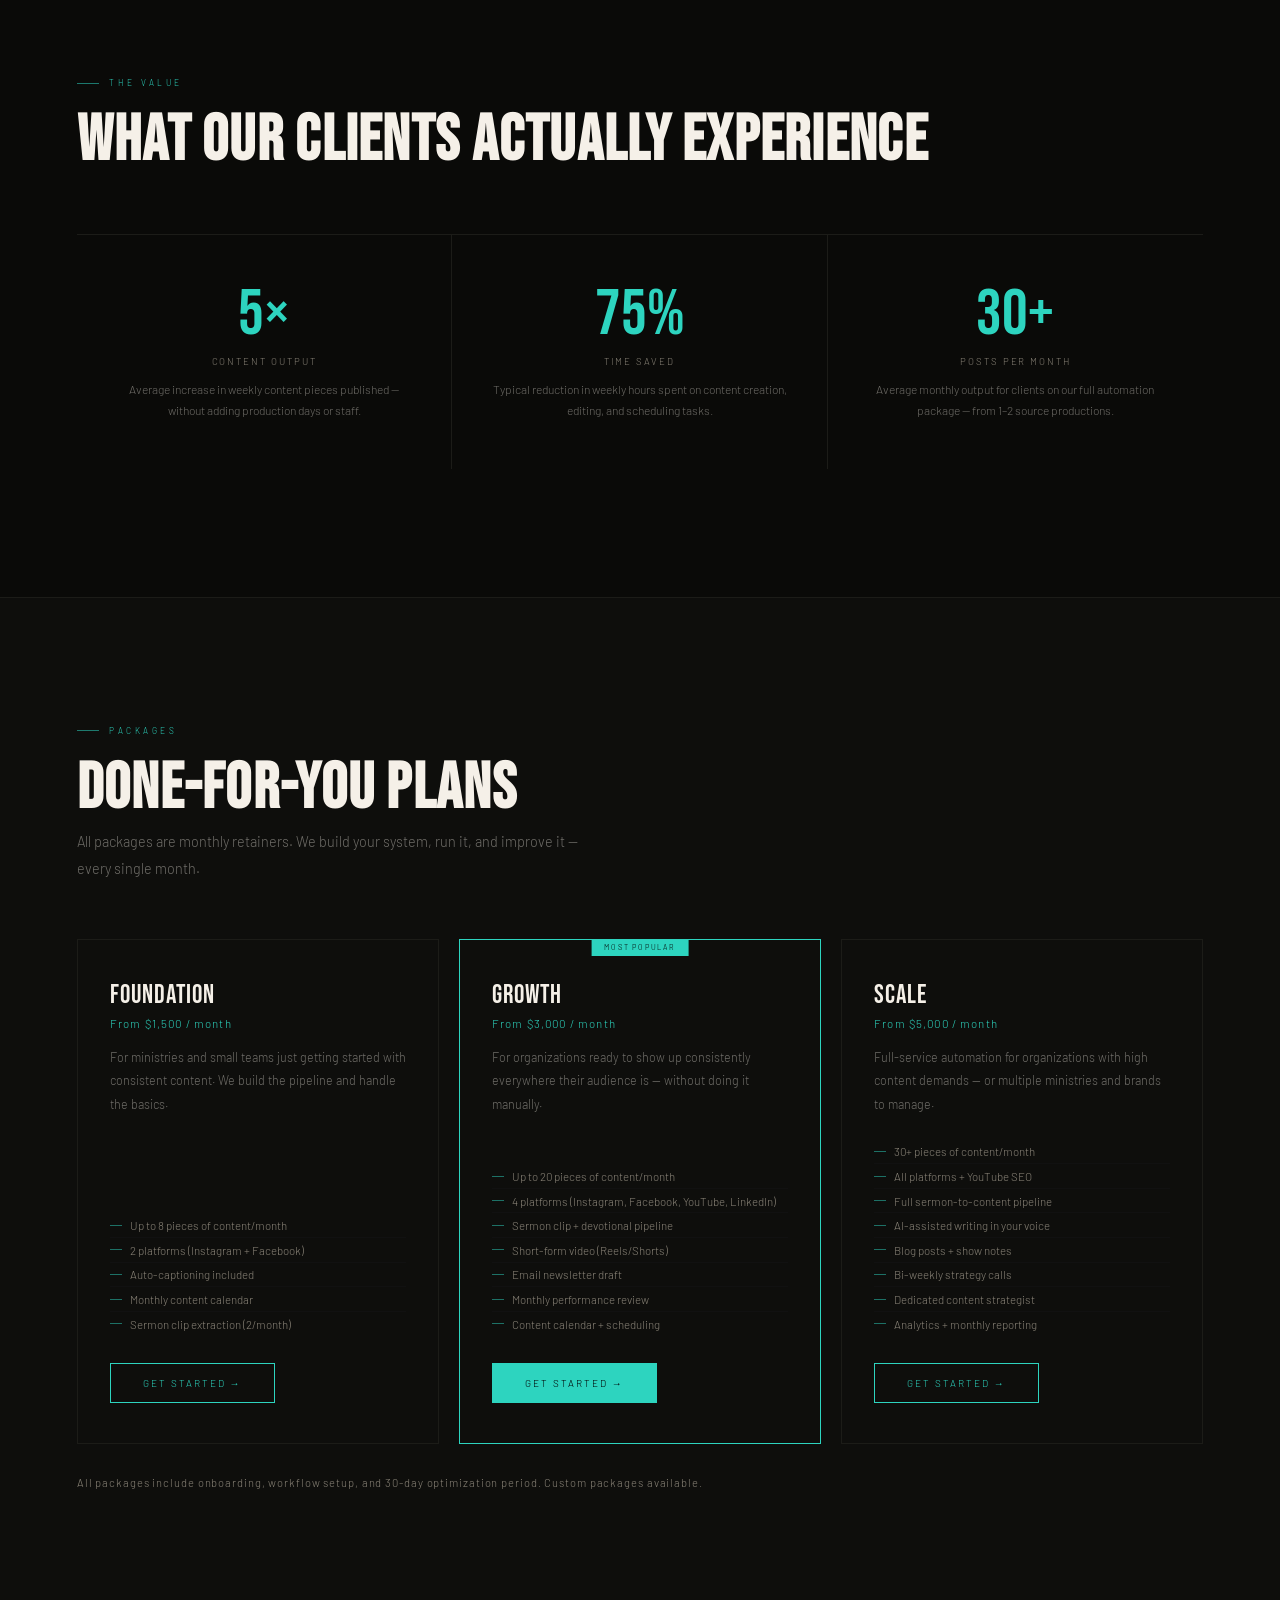
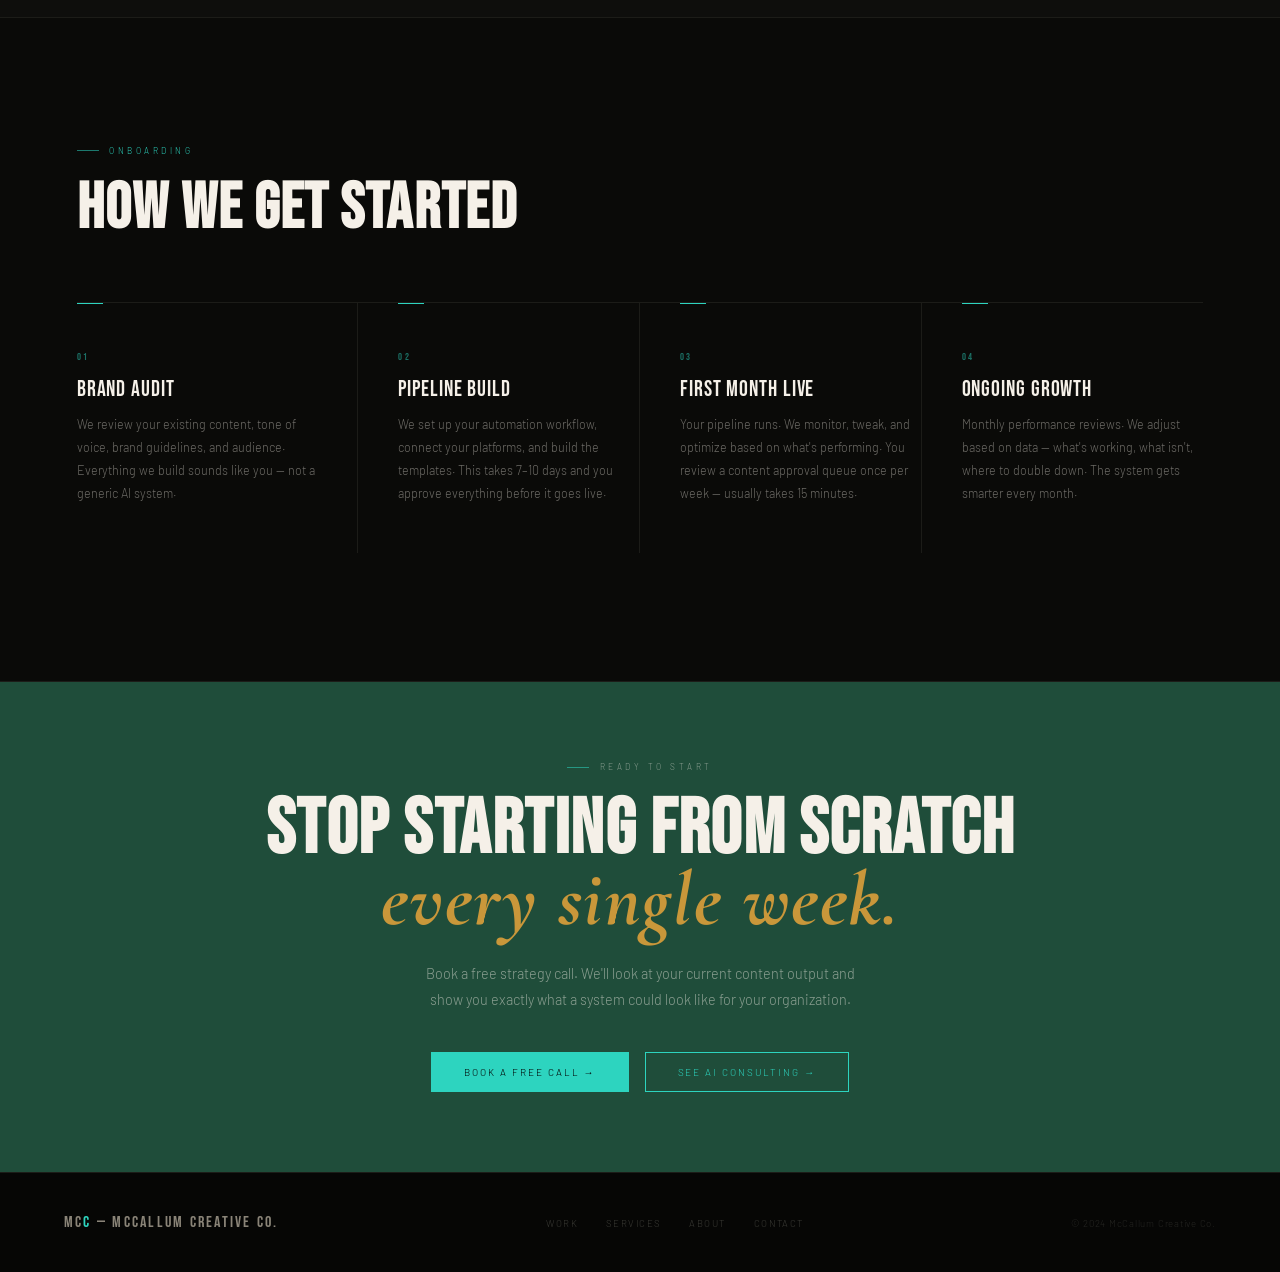
<file: social-automation.html>
<!DOCTYPE html>
<html lang="en">
<head>
<meta charset="UTF-8"/><meta name="viewport" content="width=device-width,initial-scale=1.0"/>
<title>Social Media Automation — McCallum Creative Co.</title>
<meta name="description" content="Done-for-you social media content systems for churches, ministries, and brands. Turn one piece of content into a full month of posts — automatically."/>
<link rel="stylesheet" href="/css/global.css"/>
<style>

/* ── PAIN POINTS ── */
.pain-grid {
  display: grid;
  grid-template-columns: repeat(2,1fr);
  gap: 0;
  border: 1px solid var(--border);
}
.pain-item {
  padding: 2.5rem;
  border-right: 1px solid var(--border);
  border-bottom: 1px solid var(--border);
  display: flex; gap: 1.25rem; align-items: flex-start;
}
.pain-item:nth-child(even) { border-right: none; }
.pain-item:nth-last-child(-n+2) { border-bottom: none; }
.pain-icon {
  width: 32px; height: 32px; border-radius: 50%;
  border: 1px solid var(--orange); flex-shrink: 0;
  display: flex; align-items: center; justify-content: center;
  margin-top: .2rem;
}
.pain-icon svg { width: 14px; height: 14px; }
.pain-text-hl { font-size: .85rem; color: var(--fg); margin-bottom: .4rem; font-weight: 400; }
.pain-text-sub { font-size: .76rem; color: var(--dim); line-height: 1.8; }

/* ── WORKFLOW VISUAL ── */
.workflow-row {
  display: flex;
  align-items: stretch;
  gap: 0;
  border: 1px solid var(--border);
  margin-bottom: 1.25rem;
  overflow: hidden;
}
.workflow-input {
  padding: 2rem 2.5rem;
  background: var(--bg2);
  border-right: 1px solid var(--border);
  min-width: 220px;
  display: flex; flex-direction: column; justify-content: center;
}
.workflow-input-label {
  font-size: .5rem; letter-spacing: .28em; text-transform: uppercase;
  color: var(--teal); margin-bottom: .5rem;
}
.workflow-input-name {
  font-family: var(--disp); font-size: 1.4rem;
  letter-spacing: .04em; color: var(--fg); line-height: 1;
}
.workflow-arrow {
  display: flex; align-items: center; justify-content: center;
  padding: 0 1.5rem; color: var(--teal); font-size: 1.2rem;
  border-right: 1px solid var(--border);
  flex-shrink: 0;
}
.workflow-outputs {
  flex: 1; display: flex; flex-wrap: wrap; padding: .75rem;
  gap: .5rem; align-content: center;
}
.workflow-output-tag {
  font-size: .52rem; letter-spacing: .16em; text-transform: uppercase;
  padding: .28rem .65rem;
  border: 1px solid var(--border); color: var(--muted);
  transition: border-color .3s, color .3s;
}
.workflow-row:hover .workflow-output-tag {
  border-color: rgba(45,212,191,.3); color: rgba(245,240,232,.6);
}

/* ── PACKAGES ── */
.pkg-grid {
  display: grid;
  grid-template-columns: repeat(3,1fr);
  gap: 1.25rem;
}
.pkg-card {
  background: var(--bg2);
  border: 1px solid var(--border);
  padding: 2.5rem 2rem;
  position: relative;
  display: flex; flex-direction: column;
  transition: border-color .4s;
}
.pkg-card:hover { border-color: rgba(45,212,191,.2); }
.pkg-card.featured { border-color: var(--teal); }
.pkg-card.featured::before {
  content: 'Most Popular';
  position: absolute; top: -1px; left: 50%; transform: translateX(-50%);
  font-size: .46rem; letter-spacing: .24em; text-transform: uppercase;
  padding: .28rem .8rem; background: var(--teal); color: #000; white-space: nowrap;
}
.pkg-tier { font-family: var(--disp); font-size: 1.6rem; letter-spacing: .04em; color: var(--fg); margin-bottom: .35rem; }
.pkg-price { font-size: .72rem; color: var(--teal); letter-spacing: .1em; margin-bottom: 1rem; }
.pkg-desc { font-size: .78rem; color: var(--dim); line-height: 1.85; margin-bottom: 1.5rem; flex: 1; }
.pkg-list { list-style: none; margin-bottom: 1.75rem; }
.pkg-list li { font-size: .72rem; color: var(--muted); padding: .3rem 0; border-bottom: 1px solid #111; display: flex; align-items: center; gap: .5rem; }
.pkg-list li:last-child { border-bottom: none; }
.pkg-list li::before { content:''; display:block; width:12px; height:1px; background:var(--teal); opacity:.5; flex-shrink:0; }

/* ── OUTPUT EXAMPLES ── */
.output-grid {
  display: grid;
  grid-template-columns: repeat(4,1fr);
  gap: 1px;
  background: var(--border);
  border: 1px solid var(--border);
}
.output-item {
  background: var(--bg2);
  padding: 2rem 1.5rem;
}
.output-platform {
  font-size: .48rem; letter-spacing: .26em; text-transform: uppercase;
  color: var(--teal); margin-bottom: 1rem; display: flex; align-items: center; gap: .5rem;
}
.output-platform::before { content:''; display:block; width:14px; height:1px; background:var(--teal); opacity:.55; }
.output-format { font-family: var(--disp); font-size: 1.2rem; letter-spacing: .04em; color: var(--fg); margin-bottom: .5rem; }
.output-detail { font-size: .7rem; color: var(--muted); line-height: 1.7; }

/* ── ROI SECTION ── */
.roi-grid {
  display: grid;
  grid-template-columns: repeat(3,1fr);
  gap: 0;
  border-top: 1px solid var(--border);
}
.roi-block { padding: 3rem 2.5rem; border-right: 1px solid var(--border); text-align: center; }
.roi-block:last-child { border-right: none; }
.roi-num { font-family: var(--disp); font-size: clamp(2.5rem,5vw,4rem); color: var(--teal); line-height: 1; margin-bottom: .5rem; }
.roi-label { font-size: .6rem; letter-spacing: .2em; text-transform: uppercase; color: var(--muted); margin-bottom: .75rem; }
.roi-desc { font-size: .75rem; color: var(--dim); line-height: 1.75; }

/* ── PROCESS ── */
.sma-process {
  display: grid;
  grid-template-columns: repeat(4,1fr);
  gap: 0;
  border-top: 1px solid var(--border);
}
.sma-step { padding: 3rem 2.5rem 3rem 0; border-right: 1px solid var(--border); position: relative; }
.sma-step:last-child { border-right: none; }
.sma-step:not(:first-child) { padding-left: 2.5rem; padding-right: 0; }
.sma-step::before { content:''; position:absolute; top:0; left:0; width:26px; height:1px; background:var(--teal); }
.sma-step:not(:first-child)::before { left:2.5rem; }
.sma-step-num { font-family:var(--disp); font-size:.65rem; letter-spacing:.22em; color:var(--teal); opacity:.5; margin-bottom:1rem; display:block; }
.sma-step-name { font-family:var(--disp); font-size:1.4rem; letter-spacing:.04em; line-height:1; color:var(--fg); margin-bottom:.75rem; }
.sma-step-desc { font-size:.78rem; color:var(--dim); line-height:1.85; }

/* ── INLINE CTA STRIP ── */
.cta-strip {
  display: flex; align-items: center; justify-content: space-between;
  gap: 2rem; flex-wrap: wrap;
  padding: 2.5rem 3rem;
  border: 1px solid var(--border);
  background: var(--bg2);
}
.cta-strip-text { font-family: var(--disp); font-size: 1.6rem; letter-spacing: .04em; color: var(--fg); }
.cta-strip-sub { font-size: .78rem; color: var(--dim); margin-top: .3rem; }

/* RESPONSIVE */
@media(max-width:800px){
  .pain-grid { grid-template-columns: 1fr; }
  .pain-item { border-right: none; }
  .pain-item:nth-last-child(-n+2) { border-bottom: 1px solid var(--border); }
  .pain-item:last-child { border-bottom: none; }
  .workflow-row { flex-direction: column; }
  .workflow-input { border-right: none; border-bottom: 1px solid var(--border); min-width: auto; }
  .workflow-arrow { display: none; }
  .pkg-grid { grid-template-columns: 1fr; }
  .output-grid { grid-template-columns: repeat(2,1fr); }
  .roi-grid { grid-template-columns: 1fr; }
  .roi-block { border-right: none; border-bottom: 1px solid var(--border); }
  .roi-block:last-child { border-bottom: none; }
  .sma-process { grid-template-columns: 1fr; }
  .sma-step { border-right: none; border-top: 1px solid var(--border); padding: 2.5rem 0; }
  .sma-step:not(:first-child) { padding-left: 0; }
  .sma-step::before, .sma-step:not(:first-child)::before { left: 0; }
  .cta-strip { flex-direction: column; align-items: flex-start; padding: 2rem; }
}
</style>
</head>
<body data-page="services">

<nav class="nav" id="mainNav">
  <a href="/index.html" class="nav-logo">MC<span>C</span>
    <div class="nav-logo-div"></div>
    <div class="nav-logo-name">McCallum<br>Creative</div>
  </a>
  <ul class="nav-links">
    <li><a href="/work.html">Work</a></li>
    <li><a href="/services.html" class="active">Services</a></li>
    <li><a href="/about.html">About</a></li>
    <li><a href="/contact.html">Contact</a></li>
  </ul>
  <div class="nav-right">
    <a href="/contact.html" class="nav-cta">Start a Project</a>
    <button class="hamburger" id="hamburger" onclick="toggleMenu()"><span></span><span></span><span></span></button>
  </div>
</nav>
<div class="mobile-menu" id="mobileMenu">
  <a href="/work.html" onclick="closeMenu()">Work</a>
  <a href="/services.html" onclick="closeMenu()">Services</a>
  <a href="/about.html" onclick="closeMenu()">About</a>
  <a href="/contact.html" onclick="closeMenu()">Contact</a>
  <div class="mobile-cta-wrap"><a href="/contact.html" class="btn btn-teal" onclick="closeMenu()">Start a Project</a></div>
</div>

<!-- HERO -->
<div class="page-hero" style="min-height:55vh">
  <div style="position:absolute;inset:0;background:radial-gradient(ellipse 55% 50% at 70% 40%,rgba(45,212,191,.07) 0%,transparent 60%);pointer-events:none"></div>
  <div class="page-hero-inner">
    <div class="eyebrow reveal">Social Media Automation</div>
    <h1 class="hero-hl reveal">Post every day.<br><em>Work less to do it.</em></h1>
    <p class="hero-sub reveal">Done-for-you social media content systems for churches, ministries, and mission-driven brands. We turn one piece of content — a sermon, a meeting, a video — into a full month of platform-ready posts. Automatically.</p>
    <div style="margin-top:2.5rem;display:flex;gap:1.25rem;flex-wrap:wrap" class="reveal">
      <a href="/contact.html" class="btn btn-orange">See Our Packages →</a>
      <a href="#workflow" class="btn btn-teal">How It Works</a>
    </div>
  </div>
</div>

<!-- PAIN POINTS -->
<section class="section border-b">
  <div class="eyebrow reveal">The Problem</div>
  <h2 class="disp reveal" style="font-size:clamp(2.2rem,5vw,4rem);margin-bottom:3.5rem">Why most organizations<br>struggle with social media</h2>
  <div class="pain-grid reveal">
    <div class="pain-item">
      <div class="pain-icon"><svg viewBox="0 0 14 14" fill="none"><line x1="7" y1="1" x2="7" y2="13" stroke="#C2612F" stroke-width="1.2"/><line x1="1" y1="7" x2="13" y2="7" stroke="#C2612F" stroke-width="1.2"/></svg></div>
      <div><div class="pain-text-hl">No consistent posting schedule</div><p class="pain-text-sub">You know you should post more. You just never have the time to actually do it consistently — so it happens in bursts, or not at all.</p></div>
    </div>
    <div class="pain-item">
      <div class="pain-icon"><svg viewBox="0 0 14 14" fill="none"><line x1="7" y1="1" x2="7" y2="13" stroke="#C2612F" stroke-width="1.2"/><line x1="1" y1="7" x2="13" y2="7" stroke="#C2612F" stroke-width="1.2"/></svg></div>
      <div><div class="pain-text-hl">Content production is a bottleneck</div><p class="pain-text-sub">Every post requires starting from scratch — writing copy, finding images, formatting for each platform. It's a full-time job on top of your real job.</p></div>
    </div>
    <div class="pain-item">
      <div class="pain-icon"><svg viewBox="0 0 14 14" fill="none"><line x1="7" y1="1" x2="7" y2="13" stroke="#C2612F" stroke-width="1.2"/><line x1="1" y1="7" x2="13" y2="7" stroke="#C2612F" stroke-width="1.2"/></svg></div>
      <div><div class="pain-text-hl">Great content gets posted once and forgotten</div><p class="pain-text-sub">A powerful sermon, a great interview, a moving testimonial — shared once and gone. The same content could reach 10× more people with the right repurposing system.</p></div>
    </div>
    <div class="pain-item">
      <div class="pain-icon"><svg viewBox="0 0 14 14" fill="none"><line x1="7" y1="1" x2="7" y2="13" stroke="#C2612F" stroke-width="1.2"/><line x1="1" y1="7" x2="13" y2="7" stroke="#C2612F" stroke-width="1.2"/></svg></div>
      <div><div class="pain-text-hl">Every platform needs different formats</div><p class="pain-text-sub">Instagram wants vertical. YouTube wants 16:9. LinkedIn wants text-heavy. Facebook is different again. Reformatting for each platform manually is exhausting.</p></div>
    </div>
  </div>
</section>

<!-- INLINE CTA -->
<div class="section-sm border-b" style="background:var(--bg2);padding-top:2.5rem;padding-bottom:2.5rem">
  <div class="cta-strip reveal">
    <div>
      <div class="cta-strip-text">Stop creating from scratch every week.</div>
      <div class="cta-strip-sub">Let's build a system that does it for you.</div>
    </div>
    <a href="/contact.html" class="btn btn-orange" style="flex-shrink:0">Get Started →</a>
  </div>
</div>

<!-- WORKFLOW VISUAL -->
<section class="section border-b" id="workflow">
  <div class="eyebrow reveal">How It Works</div>
  <h2 class="disp reveal" style="font-size:clamp(2.2rem,5vw,4rem);margin-bottom:.75rem">One input. Many outputs.</h2>
  <p class="reveal" style="color:var(--dim);font-size:.9rem;line-height:1.85;max-width:560px;margin-bottom:3.5rem">This is the core principle behind every system we build. One piece of high-quality source content becomes a full calendar of platform-optimized posts. Automatically.</p>

  <div class="reveal">
    <div class="workflow-row">
      <div class="workflow-input">
        <div class="workflow-input-label">Input</div>
        <div class="workflow-input-name">Sunday Sermon</div>
      </div>
      <div class="workflow-arrow">→</div>
      <div class="workflow-outputs">
        <span class="workflow-output-tag">3 × Short Clips (60s)</span>
        <span class="workflow-output-tag">Reels Caption + Hooks</span>
        <span class="workflow-output-tag">Weekly Devotional Email</span>
        <span class="workflow-output-tag">Quote Graphics (5)</span>
        <span class="workflow-output-tag">YouTube Full Upload</span>
        <span class="workflow-output-tag">Shorts (3 × 60s)</span>
        <span class="workflow-output-tag">Facebook Post</span>
        <span class="workflow-output-tag">Auto-Captions All Formats</span>
        <span class="workflow-output-tag">Show Notes / Blog</span>
        <span class="workflow-output-tag">Podcast Export</span>
      </div>
    </div>

    <div class="workflow-row">
      <div class="workflow-input">
        <div class="workflow-input-label">Input</div>
        <div class="workflow-input-name">Brand Interview</div>
      </div>
      <div class="workflow-arrow">→</div>
      <div class="workflow-outputs">
        <span class="workflow-output-tag">5 × Key Moment Clips</span>
        <span class="workflow-output-tag">LinkedIn Article</span>
        <span class="workflow-output-tag">Instagram Carousel</span>
        <span class="workflow-output-tag">Quote Graphics</span>
        <span class="workflow-output-tag">Email Newsletter Feature</span>
        <span class="workflow-output-tag">YouTube Chapter Markers</span>
        <span class="workflow-output-tag">Twitter/X Thread</span>
        <span class="workflow-output-tag">Vertical Reels Cuts</span>
      </div>
    </div>

    <div class="workflow-row">
      <div class="workflow-input">
        <div class="workflow-input-label">Input</div>
        <div class="workflow-input-name">Monthly Planning Session</div>
      </div>
      <div class="workflow-arrow">→</div>
      <div class="workflow-outputs">
        <span class="workflow-output-tag">30-Day Content Calendar</span>
        <span class="workflow-output-tag">Scheduled Posting Queue</span>
        <span class="workflow-output-tag">Evergreen Content Pool</span>
        <span class="workflow-output-tag">Caption Templates</span>
        <span class="workflow-output-tag">Hashtag Strategy Per Platform</span>
        <span class="workflow-output-tag">Analytics Review + Adjustments</span>
      </div>
    </div>
  </div>
</section>

<!-- OUTPUT EXAMPLES -->
<section class="section border-b" style="background:var(--bg2)">
  <div class="eyebrow reveal">What You Get</div>
  <h2 class="disp reveal" style="font-size:clamp(2.2rem,5vw,4rem);margin-bottom:3.5rem">Content for every platform,<br>built for your audience</h2>
  <div class="output-grid reveal">
    <div class="output-item">
      <div class="output-platform">Instagram & TikTok</div>
      <div class="output-format">Reels & Shorts</div>
      <p class="output-detail">Vertical 9:16 clips, 15–90 seconds, auto-captioned, hook-first editing, trending audio guidance. Built to stop the scroll.</p>
    </div>
    <div class="output-item">
      <div class="output-platform">YouTube</div>
      <div class="output-format">Long & Short Form</div>
      <p class="output-detail">Full-length uploads with chapters, thumbnails, SEO-optimized titles, descriptions, and timestamps. Plus Shorts from key moments.</p>
    </div>
    <div class="output-item">
      <div class="output-platform">Facebook & LinkedIn</div>
      <div class="output-format">Feed & Video Posts</div>
      <p class="output-detail">Platform-native captions, square video formatting, link posts with preview copy, and audience-specific messaging adjustments.</p>
    </div>
    <div class="output-item">
      <div class="output-platform">Email & Website</div>
      <div class="output-format">Newsletters & Blog</div>
      <p class="output-detail">Weekly devotionals, digest emails, blog posts, and show notes — all generated from source content in your established voice and tone.</p>
    </div>
  </div>
</section>

<!-- ROI / VALUE -->
<section class="section border-b">
  <div class="eyebrow reveal">The Value</div>
  <h2 class="disp reveal" style="font-size:clamp(2.2rem,5vw,4rem);margin-bottom:4rem">What our clients actually experience</h2>
  <div class="roi-grid">
    <div class="roi-block reveal">
      <div class="roi-num">5×</div>
      <div class="roi-label">Content Output</div>
      <p class="roi-desc">Average increase in weekly content pieces published — without adding production days or staff.</p>
    </div>
    <div class="roi-block reveal rd1">
      <div class="roi-num">75%</div>
      <div class="roi-label">Time Saved</div>
      <p class="roi-desc">Typical reduction in weekly hours spent on content creation, editing, and scheduling tasks.</p>
    </div>
    <div class="roi-block reveal rd2">
      <div class="roi-num">30+</div>
      <div class="roi-label">Posts Per Month</div>
      <p class="roi-desc">Average monthly output for clients on our full automation package — from 1–2 source productions.</p>
    </div>
  </div>
</section>

<!-- PACKAGES -->
<section class="section border-b" style="background:var(--bg2)">
  <div class="eyebrow reveal">Packages</div>
  <h2 class="disp reveal" style="font-size:clamp(2.2rem,5vw,4rem);margin-bottom:.75rem">Done-for-you plans</h2>
  <p class="reveal" style="color:var(--dim);font-size:.9rem;line-height:1.85;max-width:520px;margin-bottom:3.5rem">All packages are monthly retainers. We build your system, run it, and improve it — every single month.</p>

  <div class="pkg-grid">
    <div class="pkg-card reveal">
      <div class="pkg-tier">Foundation</div>
      <div class="pkg-price">From $1,500 / month</div>
      <p class="pkg-desc">For ministries and small teams just getting started with consistent content. We build the pipeline and handle the basics.</p>
      <ul class="pkg-list">
        <li>Up to 8 pieces of content/month</li>
        <li>2 platforms (Instagram + Facebook)</li>
        <li>Auto-captioning included</li>
        <li>Monthly content calendar</li>
        <li>Sermon clip extraction (2/month)</li>
      </ul>
      <a href="/contact.html" class="btn btn-teal" style="align-self:flex-start">Get Started →</a>
    </div>

    <div class="pkg-card featured reveal rd1">
      <div class="pkg-tier">Growth</div>
      <div class="pkg-price">From $3,000 / month</div>
      <p class="pkg-desc">For organizations ready to show up consistently everywhere their audience is — without doing it manually.</p>
      <ul class="pkg-list">
        <li>Up to 20 pieces of content/month</li>
        <li>4 platforms (Instagram, Facebook, YouTube, LinkedIn)</li>
        <li>Sermon clip + devotional pipeline</li>
        <li>Short-form video (Reels/Shorts)</li>
        <li>Email newsletter draft</li>
        <li>Monthly performance review</li>
        <li>Content calendar + scheduling</li>
      </ul>
      <a href="/contact.html" class="btn btn-solid" style="align-self:flex-start">Get Started →</a>
    </div>

    <div class="pkg-card reveal rd2">
      <div class="pkg-tier">Scale</div>
      <div class="pkg-price">From $5,000 / month</div>
      <p class="pkg-desc">Full-service automation for organizations with high content demands — or multiple ministries and brands to manage.</p>
      <ul class="pkg-list">
        <li>30+ pieces of content/month</li>
        <li>All platforms + YouTube SEO</li>
        <li>Full sermon-to-content pipeline</li>
        <li>AI-assisted writing in your voice</li>
        <li>Blog posts + show notes</li>
        <li>Bi-weekly strategy calls</li>
        <li>Dedicated content strategist</li>
        <li>Analytics + monthly reporting</li>
      </ul>
      <a href="/contact.html" class="btn btn-teal" style="align-self:flex-start">Get Started →</a>
    </div>
  </div>
  <p class="reveal" style="font-size:.7rem;color:var(--muted);margin-top:2rem;letter-spacing:.08em">All packages include onboarding, workflow setup, and 30-day optimization period. Custom packages available.</p>
</section>

<!-- PROCESS -->
<section class="section border-b">
  <div class="eyebrow reveal">Onboarding</div>
  <h2 class="disp reveal" style="font-size:clamp(2.2rem,5vw,4rem);margin-bottom:4rem">How we get started</h2>
  <div class="sma-process">
    <div class="sma-step reveal">
      <span class="sma-step-num">01</span>
      <div class="sma-step-name">Brand Audit</div>
      <p class="sma-step-desc">We review your existing content, tone of voice, brand guidelines, and audience. Everything we build sounds like you — not a generic AI system.</p>
    </div>
    <div class="sma-step reveal rd1">
      <span class="sma-step-num">02</span>
      <div class="sma-step-name">Pipeline Build</div>
      <p class="sma-step-desc">We set up your automation workflow, connect your platforms, and build the templates. This takes 7–10 days and you approve everything before it goes live.</p>
    </div>
    <div class="sma-step reveal rd2">
      <span class="sma-step-num">03</span>
      <div class="sma-step-name">First Month Live</div>
      <p class="sma-step-desc">Your pipeline runs. We monitor, tweak, and optimize based on what's performing. You review a content approval queue once per week — usually takes 15 minutes.</p>
    </div>
    <div class="sma-step reveal rd3">
      <span class="sma-step-num">04</span>
      <div class="sma-step-name">Ongoing Growth</div>
      <p class="sma-step-desc">Monthly performance reviews. We adjust based on data — what's working, what isn't, where to double down. The system gets smarter every month.</p>
    </div>
  </div>
</section>

<!-- FINAL CTA -->
<section class="section-sm" style="text-align:center;background:var(--green)">
  <div class="eyebrow reveal" style="justify-content:center;color:rgba(245,240,232,.5)">Ready to Start</div>
  <h2 class="disp reveal" style="font-size:clamp(2.5rem,6vw,5rem);margin:.75rem 0 1.5rem">Stop starting from scratch<br><span style="font-family:var(--serif);font-style:italic;color:var(--gold)">every single week.</span></h2>
  <p class="reveal" style="color:rgba(245,240,232,.5);font-size:.9rem;line-height:1.8;max-width:440px;margin:0 auto 2.5rem">Book a free strategy call. We'll look at your current content output and show you exactly what a system could look like for your organization.</p>
  <div style="display:flex;gap:1rem;justify-content:center;flex-wrap:wrap" class="reveal">
    <a href="/contact.html" class="btn btn-solid">Book a Free Call →</a>
    <a href="/ai-consulting.html" class="btn btn-teal">See AI Consulting →</a>
  </div>
</section>

<footer>
  <div class="footer-logo">MC<span>C</span> — McCallum Creative Co.</div>
  <div class="footer-links"><a href="/work.html">Work</a><a href="/services.html">Services</a><a href="/about.html">About</a><a href="/contact.html">Contact</a></div>
  <div class="footer-copy">© 2024 McCallum Creative Co.</div>
</footer>

<script>
let menuOpen=false;
function toggleMenu(){menuOpen=!menuOpen;document.getElementById('hamburger').classList.toggle('open',menuOpen);document.getElementById('mobileMenu').classList.toggle('open',menuOpen);}
function closeMenu(){menuOpen=false;document.getElementById('hamburger').classList.remove('open');document.getElementById('mobileMenu').classList.remove('open');}
const io=new IntersectionObserver(e=>e.forEach(x=>{if(x.isIntersecting){x.target.classList.add('on');io.unobserve(x.target);}}),{threshold:.1});
document.querySelectorAll('.reveal').forEach(el=>io.observe(el));
</script>
</body>
</html>
</file>
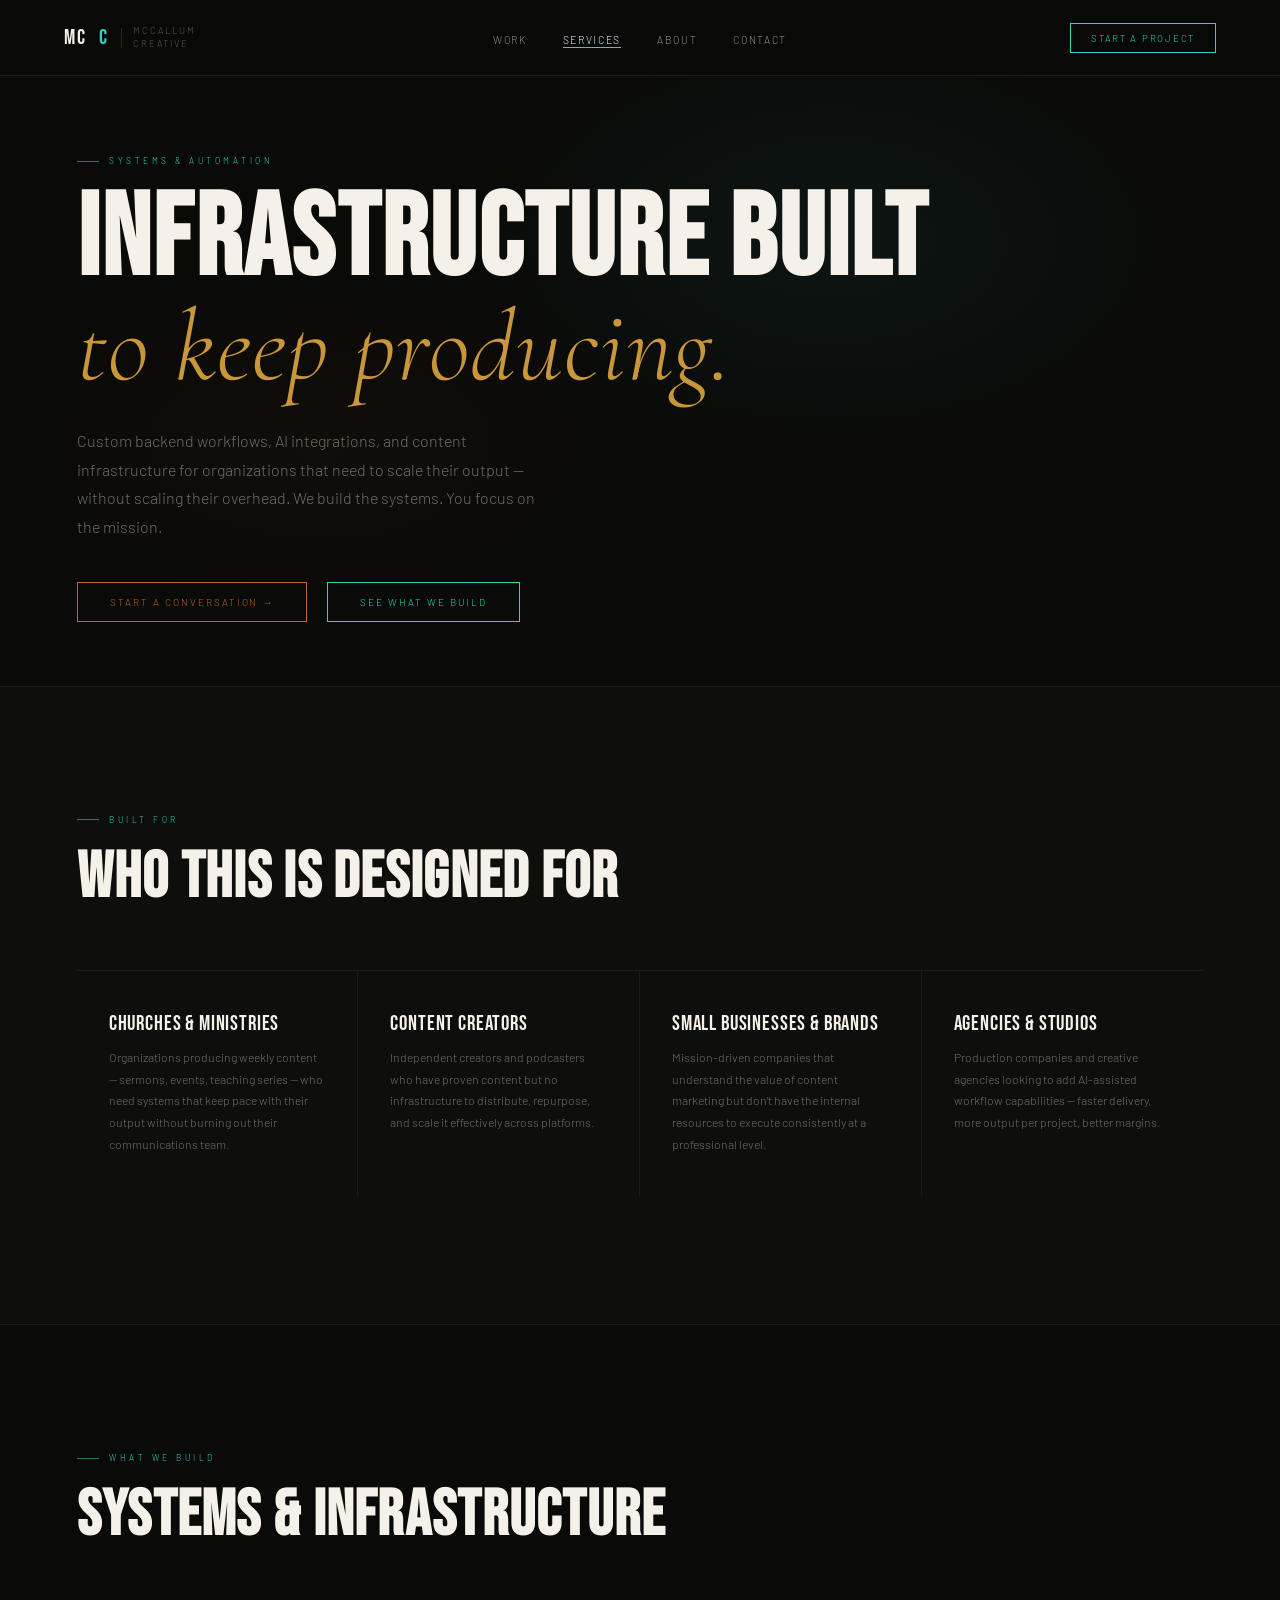
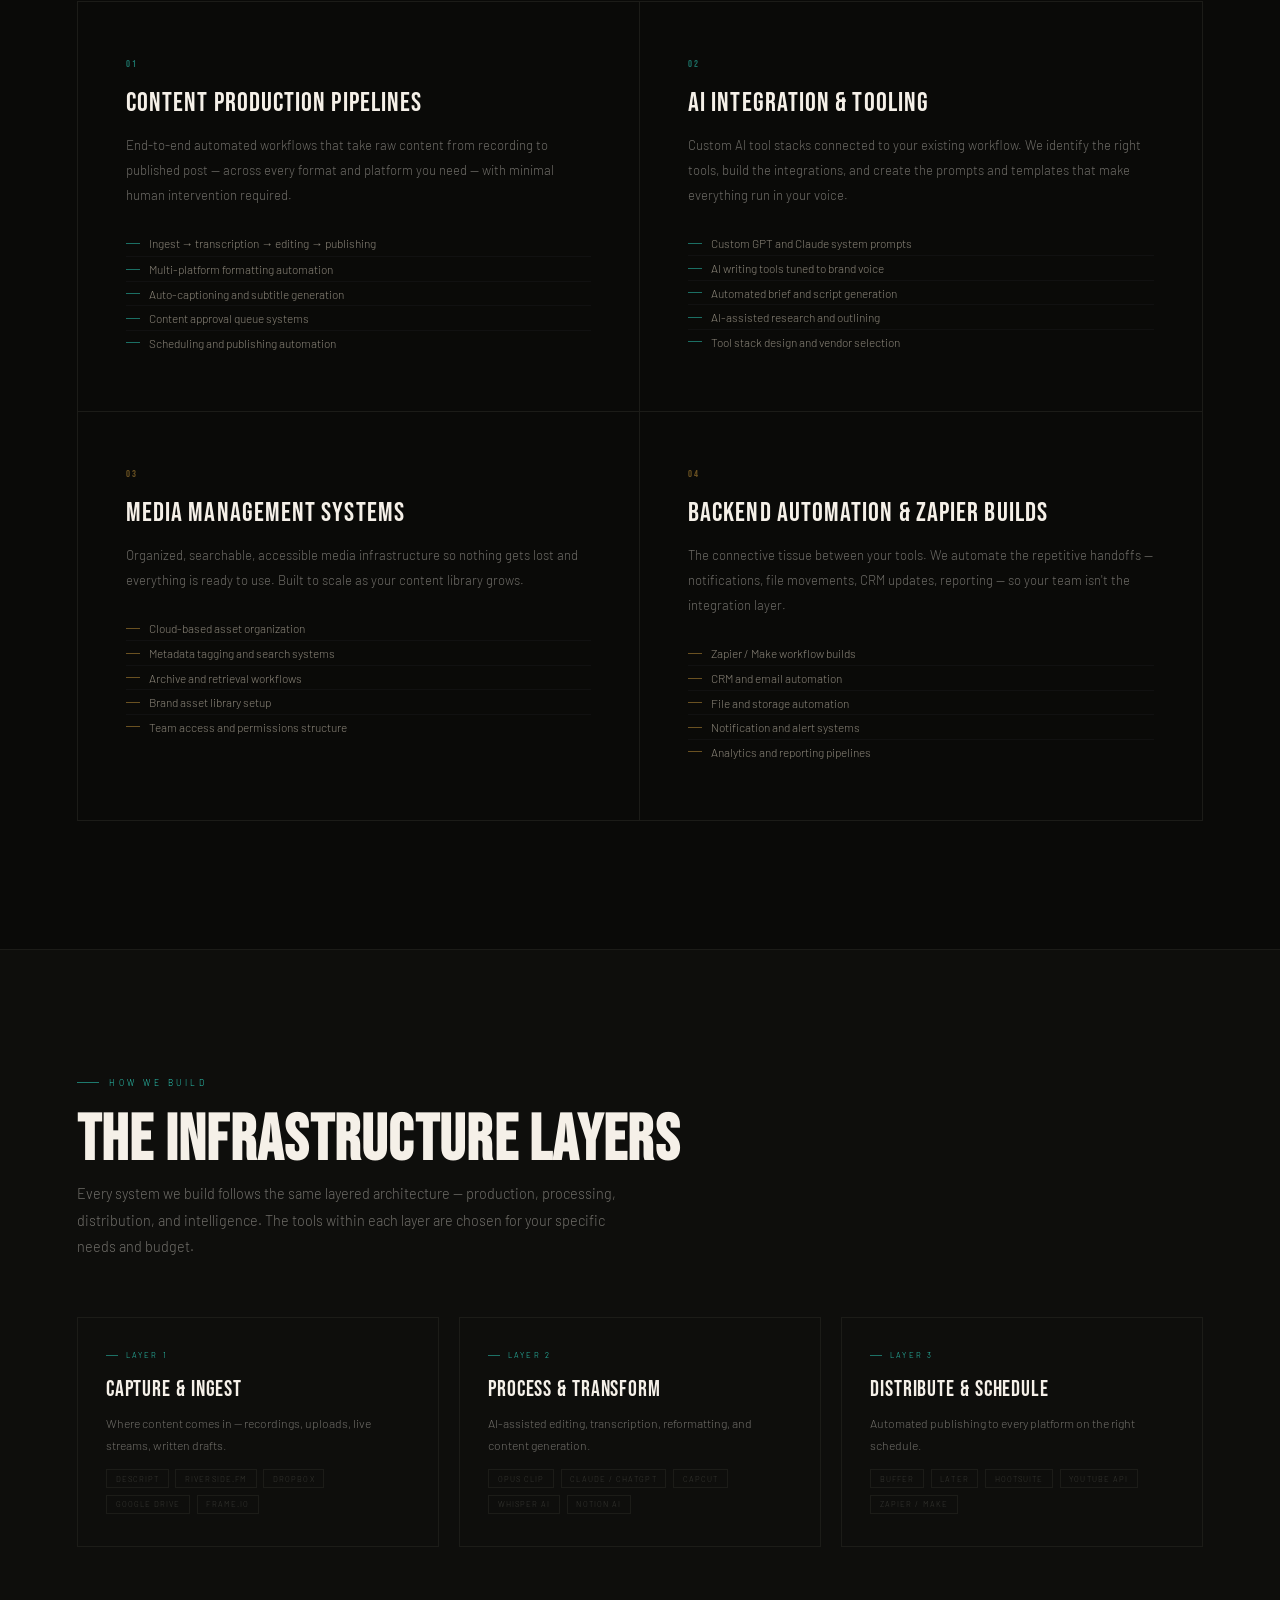
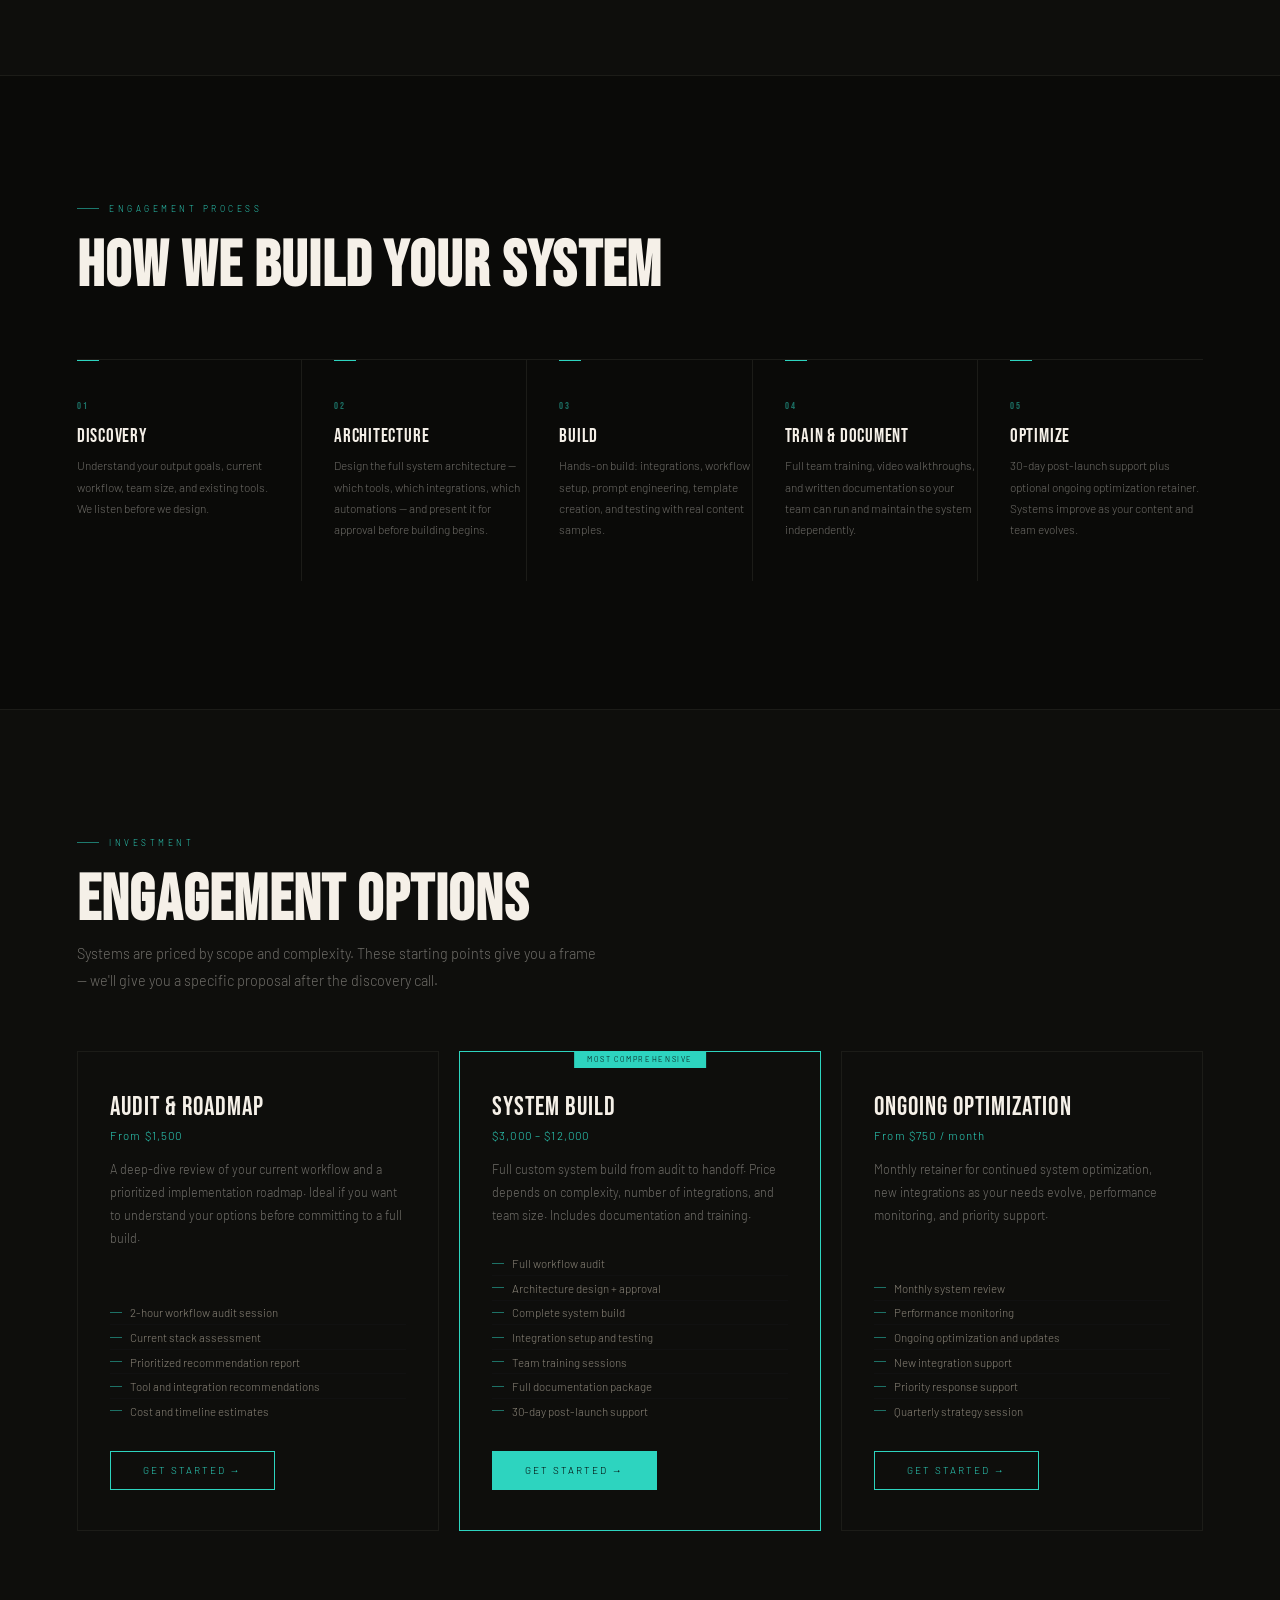
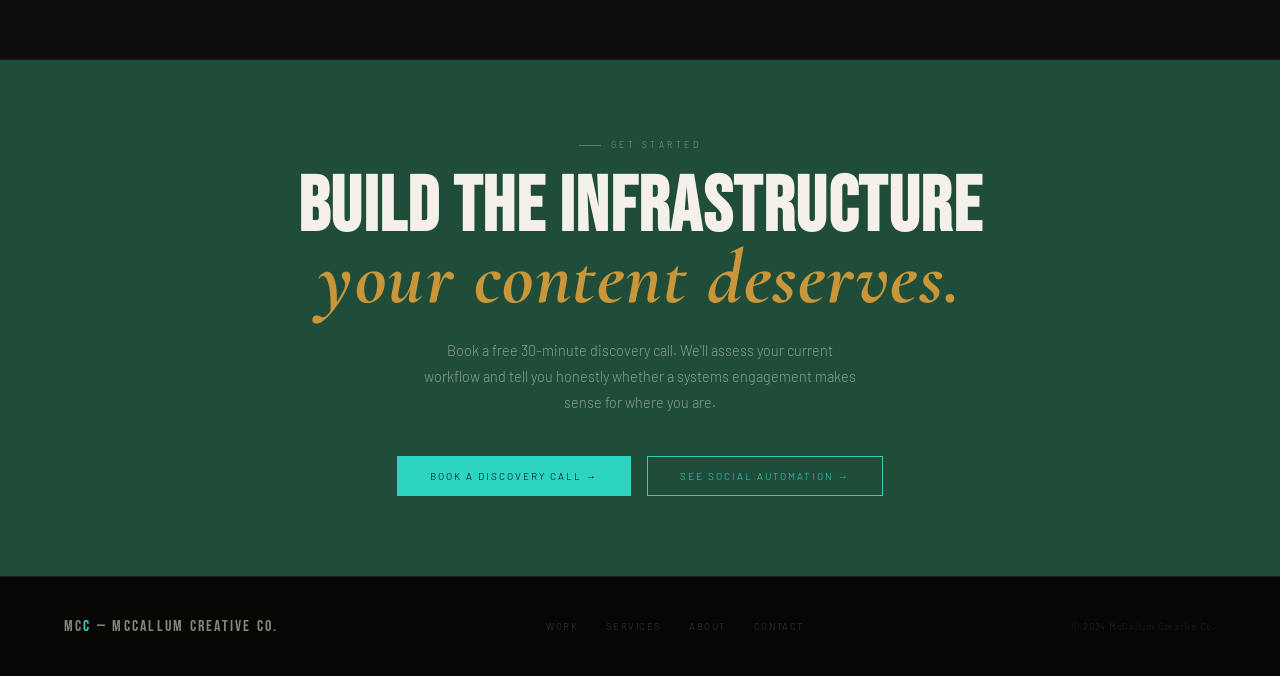
<file: systems-automation.html>
<!DOCTYPE html>
<html lang="en">
<head>
<meta charset="UTF-8"/><meta name="viewport" content="width=device-width,initial-scale=1.0"/>
<title>Systems & Automation — McCallum Creative Co.</title>
<meta name="description" content="Custom content infrastructure, backend automation, and AI-powered media systems for organizations ready to scale without scaling their team."/>
<link rel="stylesheet" href="/css/global.css"/>
<style>

/* ── SYSTEMS GRID ── */
.sys-grid {
  display: grid;
  grid-template-columns: repeat(2,1fr);
  gap: 0;
  border: 1px solid var(--border);
}
.sys-card {
  padding: 3.5rem 3rem;
  border-right: 1px solid var(--border);
  border-bottom: 1px solid var(--border);
  position: relative; overflow: hidden;
  transition: background .4s;
}
.sys-card:hover { background: var(--bg3); }
.sys-card:nth-child(even) { border-right: none; }
.sys-card:nth-last-child(-n+2) { border-bottom: none; }
.sys-card::before {
  content: '';
  position: absolute; top: 0; left: 0; right: 0; height: 2px;
  background: var(--accent, var(--teal));
  transform: scaleX(0); transform-origin: left;
  transition: transform .5s cubic-bezier(.16,1,.3,1);
}
.sys-card:hover::before { transform: scaleX(1); }
.sys-card-num { font-family: var(--disp); font-size: .65rem; letter-spacing: .22em; color: var(--accent, var(--teal)); opacity: .5; margin-bottom: 1.25rem; display: block; }
.sys-card-title { font-family: var(--disp); font-size: 1.7rem; letter-spacing: .04em; line-height: 1; color: var(--fg); margin-bottom: 1rem; }
.sys-card-desc { font-size: .82rem; color: var(--dim); line-height: 1.9; margin-bottom: 1.5rem; }
.sys-card-list { list-style: none; }
.sys-card-list li { font-size: .74rem; color: var(--muted); padding: .3rem 0; border-bottom: 1px solid #111; display: flex; align-items: center; gap: .55rem; }
.sys-card-list li:last-child { border-bottom: none; }
.sys-card-list li::before { content:''; display:block; width:14px; height:1px; background:var(--accent,var(--teal)); opacity:.5; flex-shrink:0; }

/* ── STACK VISUAL ── */
.stack-grid {
  display: grid;
  grid-template-columns: repeat(3,1fr);
  gap: 1.25rem;
}
.stack-layer {
  background: var(--bg2);
  border: 1px solid var(--border);
  padding: 2rem 1.75rem;
  position: relative;
  transition: border-color .4s;
}
.stack-layer:hover { border-color: rgba(45,212,191,.2); }
.stack-layer-label {
  font-size: .48rem; letter-spacing: .28em; text-transform: uppercase;
  color: var(--teal); margin-bottom: 1rem; display: flex; align-items: center; gap: .5rem;
}
.stack-layer-label::before { content:''; display:block; width:12px; height:1px; background:var(--teal); opacity:.5; }
.stack-layer-name { font-family: var(--disp); font-size: 1.4rem; letter-spacing: .04em; color: var(--fg); margin-bottom: .65rem; }
.stack-layer-tools { display: flex; flex-wrap: wrap; gap: .4rem; margin-top: .75rem; }
.stack-tool { font-size: .48rem; letter-spacing: .14em; text-transform: uppercase; padding: .22rem .55rem; border: 1px solid var(--border); color: #3A3A35; }

/* ── ENGAGEMENT TIERS ── */
.tier-grid {
  display: grid;
  grid-template-columns: repeat(3,1fr);
  gap: 1.25rem;
}
.tier-card {
  background: var(--bg2);
  border: 1px solid var(--border);
  padding: 2.5rem 2rem;
  position: relative;
  display: flex; flex-direction: column;
  transition: border-color .4s;
}
.tier-card.featured { border-color: var(--teal); }
.tier-card.featured::before {
  content: 'Most Comprehensive';
  position: absolute; top: -1px; left: 50%; transform: translateX(-50%);
  font-size: .46rem; letter-spacing: .22em; text-transform: uppercase;
  padding: .28rem .8rem; background: var(--teal); color: #000; white-space: nowrap;
}
.tier-name { font-family: var(--disp); font-size: 1.6rem; letter-spacing: .04em; color: var(--fg); margin-bottom: .35rem; }
.tier-price { font-size: .72rem; color: var(--teal); letter-spacing: .1em; margin-bottom: 1rem; }
.tier-desc { font-size: .78rem; color: var(--dim); line-height: 1.85; margin-bottom: 1.5rem; flex: 1; }
.tier-includes { list-style: none; margin-bottom: 1.75rem; }
.tier-includes li { font-size: .72rem; color: var(--muted); padding: .3rem 0; border-bottom: 1px solid #111; display: flex; align-items: center; gap: .5rem; }
.tier-includes li:last-child { border-bottom: none; }
.tier-includes li::before { content:''; display:block; width:12px; height:1px; background:var(--teal); opacity:.5; flex-shrink:0; }

/* ── PROCESS ── */
.sys-process {
  display: grid;
  grid-template-columns: repeat(5,1fr);
  gap: 0;
  border-top: 1px solid var(--border);
}
.sys-step { padding: 2.5rem 2rem 2.5rem 0; border-right: 1px solid var(--border); position: relative; }
.sys-step:last-child { border-right: none; }
.sys-step:not(:first-child) { padding-left: 2rem; padding-right: 0; }
.sys-step::before { content:''; position:absolute; top:0; left:0; width:22px; height:1px; background:var(--teal); }
.sys-step:not(:first-child)::before { left:2rem; }
.sys-step-num { font-family:var(--disp); font-size:.6rem; letter-spacing:.2em; color:var(--teal); opacity:.5; margin-bottom:.9rem; display:block; }
.sys-step-name { font-family:var(--disp); font-size:1.2rem; letter-spacing:.04em; line-height:1; color:var(--fg); margin-bottom:.6rem; }
.sys-step-desc { font-size:.74rem; color:var(--dim); line-height:1.8; }

/* ── FOR WHO SECTION ── */
.forwho-grid {
  display: grid;
  grid-template-columns: repeat(4,1fr);
  gap: 0;
  border-top: 1px solid var(--border);
}
.forwho-item { padding: 2.5rem 2rem; border-right: 1px solid var(--border); }
.forwho-item:last-child { border-right: none; }
.forwho-name { font-family: var(--disp); font-size: 1.3rem; letter-spacing: .04em; color: var(--fg); margin-bottom: .65rem; }
.forwho-desc { font-size: .76rem; color: var(--dim); line-height: 1.8; }

/* RESPONSIVE */
@media(max-width:900px){
  .sys-grid { grid-template-columns: 1fr; }
  .sys-card { border-right: none; }
  .sys-card:nth-last-child(-n+2) { border-bottom: 1px solid var(--border); }
  .sys-card:last-child { border-bottom: none; }
  .stack-grid { grid-template-columns: 1fr; }
  .tier-grid { grid-template-columns: 1fr; }
  .sys-process { grid-template-columns: 1fr; }
  .sys-step { border-right: none; border-top: 1px solid var(--border); padding: 2rem 0; }
  .sys-step:not(:first-child) { padding-left: 0; }
  .sys-step::before, .sys-step:not(:first-child)::before { left: 0; }
  .forwho-grid { grid-template-columns: repeat(2,1fr); }
  .forwho-item:nth-child(even) { border-right: none; }
  .forwho-item:nth-child(n+3) { border-top: 1px solid var(--border); }
}
@media(max-width:480px){
  .forwho-grid { grid-template-columns: 1fr; }
  .forwho-item { border-right: none; border-top: 1px solid var(--border); }
  .forwho-item:first-child { border-top: none; }
}
</style>
</head>
<body data-page="services">

<nav class="nav" id="mainNav">
  <a href="/index.html" class="nav-logo">MC<span>C</span>
    <div class="nav-logo-div"></div>
    <div class="nav-logo-name">McCallum<br>Creative</div>
  </a>
  <ul class="nav-links">
    <li><a href="/work.html">Work</a></li>
    <li><a href="/services.html" class="active">Services</a></li>
    <li><a href="/about.html">About</a></li>
    <li><a href="/contact.html">Contact</a></li>
  </ul>
  <div class="nav-right">
    <a href="/contact.html" class="nav-cta">Start a Project</a>
    <button class="hamburger" id="hamburger" onclick="toggleMenu()"><span></span><span></span><span></span></button>
  </div>
</nav>
<div class="mobile-menu" id="mobileMenu">
  <a href="/work.html" onclick="closeMenu()">Work</a>
  <a href="/services.html" onclick="closeMenu()">Services</a>
  <a href="/about.html" onclick="closeMenu()">About</a>
  <a href="/contact.html" onclick="closeMenu()">Contact</a>
  <div class="mobile-cta-wrap"><a href="/contact.html" class="btn btn-teal" onclick="closeMenu()">Start a Project</a></div>
</div>

<!-- HERO -->
<div class="page-hero" style="min-height:55vh">
  <div style="position:absolute;inset:0;background:radial-gradient(ellipse 50% 55% at 65% 35%,rgba(45,212,191,.06) 0%,transparent 60%);pointer-events:none"></div>
  <div style="position:absolute;inset:0;background:radial-gradient(ellipse 40% 40% at 25% 65%,rgba(194,97,47,.04) 0%,transparent 60%);pointer-events:none"></div>
  <div class="page-hero-inner">
    <div class="eyebrow reveal">Systems & Automation</div>
    <h1 class="hero-hl reveal">Infrastructure built<br><em>to keep producing.</em></h1>
    <p class="hero-sub reveal">Custom backend workflows, AI integrations, and content infrastructure for organizations that need to scale their output — without scaling their overhead. We build the systems. You focus on the mission.</p>
    <div style="margin-top:2.5rem;display:flex;gap:1.25rem;flex-wrap:wrap" class="reveal">
      <a href="/contact.html" class="btn btn-orange">Start a Conversation →</a>
      <a href="#systems" class="btn btn-teal">See What We Build</a>
    </div>
  </div>
</div>

<!-- WHO IT'S FOR -->
<section class="section border-b" style="background:var(--bg2)">
  <div class="eyebrow reveal">Built For</div>
  <h2 class="disp reveal" style="font-size:clamp(2.2rem,5vw,4rem);margin-bottom:4rem">Who this is designed for</h2>
  <div class="forwho-grid">
    <div class="forwho-item reveal">
      <div class="forwho-name">Churches & Ministries</div>
      <p class="forwho-desc">Organizations producing weekly content — sermons, events, teaching series — who need systems that keep pace with their output without burning out their communications team.</p>
    </div>
    <div class="forwho-item reveal rd1">
      <div class="forwho-name">Content Creators</div>
      <p class="forwho-desc">Independent creators and podcasters who have proven content but no infrastructure to distribute, repurpose, and scale it effectively across platforms.</p>
    </div>
    <div class="forwho-item reveal rd2">
      <div class="forwho-name">Small Businesses & Brands</div>
      <p class="forwho-desc">Mission-driven companies that understand the value of content marketing but don't have the internal resources to execute consistently at a professional level.</p>
    </div>
    <div class="forwho-item reveal rd3">
      <div class="forwho-name">Agencies & Studios</div>
      <p class="forwho-desc">Production companies and creative agencies looking to add AI-assisted workflow capabilities — faster delivery, more output per project, better margins.</p>
    </div>
  </div>
</section>

<!-- SYSTEMS WE BUILD -->
<section class="section border-b" id="systems">
  <div class="eyebrow reveal">What We Build</div>
  <h2 class="disp reveal" style="font-size:clamp(2.2rem,5vw,4rem);margin-bottom:3.5rem">Systems & Infrastructure</h2>
  <div class="sys-grid">

    <div class="sys-card reveal" style="--accent:var(--teal)">
      <span class="sys-card-num">01</span>
      <div class="sys-card-title">Content Production Pipelines</div>
      <p class="sys-card-desc">End-to-end automated workflows that take raw content from recording to published post — across every format and platform you need — with minimal human intervention required.</p>
      <ul class="sys-card-list">
        <li>Ingest → transcription → editing → publishing</li>
        <li>Multi-platform formatting automation</li>
        <li>Auto-captioning and subtitle generation</li>
        <li>Content approval queue systems</li>
        <li>Scheduling and publishing automation</li>
      </ul>
    </div>

    <div class="sys-card reveal rd1" style="--accent:var(--teal)">
      <span class="sys-card-num">02</span>
      <div class="sys-card-title">AI Integration & Tooling</div>
      <p class="sys-card-desc">Custom AI tool stacks connected to your existing workflow. We identify the right tools, build the integrations, and create the prompts and templates that make everything run in your voice.</p>
      <ul class="sys-card-list">
        <li>Custom GPT and Claude system prompts</li>
        <li>AI writing tools tuned to brand voice</li>
        <li>Automated brief and script generation</li>
        <li>AI-assisted research and outlining</li>
        <li>Tool stack design and vendor selection</li>
      </ul>
    </div>

    <div class="sys-card reveal" style="--accent:var(--gold)">
      <span class="sys-card-num">03</span>
      <div class="sys-card-title">Media Management Systems</div>
      <p class="sys-card-desc">Organized, searchable, accessible media infrastructure so nothing gets lost and everything is ready to use. Built to scale as your content library grows.</p>
      <ul class="sys-card-list">
        <li>Cloud-based asset organization</li>
        <li>Metadata tagging and search systems</li>
        <li>Archive and retrieval workflows</li>
        <li>Brand asset library setup</li>
        <li>Team access and permissions structure</li>
      </ul>
    </div>

    <div class="sys-card reveal rd1" style="--accent:var(--gold)">
      <span class="sys-card-num">04</span>
      <div class="sys-card-title">Backend Automation & Zapier Builds</div>
      <p class="sys-card-desc">The connective tissue between your tools. We automate the repetitive handoffs — notifications, file movements, CRM updates, reporting — so your team isn't the integration layer.</p>
      <ul class="sys-card-list">
        <li>Zapier / Make workflow builds</li>
        <li>CRM and email automation</li>
        <li>File and storage automation</li>
        <li>Notification and alert systems</li>
        <li>Analytics and reporting pipelines</li>
      </ul>
    </div>

  </div>
</section>

<!-- TECH STACK -->
<section class="section border-b" style="background:var(--bg2)">
  <div class="eyebrow reveal">How We Build</div>
  <h2 class="disp reveal" style="font-size:clamp(2.2rem,5vw,4rem);margin-bottom:.75rem">The infrastructure layers</h2>
  <p class="reveal" style="color:var(--dim);font-size:.9rem;line-height:1.85;max-width:560px;margin-bottom:3.5rem">Every system we build follows the same layered architecture — production, processing, distribution, and intelligence. The tools within each layer are chosen for your specific needs and budget.</p>

  <div class="stack-grid">
    <div class="stack-layer reveal">
      <div class="stack-layer-label">Layer 1</div>
      <div class="stack-layer-name">Capture & Ingest</div>
      <p style="font-size:.76rem;color:var(--dim);line-height:1.8;margin-bottom:.75rem">Where content comes in — recordings, uploads, live streams, written drafts.</p>
      <div class="stack-layer-tools">
        <span class="stack-tool">Descript</span>
        <span class="stack-tool">Riverside.fm</span>
        <span class="stack-tool">Dropbox</span>
        <span class="stack-tool">Google Drive</span>
        <span class="stack-tool">Frame.io</span>
      </div>
    </div>
    <div class="stack-layer reveal rd1">
      <div class="stack-layer-label">Layer 2</div>
      <div class="stack-layer-name">Process & Transform</div>
      <p style="font-size:.76rem;color:var(--dim);line-height:1.8;margin-bottom:.75rem">AI-assisted editing, transcription, reformatting, and content generation.</p>
      <div class="stack-layer-tools">
        <span class="stack-tool">Opus Clip</span>
        <span class="stack-tool">Claude / ChatGPT</span>
        <span class="stack-tool">CapCut</span>
        <span class="stack-tool">Whisper AI</span>
        <span class="stack-tool">Notion AI</span>
      </div>
    </div>
    <div class="stack-layer reveal rd2">
      <div class="stack-layer-label">Layer 3</div>
      <div class="stack-layer-name">Distribute & Schedule</div>
      <p style="font-size:.76rem;color:var(--dim);line-height:1.8;margin-bottom:.75rem">Automated publishing to every platform on the right schedule.</p>
      <div class="stack-layer-tools">
        <span class="stack-tool">Buffer</span>
        <span class="stack-tool">Later</span>
        <span class="stack-tool">Hootsuite</span>
        <span class="stack-tool">YouTube API</span>
        <span class="stack-tool">Zapier / Make</span>
      </div>
    </div>
  </div>
</section>

<!-- PROCESS -->
<section class="section border-b">
  <div class="eyebrow reveal">Engagement Process</div>
  <h2 class="disp reveal" style="font-size:clamp(2.2rem,5vw,4rem);margin-bottom:4rem">How we build your system</h2>
  <div class="sys-process">
    <div class="sys-step reveal">
      <span class="sys-step-num">01</span>
      <div class="sys-step-name">Discovery</div>
      <p class="sys-step-desc">Understand your output goals, current workflow, team size, and existing tools. We listen before we design.</p>
    </div>
    <div class="sys-step reveal rd1">
      <span class="sys-step-num">02</span>
      <div class="sys-step-name">Architecture</div>
      <p class="sys-step-desc">Design the full system architecture — which tools, which integrations, which automations — and present it for approval before building begins.</p>
    </div>
    <div class="sys-step reveal rd2">
      <span class="sys-step-num">03</span>
      <div class="sys-step-name">Build</div>
      <p class="sys-step-desc">Hands-on build: integrations, workflow setup, prompt engineering, template creation, and testing with real content samples.</p>
    </div>
    <div class="sys-step reveal rd3">
      <span class="sys-step-num">04</span>
      <div class="sys-step-name">Train & Document</div>
      <p class="sys-step-desc">Full team training, video walkthroughs, and written documentation so your team can run and maintain the system independently.</p>
    </div>
    <div class="sys-step reveal rd4">
      <span class="sys-step-num">05</span>
      <div class="sys-step-name">Optimize</div>
      <p class="sys-step-desc">30-day post-launch support plus optional ongoing optimization retainer. Systems improve as your content and team evolves.</p>
    </div>
  </div>
</section>

<!-- ENGAGEMENT TIERS -->
<section class="section border-b" style="background:var(--bg2)">
  <div class="eyebrow reveal">Investment</div>
  <h2 class="disp reveal" style="font-size:clamp(2.2rem,5vw,4rem);margin-bottom:.75rem">Engagement options</h2>
  <p class="reveal" style="color:var(--dim);font-size:.9rem;line-height:1.85;max-width:520px;margin-bottom:3.5rem">Systems are priced by scope and complexity. These starting points give you a frame — we'll give you a specific proposal after the discovery call.</p>

  <div class="tier-grid">
    <div class="tier-card reveal">
      <div class="tier-name">Audit & Roadmap</div>
      <div class="tier-price">From $1,500</div>
      <p class="tier-desc">A deep-dive review of your current workflow and a prioritized implementation roadmap. Ideal if you want to understand your options before committing to a full build.</p>
      <ul class="tier-includes">
        <li>2-hour workflow audit session</li>
        <li>Current stack assessment</li>
        <li>Prioritized recommendation report</li>
        <li>Tool and integration recommendations</li>
        <li>Cost and timeline estimates</li>
      </ul>
      <a href="/contact.html" class="btn btn-teal" style="align-self:flex-start">Get Started →</a>
    </div>

    <div class="tier-card featured reveal rd1">
      <div class="tier-name">System Build</div>
      <div class="tier-price">$3,000 – $12,000</div>
      <p class="tier-desc">Full custom system build from audit to handoff. Price depends on complexity, number of integrations, and team size. Includes documentation and training.</p>
      <ul class="tier-includes">
        <li>Full workflow audit</li>
        <li>Architecture design + approval</li>
        <li>Complete system build</li>
        <li>Integration setup and testing</li>
        <li>Team training sessions</li>
        <li>Full documentation package</li>
        <li>30-day post-launch support</li>
      </ul>
      <a href="/contact.html" class="btn btn-solid" style="align-self:flex-start">Get Started →</a>
    </div>

    <div class="tier-card reveal rd2">
      <div class="tier-name">Ongoing Optimization</div>
      <div class="tier-price">From $750 / month</div>
      <p class="tier-desc">Monthly retainer for continued system optimization, new integrations as your needs evolve, performance monitoring, and priority support.</p>
      <ul class="tier-includes">
        <li>Monthly system review</li>
        <li>Performance monitoring</li>
        <li>Ongoing optimization and updates</li>
        <li>New integration support</li>
        <li>Priority response support</li>
        <li>Quarterly strategy session</li>
      </ul>
      <a href="/contact.html" class="btn btn-teal" style="align-self:flex-start">Get Started →</a>
    </div>
  </div>
</section>

<!-- FINAL CTA -->
<section class="section-sm" style="text-align:center;background:var(--green)">
  <div class="eyebrow reveal" style="justify-content:center;color:rgba(245,240,232,.5)">Get Started</div>
  <h2 class="disp reveal" style="font-size:clamp(2.5rem,6vw,5rem);margin:.75rem 0 1.5rem">Build the infrastructure<br><span style="font-family:var(--serif);font-style:italic;color:var(--gold)">your content deserves.</span></h2>
  <p class="reveal" style="color:rgba(245,240,232,.5);font-size:.9rem;line-height:1.8;max-width:440px;margin:0 auto 2.5rem">Book a free 30-minute discovery call. We'll assess your current workflow and tell you honestly whether a systems engagement makes sense for where you are.</p>
  <div style="display:flex;gap:1rem;justify-content:center;flex-wrap:wrap" class="reveal">
    <a href="/contact.html" class="btn btn-solid">Book a Discovery Call →</a>
    <a href="/social-automation.html" class="btn btn-teal">See Social Automation →</a>
  </div>
</section>

<footer>
  <div class="footer-logo">MC<span>C</span> — McCallum Creative Co.</div>
  <div class="footer-links"><a href="/work.html">Work</a><a href="/services.html">Services</a><a href="/about.html">About</a><a href="/contact.html">Contact</a></div>
  <div class="footer-copy">© 2024 McCallum Creative Co.</div>
</footer>

<script>
let menuOpen=false;
function toggleMenu(){menuOpen=!menuOpen;document.getElementById('hamburger').classList.toggle('open',menuOpen);document.getElementById('mobileMenu').classList.toggle('open',menuOpen);}
function closeMenu(){menuOpen=false;document.getElementById('hamburger').classList.remove('open');document.getElementById('mobileMenu').classList.remove('open');}
const io=new IntersectionObserver(e=>e.forEach(x=>{if(x.isIntersecting){x.target.classList.add('on');io.unobserve(x.target);}}),{threshold:.1});
document.querySelectorAll('.reveal').forEach(el=>io.observe(el));
</script>
</body>
</html>
</file>
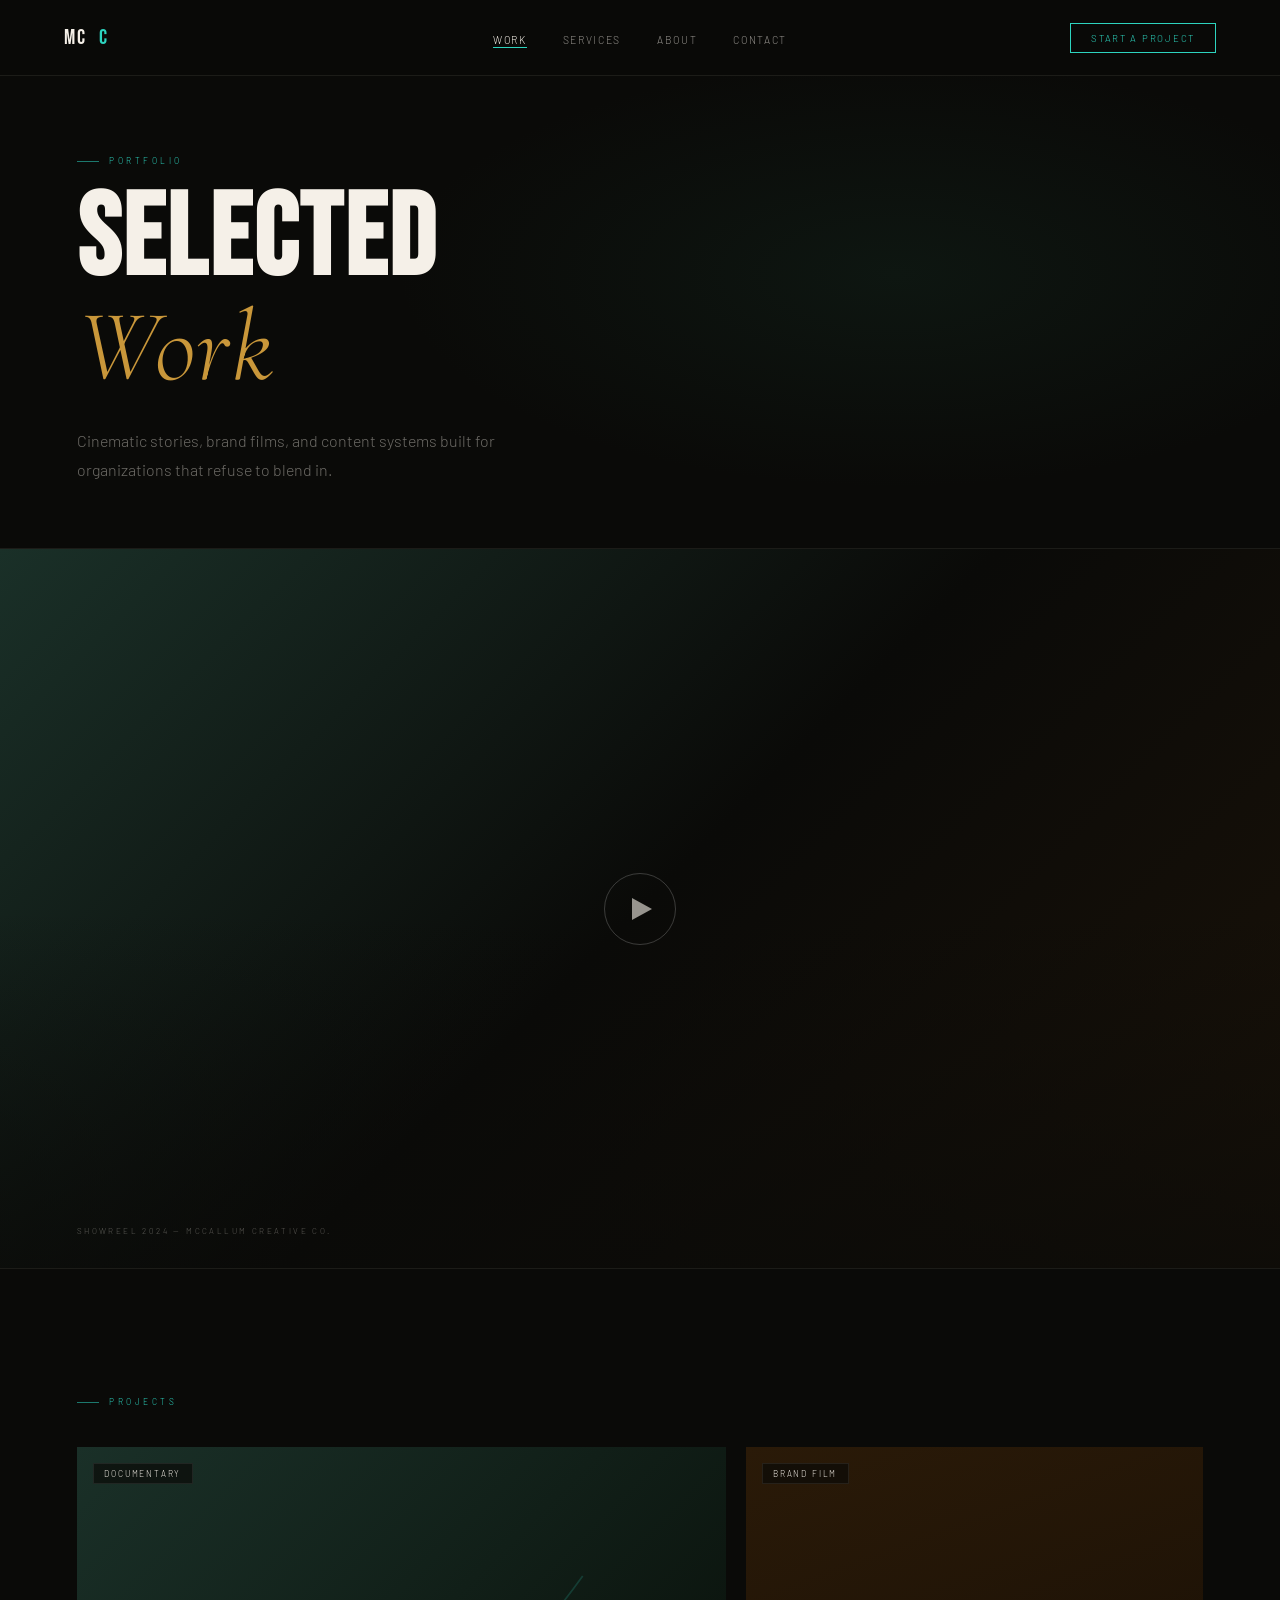
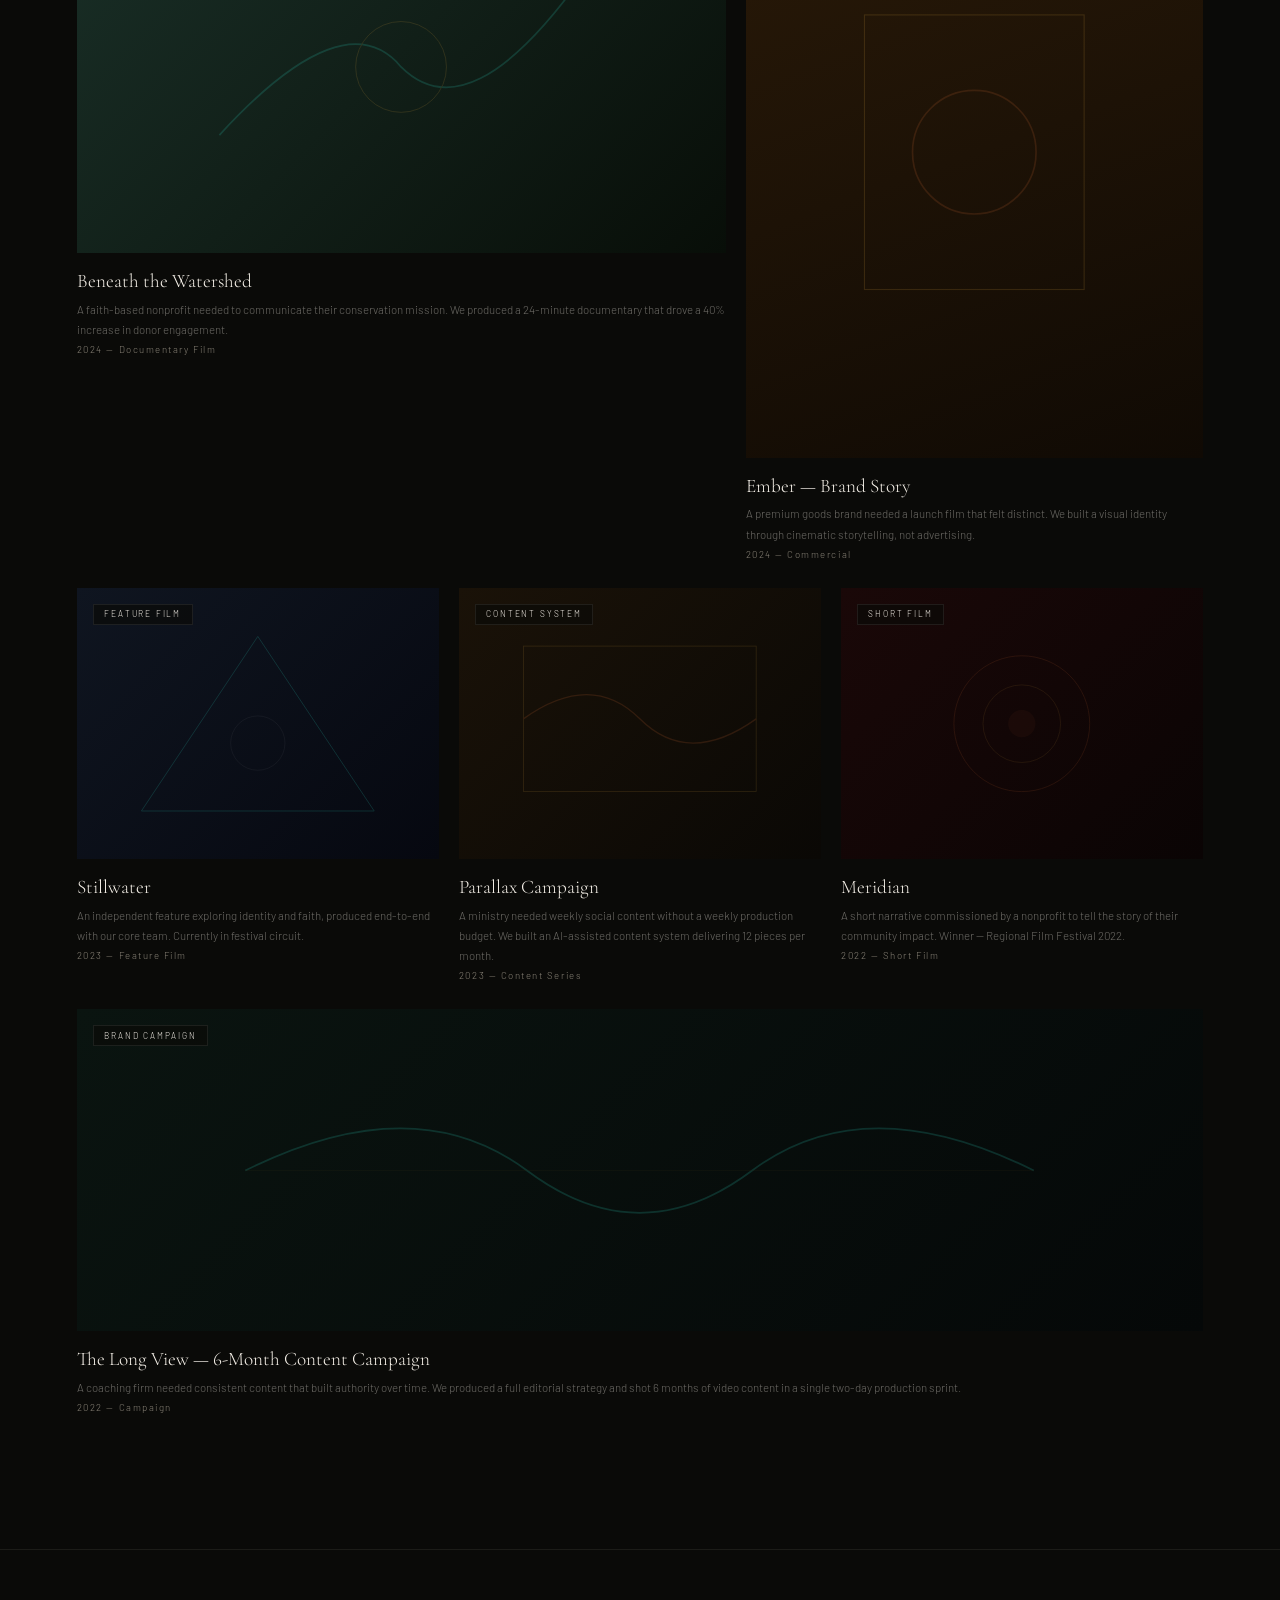
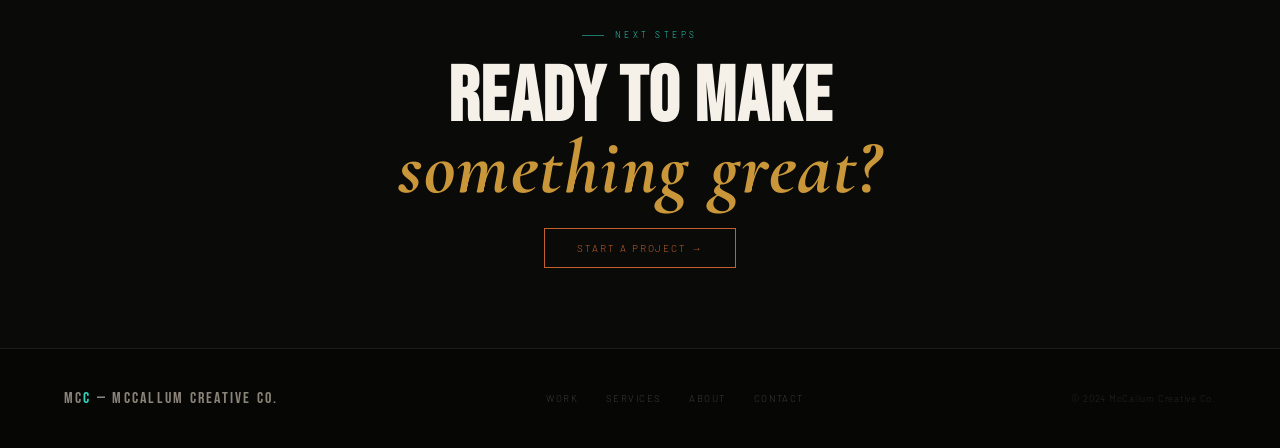
<file: work.html>
<!DOCTYPE html>
<html lang="en">
<head>
<meta charset="UTF-8"/><meta name="viewport" content="width=device-width,initial-scale=1.0"/>
<title>Work — McCallum Creative Co.</title>
<link rel="stylesheet" href="/css/global.css"/>
<style>
/* ── SHOWREEL ── */
.reel-wrap {
  position: relative; width: 100%; aspect-ratio: 16/9;
  background: #050505; overflow: hidden;
  border-bottom: 1px solid var(--border);
}
.reel-placeholder {
  position: absolute; inset: 0;
  background: linear-gradient(135deg,#1A3028 0%,#0A0A08 50%,#1A1208 100%);
  display: flex; align-items: center; justify-content: center;
}
.reel-overlay {
  position: absolute; inset: 0;
  background: linear-gradient(to top, rgba(10,10,8,.7) 0%, transparent 50%);
}
.play-btn {
  width: 72px; height: 72px; border-radius: 50%;
  border: 1px solid rgba(255,255,255,.2);
  display: flex; align-items: center; justify-content: center;
  cursor: pointer; transition: all .3s; z-index: 2; position: relative;
}
.play-btn:hover { border-color: var(--teal); background: rgba(45,212,191,.08); transform: scale(1.08); }
.play-btn svg { margin-left: 4px; }
.reel-label {
  position: absolute; bottom: 2rem; left: 6%;
  font-size: .5rem; letter-spacing: .3em; text-transform: uppercase;
  color: rgba(245,240,232,.35); z-index: 2;
}

/* ── PROJECT GRID ── */
.project-grid {
  display: grid;
  grid-template-columns: repeat(12,1fr);
  gap: 1.25rem;
}
.proj { position: relative; overflow: hidden; cursor: pointer; }
.proj:nth-child(1) { grid-column: span 7; }
.proj:nth-child(2) { grid-column: span 5; }
.proj:nth-child(3) { grid-column: span 4; }
.proj:nth-child(4) { grid-column: span 4; }
.proj:nth-child(5) { grid-column: span 4; }
.proj:nth-child(6) { grid-column: span 12; }

.proj-img {
  width: 100%;
  background: var(--c, linear-gradient(135deg,#1A3028,#0A0A08));
  position: relative; overflow: hidden;
  transition: transform .7s cubic-bezier(.16,1,.3,1);
}
.proj:nth-child(1) .proj-img { aspect-ratio: 16/10; }
.proj:nth-child(2) .proj-img { aspect-ratio: 3/4; }
.proj:nth-child(3) .proj-img,
.proj:nth-child(4) .proj-img,
.proj:nth-child(5) .proj-img { aspect-ratio: 4/3; }
.proj:nth-child(6) .proj-img { aspect-ratio: 21/6; }
.proj:hover .proj-img { transform: scale(1.04); }

.proj-overlay {
  position: absolute; inset: 0;
  background: linear-gradient(to top, rgba(10,10,8,.85) 0%, transparent 60%);
  opacity: 0; transition: opacity .4s;
}
.proj:hover .proj-overlay { opacity: 1; }

.proj-tag {
  position: absolute; top: 1rem; left: 1rem; z-index: 2;
  font-size: .52rem; letter-spacing: .22em; text-transform: uppercase;
  padding: .28rem .65rem;
  background: rgba(10,10,8,.7); border: 1px solid rgba(255,255,255,.08);
  color: var(--fg);
}
.proj-meta { padding: 1rem 0 .5rem; }
.proj-title { font-family: var(--serif); font-size: 1.2rem; font-weight: 300; margin-bottom: .3rem; line-height: 1.3; }
.proj-desc { font-size: .72rem; color: var(--dim); line-height: 1.75; }
.proj-year { font-size: .6rem; letter-spacing: .16em; color: var(--muted); margin-top: .25rem; }

/* proj art placeholders */
.proj-art { position: absolute; inset: 0; display: flex; align-items: center; justify-content: center; opacity: .18; }

@media(max-width:760px){
  .proj:nth-child(n){ grid-column: span 12; }
  .proj:nth-child(2) .proj-img { aspect-ratio: 16/9; }
}
</style>
</head>
<body>

<nav class="nav">
  <a href="/index.html" class="nav-logo">MC<span>C</span></a>
  <ul class="nav-links">
    <li><a href="/work.html" class="active">Work</a></li>
    <li><a href="/services.html">Services</a></li>
    <li><a href="/about.html">About</a></li>
    <li><a href="/contact.html">Contact</a></li>
  </ul>
  <div class="nav-right">
    <a href="/contact.html" class="nav-cta">Start a Project</a>
    <button class="hamburger" id="hamburger" onclick="toggleMenu()"><span></span><span></span><span></span></button>
  </div>
</nav>
<div class="mobile-menu" id="mobileMenu">
  <a href="/work.html" onclick="closeMenu()">Work</a>
  <a href="/services.html" onclick="closeMenu()">Services</a>
  <a href="/about.html" onclick="closeMenu()">About</a>
  <a href="/contact.html" onclick="closeMenu()">Contact</a>
  <div class="mobile-cta-wrap"><a href="/contact.html" class="btn btn-teal" onclick="closeMenu()">Start a Project</a></div>
</div>

<!-- HERO -->
<div class="page-hero" style="min-height:44vh">
  <div style="position:absolute;inset:0;background:radial-gradient(ellipse 60% 60% at 70% 50%,rgba(31,77,58,.18) 0%,transparent 65%);pointer-events:none"></div>
  <div class="page-hero-inner reveal">
    <div class="eyebrow">Portfolio</div>
    <h1 class="hero-hl">Selected<br><em>Work</em></h1>
    <p class="hero-sub">Cinematic stories, brand films, and content systems built for organizations that refuse to blend in.</p>
  </div>
</div>

<!-- SHOWREEL -->
<div class="reel-wrap">
  <div class="reel-placeholder">
    <!--
      ADD YOUR REEL VIDEO:
      <video autoplay muted loop playsinline style="position:absolute;inset:0;width:100%;height:100%;object-fit:cover;filter:saturate(.8) brightness(.7)">
        <source src="YOUR_REEL_URL.mp4" type="video/mp4"/>
      </video>
    -->
    <div class="play-btn" onclick="alert('Connect your Vimeo or YouTube embed here')">
      <svg width="20" height="22" viewBox="0 0 20 22" fill="none"><polygon points="0,0 20,11 0,22" fill="rgba(245,240,232,.6)"/></svg>
    </div>
  </div>
  <div class="reel-overlay"></div>
  <div class="reel-label">Showreel 2024 — McCallum Creative Co.</div>
</div>

<!-- PROJECT GRID -->
<section class="section border-b">
  <div class="eyebrow reveal" style="margin-bottom:2.5rem">Projects</div>
  <div class="project-grid">

    <div class="proj reveal">
      <div class="proj-img" style="--c:linear-gradient(135deg,#1A3028 0%,#080E08 100%)">
        <div class="proj-art">
          <svg viewBox="0 0 400 250" fill="none" width="70%" xmlns="http://www.w3.org/2000/svg">
            <path d="M40 200 Q150 80 200 140 Q260 200 360 60" stroke="#2DD4BF" stroke-width="1.5" fill="none"/>
            <circle cx="200" cy="140" r="40" fill="none" stroke="#C9973A" stroke-width=".8"/>
          </svg>
        </div>
        <div class="proj-overlay"></div>
        <span class="proj-tag">Documentary</span>
      </div>
      <div class="proj-meta">
        <div class="proj-title">Beneath the Watershed</div>
        <div class="proj-desc">A faith-based nonprofit needed to communicate their conservation mission. We produced a 24-minute documentary that drove a 40% increase in donor engagement.</div>
        <div class="proj-year">2024 — Documentary Film</div>
      </div>
    </div>

    <div class="proj reveal rd1">
      <div class="proj-img" style="--c:linear-gradient(160deg,#2A1A08 0%,#100A04 100%)">
        <div class="proj-art">
          <svg viewBox="0 0 200 280" fill="none" width="60%" xmlns="http://www.w3.org/2000/svg">
            <rect x="20" y="40" width="160" height="200" fill="none" stroke="#C9973A" stroke-width=".8"/>
            <circle cx="100" cy="140" r="45" fill="none" stroke="#C2612F" stroke-width="1.2"/>
          </svg>
        </div>
        <div class="proj-overlay"></div>
        <span class="proj-tag">Brand Film</span>
      </div>
      <div class="proj-meta">
        <div class="proj-title">Ember — Brand Story</div>
        <div class="proj-desc">A premium goods brand needed a launch film that felt distinct. We built a visual identity through cinematic storytelling, not advertising.</div>
        <div class="proj-year">2024 — Commercial</div>
      </div>
    </div>

    <div class="proj reveal">
      <div class="proj-img" style="--c:linear-gradient(135deg,#0F1520 0%,#060810 100%)">
        <div class="proj-art">
          <svg viewBox="0 0 280 220" fill="none" width="75%" xmlns="http://www.w3.org/2000/svg">
            <polygon points="140,20 260,200 20,200" fill="none" stroke="#2DD4BF" stroke-width="1"/>
            <circle cx="140" cy="130" r="28" fill="none" stroke="white" stroke-width=".5" opacity=".5"/>
          </svg>
        </div>
        <div class="proj-overlay"></div>
        <span class="proj-tag">Feature Film</span>
      </div>
      <div class="proj-meta">
        <div class="proj-title">Stillwater</div>
        <div class="proj-desc">An independent feature exploring identity and faith, produced end-to-end with our core team. Currently in festival circuit.</div>
        <div class="proj-year">2023 — Feature Film</div>
      </div>
    </div>

    <div class="proj reveal rd1">
      <div class="proj-img" style="--c:linear-gradient(135deg,#1A1208 0%,#0A0805 100%)">
        <div class="proj-art">
          <svg viewBox="0 0 280 220" fill="none" width="75%" xmlns="http://www.w3.org/2000/svg">
            <rect x="20" y="30" width="240" height="150" fill="none" stroke="#C9973A" stroke-width=".8"/>
            <path d="M20 105 Q90 55 140 105 Q190 155 260 105" stroke="#C2612F" stroke-width="1.4" fill="none"/>
          </svg>
        </div>
        <div class="proj-overlay"></div>
        <span class="proj-tag">Content System</span>
      </div>
      <div class="proj-meta">
        <div class="proj-title">Parallax Campaign</div>
        <div class="proj-desc">A ministry needed weekly social content without a weekly production budget. We built an AI-assisted content system delivering 12 pieces per month.</div>
        <div class="proj-year">2023 — Content Series</div>
      </div>
    </div>

    <div class="proj reveal rd2">
      <div class="proj-img" style="--c:linear-gradient(135deg,#1A0808 0%,#0A0404 100%)">
        <div class="proj-art">
          <svg viewBox="0 0 280 220" fill="none" width="75%" xmlns="http://www.w3.org/2000/svg">
            <circle cx="140" cy="110" r="70" fill="none" stroke="#C2612F" stroke-width=".8"/>
            <circle cx="140" cy="110" r="40" fill="none" stroke="#C9973A" stroke-width=".6"/>
            <circle cx="140" cy="110" r="14" fill="#C2612F" opacity=".3"/>
          </svg>
        </div>
        <div class="proj-overlay"></div>
        <span class="proj-tag">Short Film</span>
      </div>
      <div class="proj-meta">
        <div class="proj-title">Meridian</div>
        <div class="proj-desc">A short narrative commissioned by a nonprofit to tell the story of their community impact. Winner — Regional Film Festival 2022.</div>
        <div class="proj-year">2022 — Short Film</div>
      </div>
    </div>

    <div class="proj reveal">
      <div class="proj-img" style="--c:linear-gradient(135deg,#0A1410 0%,#050808 100%);aspect-ratio:21/6!important">
        <div class="proj-art">
          <svg viewBox="0 0 800 230" fill="none" width="80%" xmlns="http://www.w3.org/2000/svg">
            <path d="M50 115 Q200 40 300 115 Q400 190 500 115 Q600 40 750 115" stroke="#2DD4BF" stroke-width="1.5" fill="none"/>
            <line x1="50" y1="115" x2="750" y2="115" stroke="#C9973A" stroke-width=".4" opacity=".5"/>
          </svg>
        </div>
        <div class="proj-overlay"></div>
        <span class="proj-tag">Brand Campaign</span>
      </div>
      <div class="proj-meta">
        <div class="proj-title">The Long View — 6-Month Content Campaign</div>
        <div class="proj-desc">A coaching firm needed consistent content that built authority over time. We produced a full editorial strategy and shot 6 months of video content in a single two-day production sprint.</div>
        <div class="proj-year">2022 — Campaign</div>
      </div>
    </div>

  </div>
</section>

<!-- CTA -->
<section class="section-sm" style="text-align:center">
  <div class="eyebrow reveal" style="justify-content:center">Next Steps</div>
  <h2 class="disp reveal" style="font-size:clamp(2.5rem,6vw,5rem);margin:.75rem 0 1.5rem">Ready to make<br><span style="font-family:var(--serif);font-style:italic;color:var(--gold)">something great?</span></h2>
  <a href="/contact.html" class="btn btn-orange reveal" style="margin:0 auto">Start a Project →</a>
</section>

<footer>
  <div class="footer-logo">MC<span>C</span> — McCallum Creative Co.</div>
  <div class="footer-links"><a href="/work.html">Work</a><a href="/services.html">Services</a><a href="/about.html">About</a><a href="/contact.html">Contact</a></div>
  <div class="footer-copy">© 2024 McCallum Creative Co.</div>
</footer>

<script>
let menuOpen=false;
function toggleMenu(){menuOpen=!menuOpen;document.getElementById('hamburger').classList.toggle('open',menuOpen);document.getElementById('mobileMenu').classList.toggle('open',menuOpen);}
function closeMenu(){menuOpen=false;document.getElementById('hamburger').classList.remove('open');document.getElementById('mobileMenu').classList.remove('open');}
const io=new IntersectionObserver(e=>e.forEach(x=>{if(x.isIntersecting){x.target.classList.add('on');io.unobserve(x.target);}}),{threshold:.1});
document.querySelectorAll('.reveal').forEach(el=>io.observe(el));
</script>
</body>
</html>
</file>
<file: css/global.css>
@import url('https://fonts.googleapis.com/css2?family=Cormorant+Garamond:ital,wght@0,300;1,300;1,400&family=Bebas+Neue&family=Barlow:wght@300;400;500&display=swap');

/* ── TOKENS ── */
:root {
  --bg:      #0A0A08;
  --bg2:     #0E0E0C;
  --bg3:     #131310;
  --border:  #1C1C18;
  --border2: #161614;
  --fg:      #F5F0E8;
  --muted:   #8A8478;
  --dim:     rgba(245,240,232,0.42);
  --teal:    #2DD4BF;
  --gold:    #C9973A;
  --orange:  #C2612F;
  --green:   #1F4D3A;
  --serif:   'Cormorant Garamond', serif;
  --disp:    'Bebas Neue', sans-serif;
  --body:    'Barlow', sans-serif;
}

/* ── RESET ── */
*, *::before, *::after { box-sizing: border-box; margin: 0; padding: 0; }
html { scroll-behavior: smooth; }
body {
  background: var(--bg);
  color: var(--fg);
  font-family: var(--body);
  font-weight: 300;
  overflow-x: hidden;
  -webkit-font-smoothing: antialiased;
}
::selection { background: var(--teal); color: #000; }
img, video { display: block; max-width: 100%; }

/* ── NAV ── */
.nav {
  position: fixed; top: 0; left: 0; right: 0;
  height: 76px;
  display: flex; align-items: center; justify-content: space-between;
  padding: 0 5%;
  z-index: 1000;
  background: rgba(10,10,8,0.96);
  border-bottom: 1px solid var(--border);
  backdrop-filter: blur(10px);
  -webkit-backdrop-filter: blur(10px);
  transition: box-shadow 0.4s ease;
}
.nav.scrolled { box-shadow: 0 1px 32px rgba(0,0,0,0.55); }
.nav-logo {
  font-family: var(--disp); font-size: 1.3rem;
  letter-spacing: 0.12em; color: var(--fg); text-decoration: none;
  display: flex; align-items: center; gap: 0.7rem; flex-shrink: 0;
}
.nav-logo span { color: var(--teal); }
.nav-logo-div { width: 1px; height: 20px; background: rgba(255,255,255,0.12); }
.nav-logo-name {
  font-family: var(--body); font-size: 0.58rem;
  letter-spacing: 0.22em; text-transform: uppercase;
  color: rgba(245,240,232,0.35); line-height: 1.3;
}
.nav-links {
  display: flex; align-items: center; gap: 2.25rem;
  list-style: none;
  position: absolute; left: 50%; transform: translateX(-50%);
}
.nav-links a {
  font-size: 0.65rem; letter-spacing: 0.16em; text-transform: uppercase;
  color: rgba(245,240,232,0.58); text-decoration: none;
  transition: color 0.3s; position: relative; padding-bottom: 2px;
}
.nav-links a::after {
  content: ''; position: absolute; bottom: 0; left: 0; right: 0;
  height: 1px; background: var(--teal);
  transform: scaleX(0); transform-origin: left;
  transition: transform 0.3s cubic-bezier(0.16,1,0.3,1);
}
.nav-links a:hover, .nav-links a.active { color: var(--fg); }
.nav-links a:hover::after, .nav-links a.active::after { transform: scaleX(1); }
.nav-right { display: flex; align-items: center; gap: 1rem; }
.nav-cta {
  font-size: 0.6rem; letter-spacing: 0.18em; text-transform: uppercase;
  padding: 0.5rem 1.25rem; border: 1px solid var(--teal);
  color: var(--teal); text-decoration: none;
  transition: all 0.3s; white-space: nowrap;
}
.nav-cta:hover { background: var(--teal); color: #000; }
.nav-reel {
  font-size: 0.6rem; letter-spacing: 0.18em; text-transform: uppercase;
  color: rgba(245,240,232,0.35); text-decoration: none;
  display: flex; align-items: center; gap: 0.5rem; transition: color 0.3s;
}
.nav-reel:hover { color: var(--gold); }
.reel-dot {
  width: 6px; height: 6px; border-radius: 50%;
  background: var(--orange);
  animation: reel-pulse 2s ease-in-out infinite;
}
@keyframes reel-pulse {
  0%,100% { opacity:1; transform:scale(1); }
  50% { opacity:0.4; transform:scale(0.7); }
}
.hamburger {
  display: none; flex-direction: column; gap: 5px;
  cursor: pointer; background: none; border: none; padding: 4px;
}
.hamburger span {
  display: block; width: 22px; height: 1px;
  background: rgba(245,240,232,0.7);
  transition: all 0.3s cubic-bezier(0.16,1,0.3,1);
  transform-origin: center;
}
.hamburger.open span:nth-child(1) { transform: translateY(6px) rotate(45deg); }
.hamburger.open span:nth-child(2) { opacity: 0; transform: scaleX(0); }
.hamburger.open span:nth-child(3) { transform: translateY(-6px) rotate(-45deg); }
.mobile-menu {
  position: fixed; top: 76px; left: 0; right: 0; bottom: 0;
  background: var(--bg); z-index: 999;
  display: flex; flex-direction: column; align-items: center; justify-content: center;
  border-top: 1px solid var(--border);
  transform: translateY(-110%); opacity: 0; pointer-events: none;
  transition: transform 0.5s cubic-bezier(0.16,1,0.3,1), opacity 0.4s ease;
}
.mobile-menu.open { transform: translateY(0); opacity: 1; pointer-events: all; }
.mobile-menu a {
  font-family: var(--disp); font-size: clamp(2.2rem,7vw,3.5rem);
  letter-spacing: 0.06em; color: rgba(245,240,232,0.28);
  text-decoration: none; padding: 0.5rem 0; transition: color 0.3s;
  width: 80%; text-align: center; border-bottom: 1px solid rgba(255,255,255,0.04);
}
.mobile-menu a:last-child { border-bottom: none; }
.mobile-menu a:hover { color: var(--fg); }
.mobile-menu-cta { margin-top: 2rem; }

/* ── FOOTER ── */
footer {
  padding: 2.5rem 5%;
  background: #060605;
  border-top: 1px solid var(--border);
  display: flex; justify-content: space-between; align-items: center;
  flex-wrap: wrap; gap: 1rem;
}
.footer-logo { font-family: var(--disp); font-size: 1rem; letter-spacing: 0.14em; color: var(--muted); }
.footer-logo span { color: var(--teal); }
.footer-links { display: flex; gap: 1.75rem; }
.footer-links a {
  font-size: 0.6rem; letter-spacing: 0.15em; text-transform: uppercase;
  color: #3A3A35; text-decoration: none; transition: color 0.3s;
}
.footer-links a:hover { color: var(--teal); }
.footer-copy { font-size: 0.6rem; letter-spacing: 0.08em; color: #252522; }

/* ── BUTTONS ── */
.btn {
  display: inline-flex; align-items: center; gap: 0.5rem;
  font-family: var(--body); font-size: 0.62rem;
  letter-spacing: 0.2em; text-transform: uppercase;
  padding: 0.8rem 2rem; text-decoration: none;
  transition: all 0.3s; cursor: pointer; border: none; background: transparent;
}
.btn-teal   { border: 1px solid var(--teal);   color: var(--teal); }
.btn-teal:hover { background: var(--teal); color: #000; }
.btn-orange { border: 1px solid var(--orange); color: var(--orange); }
.btn-orange:hover { background: var(--orange); color: var(--fg); }
.btn-solid  { background: var(--teal); color: #000; border: 1px solid var(--teal); }
.btn-solid:hover { background: transparent; color: var(--teal); }

/* ── UTILITIES ── */
.section     { padding: 8rem 6%; }
.section-sm  { padding: 5rem 6%; }
.border-t    { border-top: 1px solid var(--border); }
.border-b    { border-bottom: 1px solid var(--border); }
.eyebrow {
  font-size: 0.52rem; letter-spacing: 0.42em; text-transform: uppercase;
  color: var(--teal); display: flex; align-items: center; gap: 0.65rem;
  margin-bottom: 1.5rem;
}
.eyebrow::before { content:''; display:block; width:22px; height:1px; background:var(--teal); opacity:.55; }
.rule { width: 36px; height: 1px; background: var(--orange); margin: 1.75rem 0; }

/* ── SCROLL REVEAL ── */
.reveal {
  opacity: 0; transform: translateY(22px);
  transition: opacity 0.85s ease, transform 0.85s ease;
}
.reveal.on { opacity: 1; transform: none; }
.rd1 { transition-delay: 0.08s; }
.rd2 { transition-delay: 0.16s; }
.rd3 { transition-delay: 0.24s; }
.rd4 { transition-delay: 0.32s; }

/* ── RESPONSIVE ── */
@media(max-width: 800px) {
  .section { padding: 5rem 6%; }
  .nav-links, .nav-reel { display: none; }
  .hamburger { display: flex; }
  footer { flex-direction: column; align-items: flex-start; gap: 0.75rem; }
}
@media(max-width: 480px) {
  .section { padding: 4rem 5%; }
  .nav-logo-div, .nav-logo-name { display: none; }
}

/* ══════════════════════════════════════
   TYPOGRAPHY UTILITIES
   Used across all inner pages
══════════════════════════════════════ */
.disp {
  font-family: var(--disp);
  letter-spacing: 0.02em;
  line-height: 0.9;
}
.serif {
  font-family: var(--serif);
}

/* ══════════════════════════════════════
   PAGE HERO
   Used on Work, Services, About, Contact
══════════════════════════════════════ */
.page-hero {
  padding-top: 76px;
  min-height: 52vh;
  display: flex;
  align-items: flex-end;
  position: relative;
  overflow: hidden;
  border-bottom: 1px solid var(--border);
}
.page-hero-inner {
  padding: 5rem 6% 4rem;
  position: relative;
  z-index: 2;
  width: 100%;
}
.hero-hl {
  font-family: var(--disp);
  font-size: clamp(3.5rem, 9vw, 8rem);
  line-height: 0.88;
  letter-spacing: 0.02em;
  text-transform: uppercase;
}
.hero-hl em {
  display: block;
  font-family: var(--serif);
  font-style: italic;
  color: var(--gold);
  font-size: 0.88em;
  font-weight: 300;
  line-height: 1.1;
  text-transform: none;
  letter-spacing: 0.01em;
}
.hero-sub {
  font-size: clamp(0.85rem, 1.4vw, 1rem);
  color: var(--dim);
  line-height: 1.8;
  max-width: 460px;
  font-weight: 300;
  margin-top: 1.5rem;
}

/* ══════════════════════════════════════
   SHOWREEL — Work page
══════════════════════════════════════ */
.reel-wrap {
  position: relative;
  width: 100%;
  aspect-ratio: 16/9;
  background: #050505;
  overflow: hidden;
  border-bottom: 1px solid var(--border);
}
.reel-placeholder {
  position: absolute;
  inset: 0;
  background: linear-gradient(135deg, #1A3028 0%, #0A0A08 50%, #1A1208 100%);
  display: flex;
  align-items: center;
  justify-content: center;
}
.reel-overlay {
  position: absolute;
  inset: 0;
  background: linear-gradient(to top, rgba(10,10,8,0.7) 0%, transparent 50%);
}
.reel-label {
  position: absolute;
  bottom: 2rem;
  left: 6%;
  font-size: 0.5rem;
  letter-spacing: 0.3em;
  text-transform: uppercase;
  color: rgba(245,240,232,0.35);
  z-index: 2;
}
.play-btn {
  width: 72px;
  height: 72px;
  border-radius: 50%;
  border: 1px solid rgba(255,255,255,0.2);
  display: flex;
  align-items: center;
  justify-content: center;
  cursor: pointer;
  transition: all 0.3s;
  z-index: 2;
  position: relative;
  background: transparent;
}
.play-btn:hover {
  border-color: var(--teal);
  background: rgba(45,212,191,0.08);
  transform: scale(1.08);
}
.play-btn svg { margin-left: 4px; }

/* ══════════════════════════════════════
   PROJECT GRID — Work page
══════════════════════════════════════ */
.project-grid {
  display: grid;
  grid-template-columns: repeat(12, 1fr);
  gap: 1.25rem;
}
.proj { position: relative; overflow: hidden; cursor: pointer; }
.proj:nth-child(1) { grid-column: span 7; }
.proj:nth-child(2) { grid-column: span 5; }
.proj:nth-child(3) { grid-column: span 4; }
.proj:nth-child(4) { grid-column: span 4; }
.proj:nth-child(5) { grid-column: span 4; }
.proj:nth-child(6) { grid-column: span 12; }
.proj-img {
  width: 100%;
  background: var(--c, linear-gradient(135deg,#1A3028,#0A0A08));
  position: relative;
  overflow: hidden;
  transition: transform 0.7s cubic-bezier(0.16,1,0.3,1);
}
.proj:nth-child(1) .proj-img { aspect-ratio: 16/10; }
.proj:nth-child(2) .proj-img { aspect-ratio: 3/4; }
.proj:nth-child(3) .proj-img,
.proj:nth-child(4) .proj-img,
.proj:nth-child(5) .proj-img { aspect-ratio: 4/3; }
.proj:nth-child(6) .proj-img { aspect-ratio: 21/6; }
.proj:hover .proj-img { transform: scale(1.04); }
.proj-overlay {
  position: absolute;
  inset: 0;
  background: linear-gradient(to top, rgba(10,10,8,0.85) 0%, transparent 60%);
  opacity: 0;
  transition: opacity 0.4s;
}
.proj:hover .proj-overlay { opacity: 1; }
.proj-tag {
  position: absolute;
  top: 1rem;
  left: 1rem;
  z-index: 2;
  font-size: 0.52rem;
  letter-spacing: 0.22em;
  text-transform: uppercase;
  padding: 0.28rem 0.65rem;
  background: rgba(10,10,8,0.7);
  border: 1px solid rgba(255,255,255,0.08);
  color: var(--fg);
}
.proj-art {
  position: absolute;
  inset: 0;
  display: flex;
  align-items: center;
  justify-content: center;
  opacity: 0.18;
}
.proj-meta { padding: 1rem 0 0.5rem; }
.proj-title {
  font-family: var(--serif);
  font-size: 1.2rem;
  font-weight: 300;
  margin-bottom: 0.3rem;
  line-height: 1.3;
}
.proj-desc { font-size: 0.72rem; color: var(--dim); line-height: 1.75; }
.proj-year { font-size: 0.6rem; letter-spacing: 0.16em; color: var(--muted); margin-top: 0.25rem; }

/* ══════════════════════════════════════
   SERVICES PAGE — Path cards
══════════════════════════════════════ */
.path-grid {
  display: grid;
  grid-template-columns: repeat(3, 1fr);
  gap: 0;
  border: 1px solid var(--border);
}
.path-card {
  padding: 3.5rem 2.5rem;
  border-right: 1px solid var(--border);
  position: relative;
  overflow: hidden;
  transition: background 0.4s;
}
.path-card:last-child { border-right: none; }
.path-card::before {
  content: '';
  position: absolute;
  bottom: 0; left: 0; right: 0;
  height: 2px;
  background: var(--accent, var(--teal));
  transform: scaleX(0);
  transform-origin: left;
  transition: transform 0.5s cubic-bezier(0.16,1,0.3,1);
}
.path-card:hover::before { transform: scaleX(1); }
.path-card:hover { background: var(--bg3); }
.path-num {
  font-family: var(--disp);
  font-size: 3rem;
  color: var(--border);
  position: absolute;
  top: 0.5rem; right: 1.25rem;
  line-height: 1;
  transition: color 0.4s;
}
.path-card:hover .path-num { color: #252522; }
.path-name { font-family: var(--disp); font-size: 2rem; letter-spacing: 0.04em; margin-bottom: 1rem; line-height: 1; color: var(--fg); }
.path-tagline { font-family: var(--serif); font-style: italic; color: var(--accent, var(--teal)); font-size: 1rem; font-weight: 300; margin-bottom: 1.25rem; }
.path-desc { font-size: 0.8rem; color: var(--dim); line-height: 1.9; margin-bottom: 1.75rem; }
.path-list { list-style: none; }
.path-list li {
  font-size: 0.75rem;
  color: var(--muted);
  padding: 0.35rem 0;
  border-bottom: 1px solid #111;
  display: flex;
  align-items: center;
  gap: 0.6rem;
}
.path-list li:last-child { border-bottom: none; }
.path-list li::before { content: ''; display: block; width: 16px; height: 1px; background: var(--accent, var(--teal)); opacity: 0.55; flex-shrink: 0; }

/* Services — Process steps */
.process-grid {
  display: grid;
  grid-template-columns: repeat(3, 1fr);
  gap: 0;
}
.process-step { padding: 3rem 3rem 3rem 0; border-right: 1px solid var(--border); position: relative; }
.process-step:last-child { border-right: none; padding-right: 0; }
.process-step:nth-child(2),
.process-step:nth-child(3) { padding-left: 3rem; }
.process-step::before { content: ''; position: absolute; top: 0; left: 0; width: 28px; height: 1px; background: var(--teal); }
.process-step:nth-child(2)::before,
.process-step:nth-child(3)::before { left: 3rem; }
.process-num { font-family: var(--disp); font-size: 0.7rem; letter-spacing: 0.22em; color: var(--teal); opacity: 0.5; margin-bottom: 1.25rem; display: block; }
.process-name { font-family: var(--disp); font-size: 1.8rem; letter-spacing: 0.04em; line-height: 1; color: var(--fg); margin-bottom: 0.9rem; }
.process-desc { font-size: 0.8rem; color: var(--dim); line-height: 1.9; }

/* Services — Pricing */
.pricing-grid { display: grid; grid-template-columns: repeat(3, 1fr); gap: 1.25rem; }
.pricing-card { background: var(--bg2); border: 1px solid var(--border); padding: 2.5rem 2rem; position: relative; transition: border-color 0.4s; }
.pricing-card.featured { border-color: var(--teal); }
.pricing-card.featured::before { content: 'Most Popular'; position: absolute; top: -1px; left: 50%; transform: translateX(-50%); font-size: 0.46rem; letter-spacing: 0.24em; text-transform: uppercase; padding: 0.28rem 0.8rem; background: var(--teal); color: #000; white-space: nowrap; }
.pricing-tier { font-family: var(--disp); font-size: 1.6rem; letter-spacing: 0.04em; color: var(--fg); margin-bottom: 0.5rem; }
.pricing-range { font-size: 0.72rem; color: var(--teal); letter-spacing: 0.1em; margin-bottom: 1.25rem; }
.pricing-desc { font-size: 0.78rem; color: var(--dim); line-height: 1.85; margin-bottom: 1.75rem; }
.pricing-includes { list-style: none; }
.pricing-includes li { font-size: 0.72rem; color: var(--muted); padding: 0.3rem 0; border-bottom: 1px solid #111; display: flex; align-items: center; gap: 0.5rem; }
.pricing-includes li:last-child { border-bottom: none; }
.pricing-includes li::before { content: ''; display: block; width: 12px; height: 1px; background: var(--teal); opacity: 0.5; flex-shrink: 0; }

/* ══════════════════════════════════════
   ABOUT PAGE
══════════════════════════════════════ */
.intro-grid { display: grid; grid-template-columns: 1fr 1fr; gap: 7rem; align-items: center; }
.intro-img-frame {
  aspect-ratio: 3/4;
  background: linear-gradient(160deg, #1A2E22 0%, #0F1A14 40%, #1A1208 100%);
  position: relative; overflow: hidden;
  border: 1px solid var(--border);
  display: flex; align-items: center; justify-content: center;
}
.approach-grid { display: grid; grid-template-columns: repeat(2, 1fr); gap: 0; border-top: 1px solid var(--border); }
.approach-block { padding: 3rem 3rem 3rem 0; border-right: 1px solid var(--border); position: relative; }
.approach-block:nth-child(even) { padding-left: 3rem; padding-right: 0; border-right: none; }
.approach-block::before { content: ''; position: absolute; top: 0; left: 0; width: 26px; height: 1px; background: var(--accent, var(--teal)); }
.approach-block:nth-child(even)::before { left: 3rem; }
.approach-num { font-family: var(--disp); font-size: 0.68rem; letter-spacing: 0.22em; color: var(--accent, var(--teal)); opacity: 0.5; margin-bottom: 1.2rem; display: block; }
.approach-title { font-family: var(--disp); font-size: 1.6rem; letter-spacing: 0.04em; line-height: 1; color: var(--fg); margin-bottom: 0.9rem; }
.approach-desc { font-size: 0.8rem; color: var(--dim); line-height: 1.9; }
.quote-section { padding: 7rem 6%; background: var(--green); position: relative; overflow: hidden; }
.quote-section::before { content: 'McCALLUM'; position: absolute; right: -1rem; top: 50%; transform: translateY(-50%); font-family: var(--disp); font-size: 10rem; color: rgba(0,0,0,0.1); letter-spacing: 0.05em; pointer-events: none; white-space: nowrap; line-height: 1; }
blockquote { font-family: var(--serif); font-size: clamp(1.8rem,4vw,3rem); font-weight: 300; font-style: italic; line-height: 1.4; color: var(--fg); max-width: 780px; position: relative; z-index: 1; margin-bottom: 2rem; }
cite { font-size: 0.65rem; letter-spacing: 0.22em; text-transform: uppercase; color: rgba(245,240,232,0.42); display: flex; align-items: center; gap: 0.75rem; position: relative; z-index: 1; font-style: normal; }
cite::before { content: ''; display: block; width: 24px; height: 1px; background: rgba(245,240,232,0.25); }
.stats-grid { display: grid; grid-template-columns: repeat(4, 1fr); gap: 0; border-top: 1px solid var(--border); }
.stat-block { padding: 3rem 2.5rem; border-right: 1px solid var(--border); text-align: center; }
.stat-block:last-child { border-right: none; }
.stat-num { font-family: var(--disp); font-size: clamp(2.5rem,5vw,4rem); color: var(--fg); line-height: 1; margin-bottom: 0.5rem; }
.stat-label { font-size: 0.6rem; letter-spacing: 0.2em; text-transform: uppercase; color: var(--muted); }

/* ══════════════════════════════════════
   CONTACT PAGE
══════════════════════════════════════ */
.contact-grid { display: grid; grid-template-columns: 1fr 1fr; min-height: 70vh; }
.contact-left  { padding: 6rem 5% 6rem 6%; border-right: 1px solid var(--border); display: flex; flex-direction: column; justify-content: center; }
.contact-right { padding: 6rem 6% 6rem 5%; background: var(--bg2); display: flex; flex-direction: column; justify-content: center; }
.contact-detail { margin-bottom: 2.5rem; }
.contact-detail-label { font-size: 0.55rem; letter-spacing: 0.32em; text-transform: uppercase; color: var(--teal); margin-bottom: 0.45rem; }
.contact-detail-val { font-family: var(--serif); font-size: 1.25rem; font-weight: 300; color: var(--fg); }
.contact-detail-val a { color: var(--fg); text-decoration: none; transition: color 0.3s; }
.contact-detail-val a:hover { color: var(--teal); }
.form-group { margin-bottom: 1.75rem; }
.form-group label { display: block; font-size: 0.55rem; letter-spacing: 0.25em; text-transform: uppercase; color: var(--muted); margin-bottom: 0.6rem; }
.form-group input,
.form-group select,
.form-group textarea {
  width: 100%; background: transparent; border: none;
  border-bottom: 1px solid #252520; color: var(--fg);
  font-family: var(--body); font-size: 0.9rem; font-weight: 300;
  padding: 0.7rem 0; outline: none; transition: border-color 0.3s;
  appearance: none; -webkit-appearance: none;
}
.form-group input::placeholder,
.form-group textarea::placeholder { color: #2A2A26; }
.form-group input:focus,
.form-group select:focus,
.form-group textarea:focus { border-bottom-color: var(--teal); }
.form-group select option { background: #1A1A16; color: var(--fg); }
.form-group textarea { resize: none; min-height: 100px; }
.form-row { display: grid; grid-template-columns: 1fr 1fr; gap: 1.5rem; }
.submit-btn {
  width: 100%; background: transparent; border: 1px solid var(--orange);
  color: var(--orange); font-family: var(--body); font-size: 0.68rem;
  letter-spacing: 0.2em; text-transform: uppercase;
  padding: 1rem; cursor: pointer; transition: all 0.3s; margin-top: 0.5rem;
}
.submit-btn:hover { background: var(--orange); color: var(--fg); }
.form-success { display: none; text-align: center; padding: 3rem; }
.form-success.show { display: block; }
.form-success h3 { font-family: var(--disp); font-size: 2rem; letter-spacing: 0.04em; color: var(--teal); margin-bottom: 1rem; }
.form-success p { font-size: 0.85rem; color: var(--dim); line-height: 1.8; }
.faq-item { border-bottom: 1px solid var(--border); }
.faq-q { display: flex; justify-content: space-between; align-items: center; padding: 1.25rem 0; cursor: pointer; font-size: 0.85rem; color: var(--fg); font-weight: 300; transition: color 0.3s; user-select: none; }
.faq-q:hover { color: var(--teal); }
.faq-icon { font-size: 1.2rem; color: var(--teal); transition: transform 0.3s; flex-shrink: 0; }
.faq-item.open .faq-icon { transform: rotate(45deg); }
.faq-a { font-size: 0.8rem; color: var(--dim); line-height: 1.85; padding: 0 0 1.25rem; display: none; }
.faq-item.open .faq-a { display: block; }

/* ══════════════════════════════════════
   RESPONSIVE — inner pages
══════════════════════════════════════ */
@media(max-width: 760px) {
  .page-hero { min-height: 40vh; }
  .page-hero-inner { padding: 4rem 6% 3rem; }
  .project-grid { display: block; }
  .proj { margin-bottom: 2rem; }
  .proj:nth-child(2) .proj-img { aspect-ratio: 16/9; }
  .path-grid, .process-grid, .pricing-grid { grid-template-columns: 1fr; }
  .path-card, .process-step { border-right: none; border-bottom: 1px solid var(--border); padding-right: 0; }
  .process-step:nth-child(2), .process-step:nth-child(3) { padding-left: 0; }
  .process-step::before, .process-step:nth-child(2)::before, .process-step:nth-child(3)::before { left: 0; }
  .intro-grid { grid-template-columns: 1fr; gap: 3rem; }
  .approach-grid { grid-template-columns: 1fr; }
  .approach-block { border-right: none; border-top: 1px solid var(--border); padding: 2.5rem 0; }
  .approach-block:nth-child(even) { padding-left: 0; }
  .approach-block::before, .approach-block:nth-child(even)::before { left: 0; }
  .stats-grid { grid-template-columns: repeat(2, 1fr); }
  .stat-block:nth-child(2) { border-right: none; }
  .stat-block:nth-child(3) { border-right: 1px solid var(--border); }
  .quote-section { padding: 5rem 6%; }
  .contact-grid { grid-template-columns: 1fr; }
  .contact-left { border-right: none; border-bottom: 1px solid var(--border); padding: 4rem 6%; }
  .contact-right { padding: 4rem 6%; }
  .form-row { grid-template-columns: 1fr; }
}

/* ── MOBILE MENU CTA wrapper ── */
.mobile-cta-wrap {
  margin-top: 2rem;
}

/* ── About page frame art overlay ── */
.frame-art {
  position: absolute;
  inset: 0;
  opacity: 0.18;
  display: flex;
  align-items: center;
  justify-content: center;
}

/* ══════════════════════════════════════
   AI CONSULTING PAGE
══════════════════════════════════════ */
.problem-grid { display:grid; grid-template-columns:repeat(3,1fr); gap:0; border:1px solid var(--border); }
.problem-card { padding:2.75rem 2rem; border-right:1px solid var(--border); position:relative; }
.problem-card:last-child { border-right:none; }
.problem-card::before { content:''; position:absolute; top:0; left:0; width:100%; height:2px; background:linear-gradient(to right,var(--orange),transparent); }
.problem-q { font-family:var(--serif); font-size:1.15rem; font-style:italic; font-weight:300; color:var(--fg); line-height:1.4; margin-bottom:1rem; }
.problem-a { font-size:.78rem; color:var(--dim); line-height:1.85; }

.ai-grid { display:grid; grid-template-columns:repeat(3,1fr); gap:0; border:1px solid var(--border); }
.ai-card { padding:3rem 2.5rem; border-right:1px solid var(--border); border-bottom:1px solid var(--border); position:relative; overflow:hidden; transition:background .4s; }
.ai-card:hover { background:var(--bg3); }
.ai-card::after { content:''; position:absolute; bottom:0; left:0; right:0; height:2px; background:var(--accent,var(--teal)); transform:scaleX(0); transform-origin:left; transition:transform .5s cubic-bezier(.16,1,.3,1); }
.ai-card:hover::after { transform:scaleX(1); }
.ai-card:nth-child(3n) { border-right:none; }
.ai-card:nth-last-child(-n+3) { border-bottom:none; }
.ai-card-num { font-family:var(--disp); font-size:.65rem; letter-spacing:.22em; color:var(--accent,var(--teal)); opacity:.55; margin-bottom:1rem; display:block; }
.ai-card-title { font-family:var(--disp); font-size:1.4rem; letter-spacing:.04em; line-height:1; color:var(--fg); margin-bottom:.8rem; }
.ai-card-desc { font-size:.78rem; color:var(--dim); line-height:1.85; }

.ai-process { display:grid; grid-template-columns:repeat(4,1fr); gap:0; border-top:1px solid var(--border); }
.ai-step { padding:3rem 2.5rem 3rem 0; border-right:1px solid var(--border); position:relative; }
.ai-step:last-child { border-right:none; }
.ai-step:not(:first-child) { padding-left:2.5rem; padding-right:0; }
.ai-step::before { content:''; position:absolute; top:0; left:0; width:26px; height:1px; background:var(--teal); }
.ai-step:not(:first-child)::before { left:2.5rem; }
.ai-step-num { font-family:var(--disp); font-size:.65rem; letter-spacing:.22em; color:var(--teal); opacity:.5; margin-bottom:1rem; display:block; }
.ai-step-name { font-family:var(--disp); font-size:1.5rem; letter-spacing:.04em; line-height:1; color:var(--fg); margin-bottom:.75rem; }
.ai-step-desc { font-size:.78rem; color:var(--dim); line-height:1.85; }

.cases-grid { display:grid; grid-template-columns:1fr 1fr; gap:1.25rem; }
.case-card { background:var(--bg2); border:1px solid var(--border); padding:2.5rem; position:relative; overflow:hidden; transition:border-color .4s; }
.case-card:hover { border-color:rgba(45,212,191,.25); }
.case-tag { font-size:.5rem; letter-spacing:.28em; text-transform:uppercase; color:var(--teal); margin-bottom:1.25rem; display:block; }
.case-headline { font-family:var(--serif); font-size:1.35rem; font-style:italic; font-weight:300; color:var(--fg); line-height:1.35; margin-bottom:1rem; }
.case-body { font-size:.78rem; color:var(--dim); line-height:1.85; margin-bottom:1.5rem; }
.case-result { font-size:.7rem; letter-spacing:.1em; text-transform:uppercase; color:var(--teal); border-top:1px solid var(--border); padding-top:1rem; display:flex; align-items:center; gap:.6rem; }
.case-result::before { content:''; display:block; width:18px; height:1px; background:var(--teal); opacity:.55; }

.discovery-bar { display:grid; grid-template-columns:1fr auto; gap:3rem; align-items:center; padding:3rem 4rem; background:var(--bg2); border:1px solid var(--border); }
.discovery-bar-text h3 { font-family:var(--disp); font-size:1.8rem; letter-spacing:.04em; color:var(--fg); margin-bottom:.4rem; }
.discovery-bar-text p { font-size:.82rem; color:var(--dim); }

/* ══════════════════════════════════════
   SOCIAL AUTOMATION PAGE
══════════════════════════════════════ */
.pain-grid { display:grid; grid-template-columns:repeat(2,1fr); gap:0; border:1px solid var(--border); }
.pain-item { padding:2.5rem; border-right:1px solid var(--border); border-bottom:1px solid var(--border); display:flex; gap:1.25rem; align-items:flex-start; }
.pain-item:nth-child(even) { border-right:none; }
.pain-item:nth-last-child(-n+2) { border-bottom:none; }
.pain-icon { width:32px; height:32px; border-radius:50%; border:1px solid var(--orange); flex-shrink:0; display:flex; align-items:center; justify-content:center; margin-top:.2rem; }
.pain-text-hl { font-size:.85rem; color:var(--fg); margin-bottom:.4rem; font-weight:400; }
.pain-text-sub { font-size:.76rem; color:var(--dim); line-height:1.8; }

.workflow-row { display:flex; align-items:stretch; gap:0; border:1px solid var(--border); margin-bottom:1.25rem; overflow:hidden; }
.workflow-input { padding:2rem 2.5rem; background:var(--bg2); border-right:1px solid var(--border); min-width:220px; display:flex; flex-direction:column; justify-content:center; }
.workflow-input-label { font-size:.5rem; letter-spacing:.28em; text-transform:uppercase; color:var(--teal); margin-bottom:.5rem; }
.workflow-input-name { font-family:var(--disp); font-size:1.4rem; letter-spacing:.04em; color:var(--fg); line-height:1; }
.workflow-arrow { display:flex; align-items:center; justify-content:center; padding:0 1.5rem; color:var(--teal); font-size:1.2rem; border-right:1px solid var(--border); flex-shrink:0; }
.workflow-outputs { flex:1; display:flex; flex-wrap:wrap; padding:.75rem; gap:.5rem; align-content:center; }
.workflow-output-tag { font-size:.52rem; letter-spacing:.16em; text-transform:uppercase; padding:.28rem .65rem; border:1px solid var(--border); color:var(--muted); transition:border-color .3s,color .3s; }
.workflow-row:hover .workflow-output-tag { border-color:rgba(45,212,191,.3); color:rgba(245,240,232,.6); }

.output-grid { display:grid; grid-template-columns:repeat(4,1fr); gap:1px; background:var(--border); border:1px solid var(--border); }
.output-item { background:var(--bg2); padding:2rem 1.5rem; }
.output-platform { font-size:.48rem; letter-spacing:.26em; text-transform:uppercase; color:var(--teal); margin-bottom:1rem; display:flex; align-items:center; gap:.5rem; }
.output-platform::before { content:''; display:block; width:14px; height:1px; background:var(--teal); opacity:.55; }
.output-format { font-family:var(--disp); font-size:1.2rem; letter-spacing:.04em; color:var(--fg); margin-bottom:.5rem; }
.output-detail { font-size:.7rem; color:var(--muted); line-height:1.7; }

.roi-grid { display:grid; grid-template-columns:repeat(3,1fr); gap:0; border-top:1px solid var(--border); }
.roi-block { padding:3rem 2.5rem; border-right:1px solid var(--border); text-align:center; }
.roi-block:last-child { border-right:none; }
.roi-num { font-family:var(--disp); font-size:clamp(2.5rem,5vw,4rem); color:var(--teal); line-height:1; margin-bottom:.5rem; }
.roi-label { font-size:.6rem; letter-spacing:.2em; text-transform:uppercase; color:var(--muted); margin-bottom:.75rem; }
.roi-desc { font-size:.75rem; color:var(--dim); line-height:1.75; }

.pkg-grid { display:grid; grid-template-columns:repeat(3,1fr); gap:1.25rem; }
.pkg-card { background:var(--bg2); border:1px solid var(--border); padding:2.5rem 2rem; position:relative; display:flex; flex-direction:column; transition:border-color .4s; }
.pkg-card:hover { border-color:rgba(45,212,191,.2); }
.pkg-card.featured { border-color:var(--teal); }
.pkg-card.featured::before { content:'Most Popular'; position:absolute; top:-1px; left:50%; transform:translateX(-50%); font-size:.46rem; letter-spacing:.24em; text-transform:uppercase; padding:.28rem .8rem; background:var(--teal); color:#000; white-space:nowrap; }
.pkg-tier { font-family:var(--disp); font-size:1.6rem; letter-spacing:.04em; color:var(--fg); margin-bottom:.35rem; }
.pkg-price { font-size:.72rem; color:var(--teal); letter-spacing:.1em; margin-bottom:1rem; }
.pkg-desc { font-size:.78rem; color:var(--dim); line-height:1.85; margin-bottom:1.5rem; flex:1; }
.pkg-list { list-style:none; margin-bottom:1.75rem; }
.pkg-list li { font-size:.72rem; color:var(--muted); padding:.3rem 0; border-bottom:1px solid #111; display:flex; align-items:center; gap:.5rem; }
.pkg-list li:last-child { border-bottom:none; }
.pkg-list li::before { content:''; display:block; width:12px; height:1px; background:var(--teal); opacity:.5; flex-shrink:0; }

.sma-process { display:grid; grid-template-columns:repeat(4,1fr); gap:0; border-top:1px solid var(--border); }
.sma-step { padding:3rem 2.5rem 3rem 0; border-right:1px solid var(--border); position:relative; }
.sma-step:last-child { border-right:none; }
.sma-step:not(:first-child) { padding-left:2.5rem; padding-right:0; }
.sma-step::before { content:''; position:absolute; top:0; left:0; width:26px; height:1px; background:var(--teal); }
.sma-step:not(:first-child)::before { left:2.5rem; }
.sma-step-num { font-family:var(--disp); font-size:.65rem; letter-spacing:.22em; color:var(--teal); opacity:.5; margin-bottom:1rem; display:block; }
.sma-step-name { font-family:var(--disp); font-size:1.4rem; letter-spacing:.04em; line-height:1; color:var(--fg); margin-bottom:.75rem; }
.sma-step-desc { font-size:.78rem; color:var(--dim); line-height:1.85; }

.cta-strip { display:flex; align-items:center; justify-content:space-between; gap:2rem; flex-wrap:wrap; padding:2.5rem 3rem; border:1px solid var(--border); background:var(--bg2); }
.cta-strip-text { font-family:var(--disp); font-size:1.6rem; letter-spacing:.04em; color:var(--fg); }
.cta-strip-sub { font-size:.78rem; color:var(--dim); margin-top:.3rem; }

/* ══════════════════════════════════════
   SYSTEMS & AUTOMATION PAGE
══════════════════════════════════════ */
.sys-grid { display:grid; grid-template-columns:repeat(2,1fr); gap:0; border:1px solid var(--border); }
.sys-card { padding:3.5rem 3rem; border-right:1px solid var(--border); border-bottom:1px solid var(--border); position:relative; overflow:hidden; transition:background .4s; }
.sys-card:hover { background:var(--bg3); }
.sys-card:nth-child(even) { border-right:none; }
.sys-card:nth-last-child(-n+2) { border-bottom:none; }
.sys-card::before { content:''; position:absolute; top:0; left:0; right:0; height:2px; background:var(--accent,var(--teal)); transform:scaleX(0); transform-origin:left; transition:transform .5s cubic-bezier(.16,1,.3,1); }
.sys-card:hover::before { transform:scaleX(1); }
.sys-card-num { font-family:var(--disp); font-size:.65rem; letter-spacing:.22em; color:var(--accent,var(--teal)); opacity:.5; margin-bottom:1.25rem; display:block; }
.sys-card-title { font-family:var(--disp); font-size:1.7rem; letter-spacing:.04em; line-height:1; color:var(--fg); margin-bottom:1rem; }
.sys-card-desc { font-size:.82rem; color:var(--dim); line-height:1.9; margin-bottom:1.5rem; }
.sys-card-list { list-style:none; }
.sys-card-list li { font-size:.74rem; color:var(--muted); padding:.3rem 0; border-bottom:1px solid #111; display:flex; align-items:center; gap:.55rem; }
.sys-card-list li:last-child { border-bottom:none; }
.sys-card-list li::before { content:''; display:block; width:14px; height:1px; background:var(--accent,var(--teal)); opacity:.5; flex-shrink:0; }

.stack-grid { display:grid; grid-template-columns:repeat(3,1fr); gap:1.25rem; }
.stack-layer { background:var(--bg2); border:1px solid var(--border); padding:2rem 1.75rem; position:relative; transition:border-color .4s; }
.stack-layer:hover { border-color:rgba(45,212,191,.2); }
.stack-layer-label { font-size:.48rem; letter-spacing:.28em; text-transform:uppercase; color:var(--teal); margin-bottom:1rem; display:flex; align-items:center; gap:.5rem; }
.stack-layer-label::before { content:''; display:block; width:12px; height:1px; background:var(--teal); opacity:.5; }
.stack-layer-name { font-family:var(--disp); font-size:1.4rem; letter-spacing:.04em; color:var(--fg); margin-bottom:.65rem; }
.stack-layer-tools { display:flex; flex-wrap:wrap; gap:.4rem; margin-top:.75rem; }
.stack-tool { font-size:.48rem; letter-spacing:.14em; text-transform:uppercase; padding:.22rem .55rem; border:1px solid var(--border); color:#3A3A35; }

.tier-grid { display:grid; grid-template-columns:repeat(3,1fr); gap:1.25rem; }
.tier-card { background:var(--bg2); border:1px solid var(--border); padding:2.5rem 2rem; position:relative; display:flex; flex-direction:column; transition:border-color .4s; }
.tier-card.featured { border-color:var(--teal); }
.tier-card.featured::before { content:'Most Comprehensive'; position:absolute; top:-1px; left:50%; transform:translateX(-50%); font-size:.46rem; letter-spacing:.22em; text-transform:uppercase; padding:.28rem .8rem; background:var(--teal); color:#000; white-space:nowrap; }
.tier-name { font-family:var(--disp); font-size:1.6rem; letter-spacing:.04em; color:var(--fg); margin-bottom:.35rem; }
.tier-price { font-size:.72rem; color:var(--teal); letter-spacing:.1em; margin-bottom:1rem; }
.tier-desc { font-size:.78rem; color:var(--dim); line-height:1.85; margin-bottom:1.5rem; flex:1; }
.tier-includes { list-style:none; margin-bottom:1.75rem; }
.tier-includes li { font-size:.72rem; color:var(--muted); padding:.3rem 0; border-bottom:1px solid #111; display:flex; align-items:center; gap:.5rem; }
.tier-includes li:last-child { border-bottom:none; }
.tier-includes li::before { content:''; display:block; width:12px; height:1px; background:var(--teal); opacity:.5; flex-shrink:0; }

.sys-process { display:grid; grid-template-columns:repeat(5,1fr); gap:0; border-top:1px solid var(--border); }
.sys-step { padding:2.5rem 2rem 2.5rem 0; border-right:1px solid var(--border); position:relative; }
.sys-step:last-child { border-right:none; }
.sys-step:not(:first-child) { padding-left:2rem; padding-right:0; }
.sys-step::before { content:''; position:absolute; top:0; left:0; width:22px; height:1px; background:var(--teal); }
.sys-step:not(:first-child)::before { left:2rem; }
.sys-step-num { font-family:var(--disp); font-size:.6rem; letter-spacing:.2em; color:var(--teal); opacity:.5; margin-bottom:.9rem; display:block; }
.sys-step-name { font-family:var(--disp); font-size:1.2rem; letter-spacing:.04em; line-height:1; color:var(--fg); margin-bottom:.6rem; }
.sys-step-desc { font-size:.74rem; color:var(--dim); line-height:1.8; }

.forwho-grid { display:grid; grid-template-columns:repeat(4,1fr); gap:0; border-top:1px solid var(--border); }
.forwho-item { padding:2.5rem 2rem; border-right:1px solid var(--border); }
.forwho-item:last-child { border-right:none; }
.forwho-name { font-family:var(--disp); font-size:1.3rem; letter-spacing:.04em; color:var(--fg); margin-bottom:.65rem; }
.forwho-desc { font-size:.76rem; color:var(--dim); line-height:1.8; }

/* ── NEW PAGE RESPONSIVE ── */
@media(max-width:800px){
  .problem-grid,.cases-grid { grid-template-columns:1fr; }
  .problem-card { border-right:none; border-bottom:1px solid var(--border); }
  .problem-card:last-child { border-bottom:none; }
  .ai-grid { grid-template-columns:1fr; }
  .ai-card { border-right:none; }
  .ai-card:nth-last-child(-n+3) { border-bottom:1px solid var(--border); }
  .ai-card:last-child { border-bottom:none; }
  .ai-process { grid-template-columns:1fr; }
  .ai-step { border-right:none; border-top:1px solid var(--border); padding:2.5rem 0; }
  .ai-step:not(:first-child) { padding-left:0; }
  .ai-step::before,.ai-step:not(:first-child)::before { left:0; }
  .discovery-bar { grid-template-columns:1fr; gap:1.5rem; padding:2rem; }
  .pain-grid { grid-template-columns:1fr; }
  .pain-item { border-right:none; }
  .pain-item:nth-last-child(-n+2) { border-bottom:1px solid var(--border); }
  .pain-item:last-child { border-bottom:none; }
  .workflow-row { flex-direction:column; }
  .workflow-input { border-right:none; border-bottom:1px solid var(--border); min-width:auto; }
  .workflow-arrow { display:none; }
  .pkg-grid,.output-grid,.roi-grid,.sma-process,.tier-grid,.stack-grid { grid-template-columns:1fr; }
  .output-grid { gap:0; }
  .roi-block { border-right:none; border-bottom:1px solid var(--border); }
  .roi-block:last-child { border-bottom:none; }
  .sma-step { border-right:none; border-top:1px solid var(--border); padding:2.5rem 0; }
  .sma-step:not(:first-child) { padding-left:0; }
  .sma-step::before,.sma-step:not(:first-child)::before { left:0; }
  .cta-strip { flex-direction:column; align-items:flex-start; padding:2rem; }
  .sys-grid { grid-template-columns:1fr; }
  .sys-card { border-right:none; }
  .sys-card:nth-last-child(-n+2) { border-bottom:1px solid var(--border); }
  .sys-card:last-child { border-bottom:none; }
  .sys-process { grid-template-columns:1fr; }
  .sys-step { border-right:none; border-top:1px solid var(--border); padding:2rem 0; }
  .sys-step:not(:first-child) { padding-left:0; }
  .sys-step::before,.sys-step:not(:first-child)::before { left:0; }
  .forwho-grid { grid-template-columns:repeat(2,1fr); }
  .forwho-item:nth-child(even) { border-right:none; }
  .forwho-item:nth-child(n+3) { border-top:1px solid var(--border); }
}
</file>
